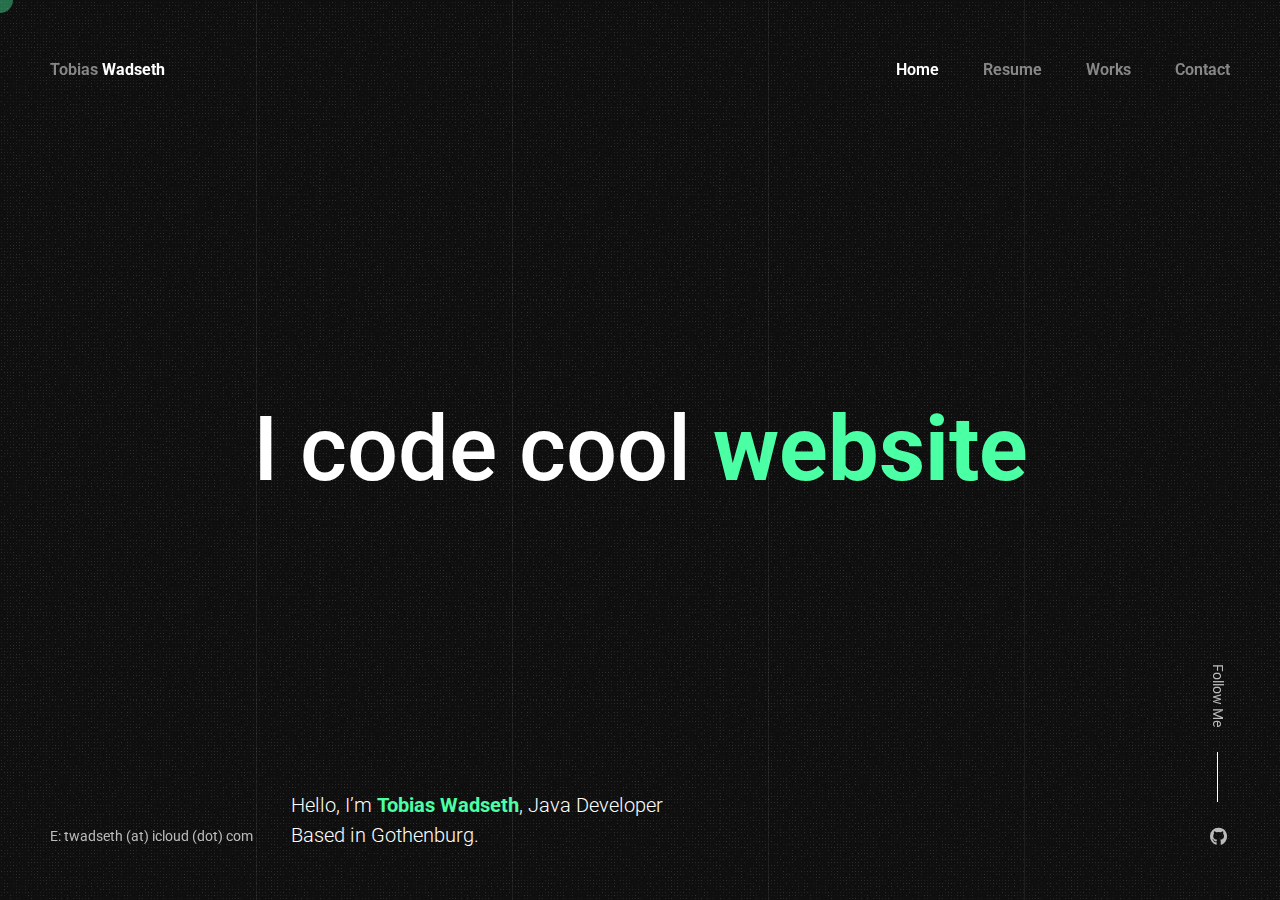
<file: index.html>
﻿<!doctype html>
<html lang="en-US">
<head>

	<!-- Meta -->
	<meta charset="UTF-8">
	<meta name="viewport" content="width=device-width, initial-scale=1, maximum-scale=1">
	<meta name="description" content="Tobias Wadseth - Java developer">
	<meta name="keywords" content="tobias, wadseth, tobias wadseth, portfolio, reproachful, development, web, reproachful development, ui, ux, ui/ux, design">
	<meta name="author" content="Tobias Wadseth">

	<!-- Title -->
	<title>Tobias Wadseth</title>

	<!-- Fonts -->
	<link href="https://fonts.googleapis.com/css?family=Roboto:100,100i,300,300i,400,400i,500,500i,700,700i,900,900i&display=swap&subset=cyrillic" rel="stylesheet">

	<link rel="stylesheet" href="css\min-styles.css">
	<link rel="stylesheet" href="css\all.css">
		
	<!--[if lt IE 9]>
		<script src="http://css3-mediaqueries-js.googlecode.com/svn/trunk/css3-mediaqueries.js"></script>
		<script src="http://html5shim.googlecode.com/svn/trunk/html5.js"></script>
	<![endif]-->

</head>

<body class="home">

	<!-- Preloader -->
	<div class="preloader">
		<div class="centrize full-width">
			<div class="vertical-center">
				<div class="spinner">
					<div class="double-bounce1"></div>
					<div class="double-bounce2"></div>
				</div>
			</div>
		</div>
	</div>
	
	<!-- Container -->
	<div class="container">

		<!-- Cursor -->
		<div class="cursor-follower"></div>
	
		<!-- Header -->
		<header class="header">
			<div class="head-top">

				<!-- menu button -->
				<a href="#" class="menu-btn"><span></span></a>

				<!-- logo -->
				<div class="logo hover-masks-logo">
					<a href="./CV.docx">
						<span class="mask-lnk">Tobias <strong>Wadseth</strong></span>
						<span class="mask-lnk mask-lnk-hover">Download <strong>CV</strong></span>
					</a>
				</div>
				
				<!-- top menu -->						
				<div class="top-menu hover-masks">
					<div class="top-menu-nav">	
						<div class="menu-topmenu-container">
							<ul class="menu">
								<li class="menu-item current-menu-item">
									<a href="index.html">Home</a>
								</li>
								<li class="menu-item">
									<a href="resume.html">Resume</a>
								</li>
								<li class="menu-item">
									<a href="works.html">Works</a>
								</li>
								<li class="menu-item">
									<a href="contact.html">Contact</a>
								</li>
							</ul>
						</div>
					</div>
				</div>

			</div>
		</header>
		
		<!-- Wrapper -->
		<div class="wrapper">	

			<!-- Section Started -->
			<div class="section started" id="section-started">

				<!-- background -->
				<div class="video-bg">
					<div class="video-bg-mask"></div>
					<div class="video-bg-texture" id="grained_container"></div>
				</div>

				<!-- started content -->
				<div class="centrize full-width">
					<div class="vertical-center">
						<div class="started-content">
							<h1 class="h-title">
								Hello, I’m <strong>Tobias Wadseth</strong>, Java Developer <br>
								Based in Gothenburg.
							</h1>
							<div class="h-subtitle typing-subtitle">
								<p>I code cool <strong>websites</strong></p>
								<p>I develop <strong>bungeecord plugins</strong></p>
								<p>I develop <strong>spigot plugins</strong></p>
							</div>
							<span class="typed-subtitle"></span>
						</div>
					</div>
				</div>

			</div>

		</div>
		
		<!-- Footer -->
		<footer class="footer">
			<div class="copy">
				<p>E: twadseth (at) icloud (dot) com</p>
			</div>
			<div class="soc-box">
				<div class="follow-label">Follow Me</div>
				<div class="soc">
					<a target="_blank" href="https://www.github.com/tobiaswadseth">
						<span class="icon fab fa-github"></span>
					</a>
				</div>
			</div>
			<div class="clear"></div>
		</footer>

		<!-- Lines -->
		<div class="lines">
			<div class="content">
				<div class="line-col"></div>
				<div class="line-col"></div>
				<div class="line-col"></div>
				<div class="line-col"></div>
				<div class="line-col"></div>
			</div>
		</div>
		
	</div>

	<script src="js\vendor.min.js"></script>
	<script src="js\scripts.min.js"></script>

</body>
</html>
</file>
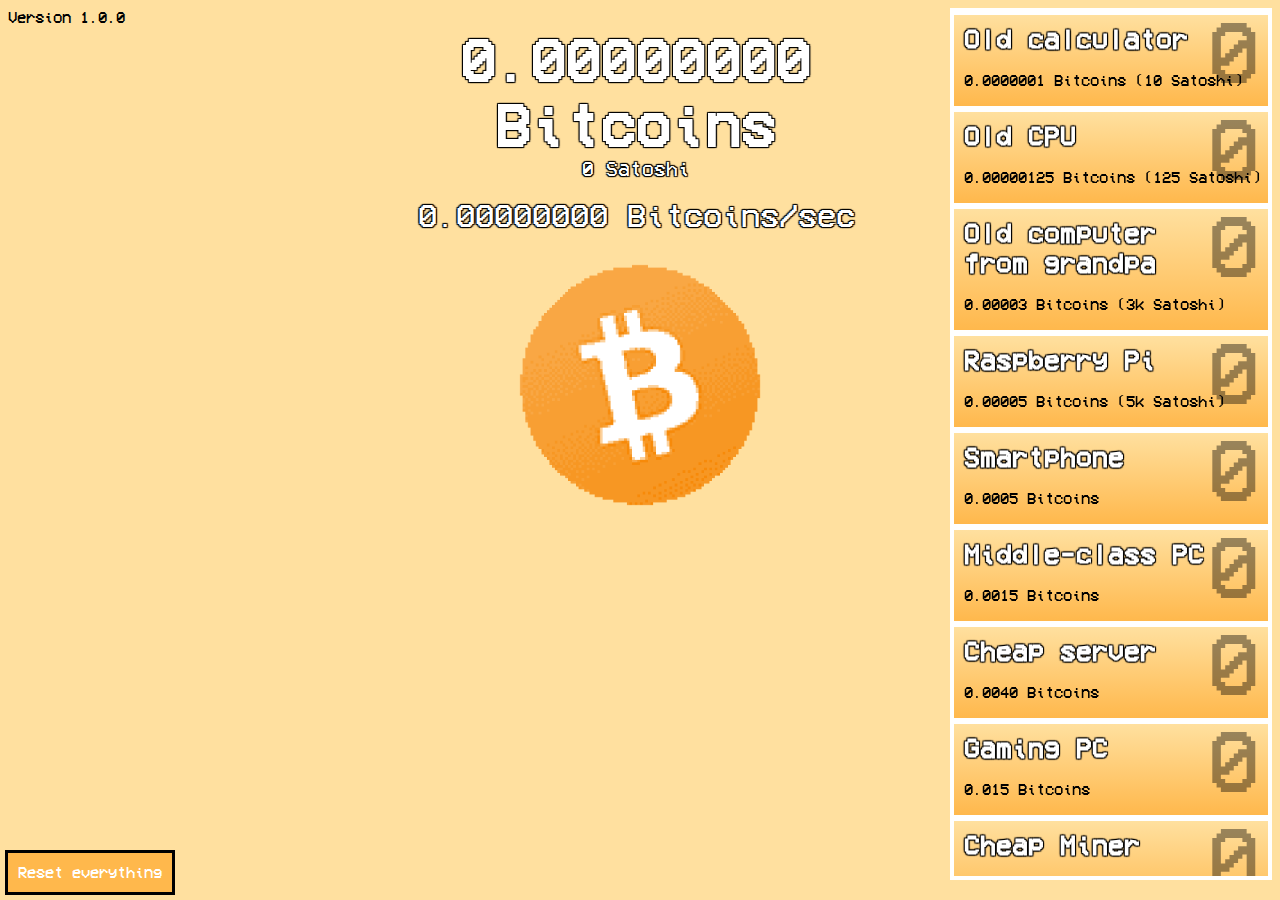
<file: bitcoin/index.html>
<!DOCTYPE html>
<html lang="en">

<head>
    <!-- COMMON TAGS -->
    <meta charset="utf-8">
    <title>Bitcoin Clicker</title>
    <!-- Search Engine -->
    <meta name="description" content="A clicker game where you can get virtual Bitcoins by clicking!">
    <!-- Schema.org for Google -->
    <meta itemprop="name" content="Bitcoin Clicker">
    <meta itemprop="description" content="A clicker game where you can get virtual Bitcoins by clicking!">
    <!-- Twitter -->
    <meta name="twitter:card" content="summary">
    <meta name="twitter:title" content="Bitcoin Clicker">
    <meta name="twitter:description" content="A clicker game where you can get virtual Bitcoins by clicking!">
    <meta name="twitter:site" content="@reproachful_dev">
    <!-- Open Graph general (Facebook, Pinterest & Google+) -->
    <meta name="og:title" content="Bitcoin Clicker">
    <meta name="og:description" content="A clicker game where you can get virtual Bitcoins by clicking!">
    <meta name="og:url" content="">
    <meta name="og:site_name" content="Bitcoin Clicker">
    <meta name="og:type" content="website">

    <!-- Favicon -->
    <link rel="icon" href="images/favicon-32x32.png">

    <!-- Stylesheets -->
    <link rel="stylesheet" type="text/css" href="stylesheets/style.css">
</head>

<body>
    <div class="gameFullContent">
        <div class="leftContainer">
            <span class="version"></span>
            <button class="resetButton">Reset everything</button>
        </div>
        <div class="mainGameContent">
            <h1 class="bitcoinAmountDisplay"><span class="bitcoinAmount">0</span> Bitcoins</h1>
            <p class="satoshiAmountDisplay"><span class="satoshiAmount">0</span> Satoshi</p>
            <p class="bSecRate"><span class="bSecRateNumber">0</span> Bitcoins/sec</p>
            <img class="bitcoin" src="images/bitcoin-8bit.png">
        </div>
        <div class="rightContainer buyItemContainer">
            <ul class="purchaseList">
                <li class="purchaseItem" id="item_oldCalculator" data-price="0.0000001" data-bits-per-sec="0.00000001">
                    <span class="amountOfItem">0</span>
                    <p class="itemHeadline">Old calculator</p>
                    <p class="itemPrice">0.0000001 Bitcoins (10 Satoshi)</p>
                </li>
                <li class="purchaseItem" id="item_oldCpu" data-price="0.00000125" data-bits-per-sec="0.0000001">
                    <span class="amountOfItem">0</span>
                    <p class="itemHeadline">Old CPU</p>
                    <p class="itemPrice">0.00000125 Bitcoins (125 Satoshi)</p>
                </li>
                <li class="purchaseItem" id="item_oldComputerFromGrandpa" data-price="0.00003"
                    data-bits-per-sec="0.000005">
                    <span class="amountOfItem">0</span>
                    <p class="itemHeadline">Old computer from grandpa</p>
                    <p class="itemPrice">0.00003 Bitcoins (3k Satoshi)</p>
                </li>
                <li class="purchaseItem" id="item_raspberrypi" data-price="0.00005" data-bits-per-sec="0.0000075">
                    <span class="amountOfItem">0</span>
                    <p class="itemHeadline">Raspberry Pi</p>
                    <p class="itemPrice">0.00005 Bitcoins (5k Satoshi)</p>
                </li>
                <li class="purchaseItem" id="item_smartphone" data-price="0.0005" data-bits-per-sec="0.000075">
                    <span class="amountOfItem">0</span>
                    <p class="itemHeadline">Smartphone</p>
                    <p class="itemPrice">0.0005 Bitcoins</p>
                </li>
                <li class="purchaseItem" id="item_middleClassPC" data-price="0.0015" data-bits-per-sec="0.000175">
                    <span class="amountOfItem">0</span>
                    <p class="itemHeadline">Middle-class PC</p>
                    <p class="itemPrice">0.0015 Bitcoins</p>
                </li>
                <li class="purchaseItem" id="item_cheapServer" data-price="0.0040" data-bits-per-sec="0.000375">
                    <span class="amountOfItem">0</span>
                    <p class="itemHeadline">Cheap server</p>
                    <p class="itemPrice">0.0040 Bitcoins</p>
                </li>
                <li class="purchaseItem" id="item_gamingPC" data-price="0.015" data-bits-per-sec="0.00175">
                    <span class="amountOfItem">0</span>
                    <p class="itemHeadline">Gaming PC</p>
                    <p class="itemPrice">0.015 Bitcoins</p>
                </li>
                <li class="purchaseItem" id="item_cheapMiner" data-price="0.05" data-bits-per-sec="0.007">
                    <span class="amountOfItem">0</span>
                    <p class="itemHeadline">Cheap Miner</p>
                    <p class="itemPrice">0.05 Bitcoins</p>
                </li>
                <li class="purchaseItem" id="item_highEndPC" data-price="0.15" data-bits-per-sec="0.021">
                    <span class="amountOfItem">0</span>
                    <p class="itemHeadline">High-End PC</p>
                    <p class="itemPrice">0.15 Bitcoins</p>
                </li>
                <li class="purchaseItem" id="item_bigMiner" data-price="1.5" data-bits-per-sec="0.2">
                    <span class="amountOfItem">0</span>
                    <p class="itemHeadline">Big Miner</p>
                    <p class="itemPrice">1.5 Bitcoins</p>
                </li>
                <li class="purchaseItem" id="item_miningFarm" data-price="250" data-bits-per-sec="25">
                    <span class="amountOfItem">0</span>
                    <p class="itemHeadline">Mining Farm</p>
                    <p class="itemPrice">250 Bitcoins</p>
                </li>
                <li class="purchaseItem" id="item_nasaPC" data-price="5000" data-bits-per-sec="500">
                    <span class="amountOfItem">0</span>
                    <p class="itemHeadline">NASA PC</p>
                    <p class="itemPrice">5.000 Bitcoins</p>
                </li>
                <li class="purchaseItem" id="item_quantumRig" data-price="245000" data-bits-per-sec="24500">
                    <span class="amountOfItem">0</span>
                    <p class="itemHeadline">Quantum CPU Mining Rig</p>
                    <p class="itemPrice">245.000 Bitcoins</p>
                </li>
                <li class="purchaseItem" id="item_miningFarmSpace" data-price="2000000" data-bits-per-sec="200000">
                    <span class="amountOfItem">0</span>
                    <p class="itemHeadline">Mining Farm IN SPACE</p>
                    <p class="itemPrice">2.000.000 Bitcoins</p>
                </li>
                <li class="purchaseItem" id="item_miningFarmMoon" data-price="75500000" data-bits-per-sec="7550000">
                    <span class="amountOfItem">0</span>
                    <p class="itemHeadline">Mining Farm ON THE MOON</p>
                    <p class="itemPrice">75.500.000 Bitcoins</p>
                </li>
                <li class="purchaseItem" id="item_bitcoinTimeMachine" data-price="975000000"
                    data-bits-per-sec="97500000">
                    <span class="amountOfItem">0</span>
                    <p class="itemHeadline">Bitcoin Time Machine</p>
                    <p class="itemPrice">975.000.000 Bitcoins</p>
                </li>
                <li class="purchaseItem" id="item_blackHolePoweredMiner" data-price="750000000000"
                    data-bits-per-sec="75000000000">
                    <span class="amountOfItem">0</span>
                    <p class="itemHeadline">Black Hole-powered Miner</p>
                    <p class="itemPrice">750.000.000.000 Bitcoins</p>
                </li>
            </ul>
        </div>
    </div>
    <script src="lib/jquery-3.3.1.min.js"></script>
    <script async src="scripts/app.js" type="text/javascript"></script>
</body>

</html>
</file>
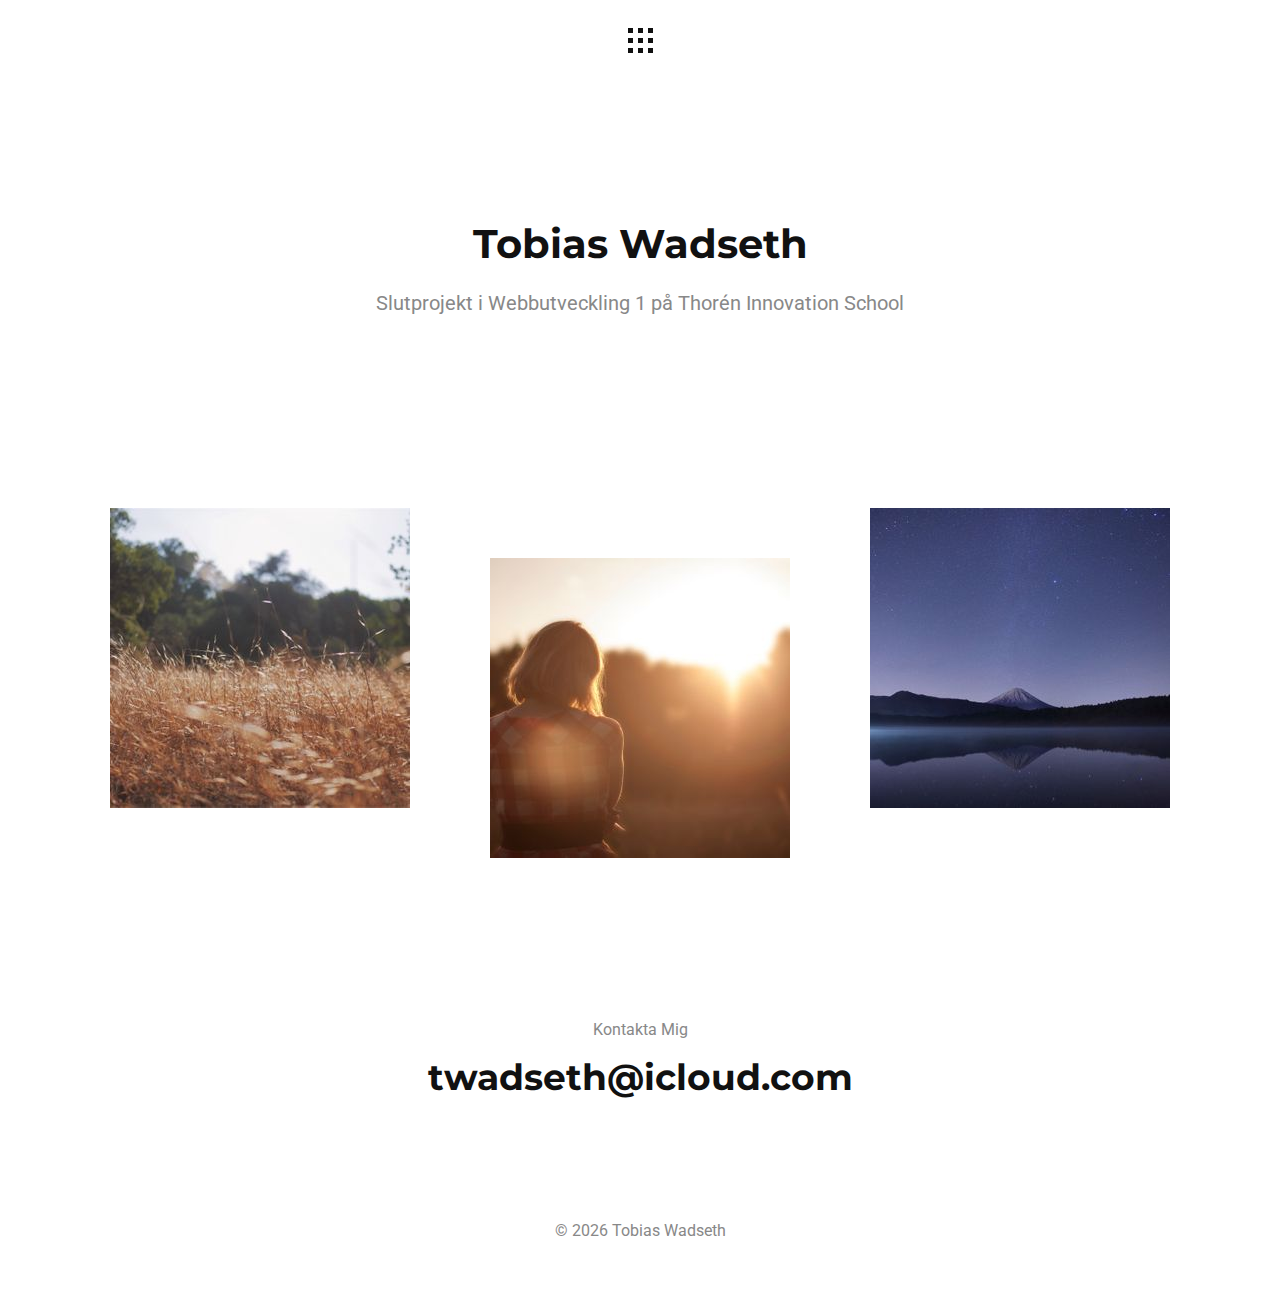
<file: wu1-final/index.html>
<!DOCTYPE html>
<html lang="sv">

<head>
    <meta name="robots" content="nofollow">
    <meta name="description" content="Slutprojekt i Webbutvecling 1 på Thorén Innovation School">
    <meta http-equiv="Content-Type" content="text/html" charset="UTF-8">
    <meta name="viewport" content="width=device-width, initial-scale=1.0, maximum-scale=1">
    <meta http-equiv="X-UA-Compatible" content="ie=edge">
    <title>Tobias Wadseth</title>

    <!-- Stylesheets -->
    <link rel="stylesheet" href="assets/css/bootstrap.min.css" type="text/css" media="all">
    <!-- Font Awesome -->
    <link rel="stylesheet" href="assets/css/all.min.css" type="text/css" media="all">
    <!-- IonIcons -->
    <link rel="stylesheet" href="assets/css/ionicons.min.css" type="text/css" media="all">
    <!-- Egen -->
    <link rel="stylesheet" href="assets/css/style.min.css" type="text/css" media="all">

    <!--[if lt IE 9]>
      <script src="https://oss.maxcdn.com/html5shiv/3.7.2/html5shiv.min.js"></script>
      <script src="https://oss.maxcdn.com/respond/1.4.2/respond.min.js"></script>
    <![endif]-->

</head>

<body>

    <!-- Custom Cursor -->
    <div id="cursor"></div>

    <!-- Preloader -->
    <div id="preloader">
        <div class="loading-area">
            <h3>tobias.</h3>
            <span>laddar...</span>
        </div>
        <div class="left-side"></div>
        <div class="right-side"></div>
    </div>

    <!-- Overlay mörk meny -->
    <div class="overlay-menu d-flex align-items-start flex-column">

        <!-- Stäng ikon -->
        <nav class="navbar navbar-light">
            <div class="container">
                <!-- Stäng ikon -->
                <div class="close-icon">
                    <i class="ion-md-close"></i>
                </div>
            </div>
        </nav>

        <!-- Navigation meny -->
        <ul class="vertical-menu mt-auto">
            <li><a href="./">Portfolio</a>
                <ul class="submenu">
                    <li><a href="portfolio/exempel1.html">Exempel 1</a></li>
                    <li><a href="portfolio/exempel2.html">Exempel 2</a></li>
                    <li><a href="portfolio/exempel3.html">Exempel 3</a></li>
                </ul>
            </li>
            <li><a href="om.html">Om</a></li>
            <li><a href="blogg.html">Blogg</a></li>
            <li><a href="kontakt.html">Kontakt</a></li>
        </ul>

        <!-- Copyright -->
        <footer class="text-center mt-auto">
            <div class="container">
                <span class="copyright">&copy; <span id="overlay-year"></span> Tobias Wadseth</span>
            </div>
        </footer>
    </div>

    <!-- Sid wrapper -->
    <div class="site-wrapper">

        <!-- Sid header -->
        <header>
            <nav class="navbar navbar-light">
                <div class="container d-flex">
                    <!-- Menu icon -->
                    <div class="menu-icon justify-content-end">
                        <span></span>
                        <span></span>
                        <span></span>
                    </div>
                </div>
            </nav>
        </header>

        <!-- Hem rubrik -->
        <section class="home-text text-center">
            <div class="container">
                <h2>Tobias Wadseth</h2>
                <span>Slutprojekt i Webbutveckling 1 på Thorén Innovation School</span>
            </div>
        </section>

        <!-- Portfolio section -->
        <section class="home-portfolio">
            <div class="container">

                <div class="row masonry clearfix">

                    <!-- Kolumn -->
                    <div class="col-md-4 col-sm-6 grid-item">
                        <!-- Portfolio artikel -->
                        <div class="portfolio-item">
                            <!-- Hover -->
                            <div class="hover">

                                <div class="info">
                                    <!-- Titel -->
                                    <h3><a href="portfolio/exempel1.html">Exempel 1</a></h3>
                                    <span>Webbutveckling</span>
                                    <!-- Ikoner -->
                                    <div class="icons">
                                        <a href="portfolio/exempel1.html" class="more-link">
                                            <i class="ion-md-arrow-forward"></i>
                                        </a>
                                    </div>
                                </div>

                                <!-- Bakgrund overlay -->
                                <div class="overlay">
                                    <span></span>
                                    <span></span>
                                    <span></span>
                                    <span></span>
                                </div>
                            </div>
                            <!-- Bild -->
                            <img src="resources/images/portfolio/example1/cover.jpg" alt="Portfolio Bild">
                        </div>
                    </div>

                    <!-- Kolumn -->
                    <div class="col-md-4 col-sm-6 grid-item">
                        <!-- Portfolio artikel -->
                        <div class="portfolio-item">
                            <!-- Hover -->
                            <div class="hover">

                                <div class="info">
                                    <!-- Titel -->
                                    <h3><a href="portfolio/exempel2.html">Exempel 2</a></h3>
                                    <span>Webbutveckling</span>
                                    <!-- Ikoner -->
                                    <div class="icons">
                                        <a href="portfolio/exempel2.html" class="more-link">
                                            <i class="ion-md-arrow-forward"></i>
                                        </a>
                                    </div>
                                </div>

                                <!-- Bakgrund overlay -->
                                <div class="overlay">
                                    <span></span>
                                    <span></span>
                                    <span></span>
                                    <span></span>
                                </div>
                            </div>
                            <!-- Bild -->
                            <img src="resources/images/portfolio/example2/cover.jpg" alt="Portfolio Bild">
                        </div>
                    </div>

                    <!-- Kolumn -->
                    <div class="col-md-4 col-sm-6 grid-item">
                        <!-- Portfolio artikel -->
                        <div class="portfolio-item">
                            <!-- Hover -->
                            <div class="hover">

                                <div class="info">
                                    <!-- Titel -->
                                    <h3><a href="portfolio/exempel3.html">Exempel 3</a></h3>
                                    <span>Webbutveckling</span>
                                    <!-- Ikoner -->
                                    <div class="icons">
                                        <a href="portfolio/exempel3.html" class="more-link">
                                            <i class="ion-md-arrow-forward"></i>
                                        </a>
                                    </div>
                                </div>

                                <!-- Bakgrund overlay -->
                                <div class="overlay">
                                    <span></span>
                                    <span></span>
                                    <span></span>
                                    <span></span>
                                </div>
                            </div>
                            <!-- Image -->
                            <img src="resources/images/portfolio/example3/cover.jpg" alt="Portfolio Bild">
                        </div>
                    </div>

                </div>

                <!-- Pagination -->
                <div class="text-center load-more">
                    <!-- Ladda mer -->
                    <button>
                        <i class="icon ion-md-arrow-down"></i>
                    </button>
                    <!-- Numererad -->
                    <ul id="pagination-selector" class="portfolio-pagination list-inline d-none">
                        <li class="list-inline-item"><a href="#">1</a></li>
                    </ul>
                </div>
            </div>
        </section>

        <!-- Email -->
        <section class="cta text-center clearfix">
            <div class="container">
                <span>Kontakta Mig</span>
                <h2><a href="kontakt.html">twadseth@icloud.com</a></h2>
            </div>
        </section>

        <!-- Footer -->
        <footer class="text-center">
            <div class="container">
                <span class="copyright">&copy; <span id="year"></span> Tobias Wadseth</span>
            </div>
        </footer>
    </div>

    <!-- Go to top -->
    <a href="javascript:" id="return-to-top"><i class="ion-md-arrow-up"></i></a>

    <!-- Scripts -->
    <script src="assets/js/jquery-1.12.3.min.js"></script>
    <script src="assets/js/popper.min.js"></script>
    <script src="assets/js/bootstrap.min.js"></script>
    <script src="assets/js/masonry.pkgd.min.js"></script>
    <script src="assets/js/imagesloaded.pkgd.min.js"></script>
    <script src="assets/js/jquery.stellar.js"></script>
    <script src="assets/js/infinite-scroll.min.js"></script>
    <script src="assets/js/custom.js"></script>

</body>

</html>
</file>
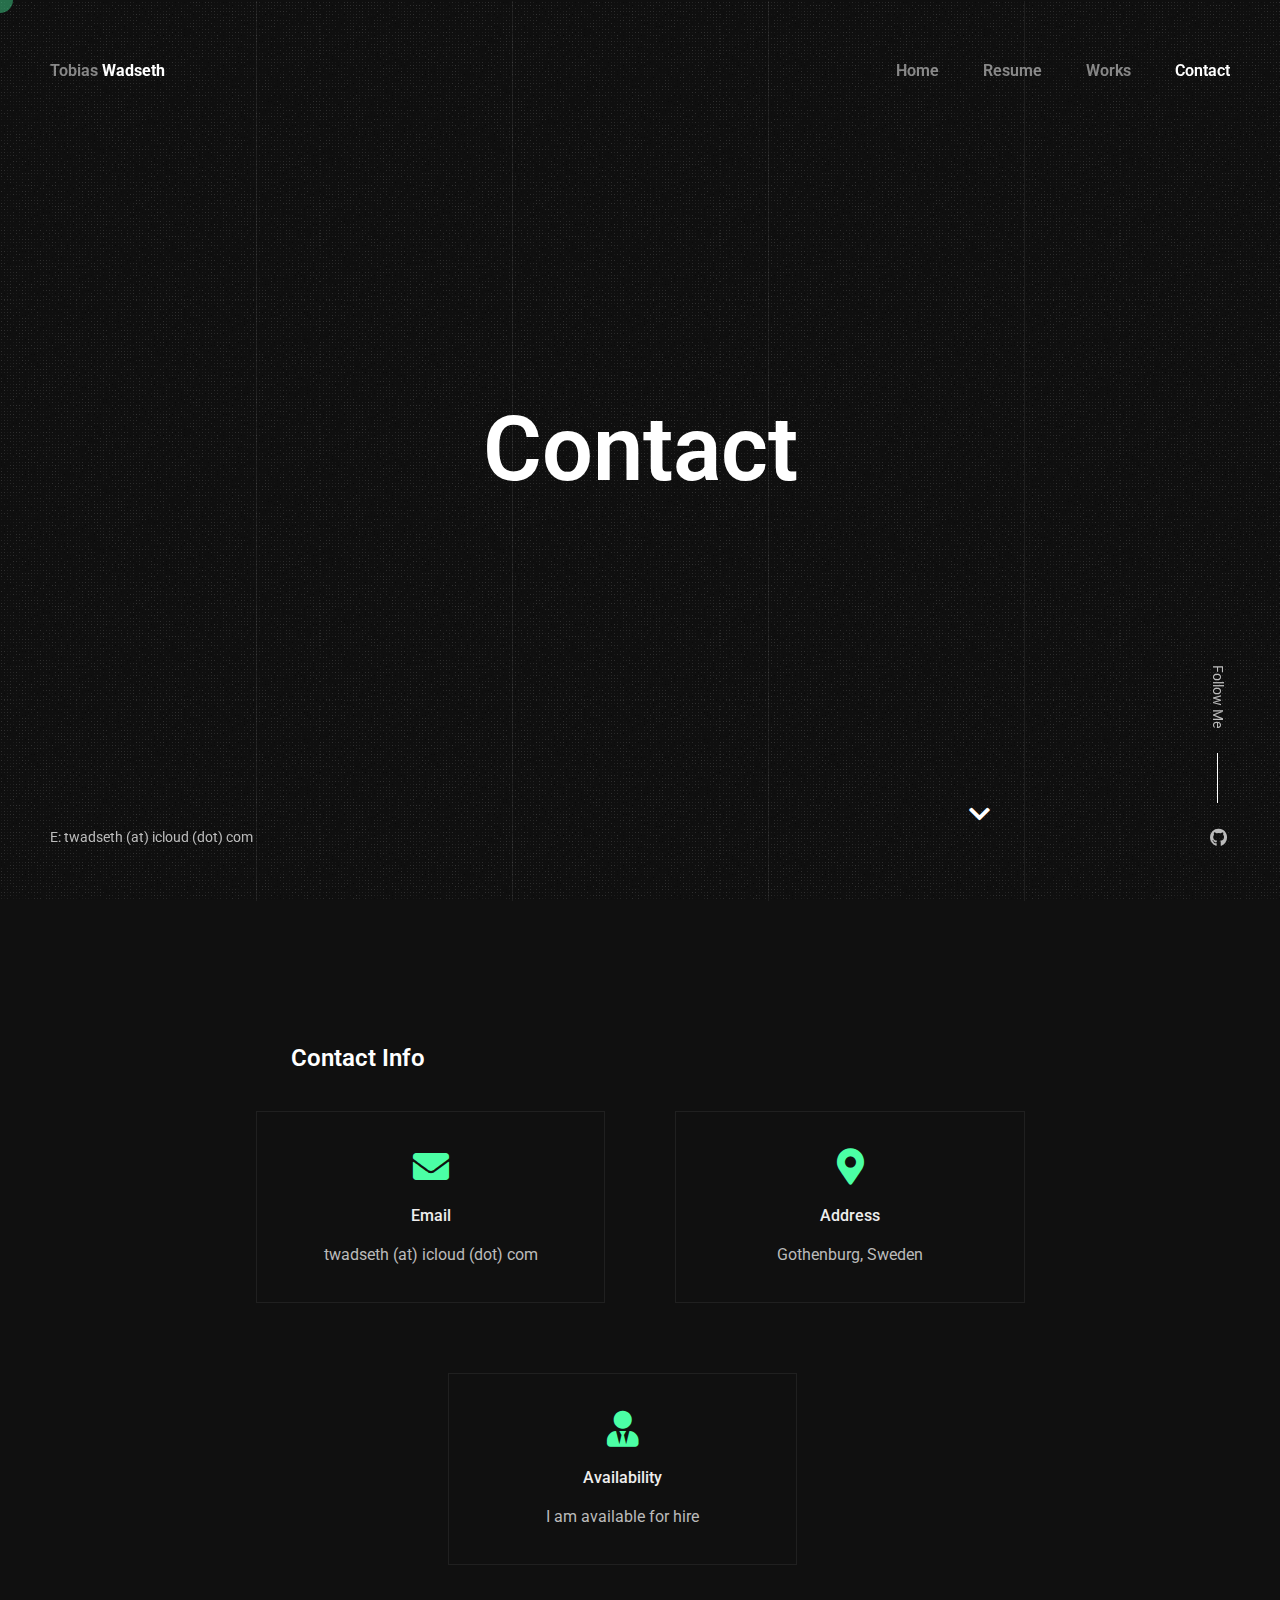
<file: contact.html>
﻿<!doctype html>
<html lang="en-US">
<head>

	<!-- Meta -->
	<meta charset="UTF-8">
	<meta name="viewport" content="width=device-width, initial-scale=1, maximum-scale=1">
	<meta name="description" content="Tobias Wadseth - Java developer">
	<meta name="keywords" content="tobias, wadseth, tobias wadseth, portfolio, reproachful, development, web, reproachful development, ui, ux, ui/ux, design">
	<meta name="author" content="Tobias Wadseth">

	<!-- Title -->
	<title>Tobias Wadseth</title>

	<!-- Fonts -->
	<link href="https://fonts.googleapis.com/css?family=Roboto:100,100i,300,300i,400,400i,500,500i,700,700i,900,900i&display=swap&subset=cyrillic" rel="stylesheet">

	<link rel="stylesheet" href="css\min-styles.css">
	<link rel="stylesheet" href="css\all.css">
		
	<!--[if lt IE 9]>
		<script src="http://css3-mediaqueries-js.googlecode.com/svn/trunk/css3-mediaqueries.js"></script>
		<script src="http://html5shim.googlecode.com/svn/trunk/html5.js"></script>
	<![endif]-->

</head>

<body>

	<!-- Preloader -->
	<div class="preloader">
		<div class="centrize full-width">
			<div class="vertical-center">
				<div class="spinner">
					<div class="double-bounce1"></div>
					<div class="double-bounce2"></div>
				</div>
			</div>
		</div>
	</div>
	
	<!-- Container -->
	<div class="container">

		<!-- Cursor -->
		<div class="cursor-follower"></div>
	
		<!-- Header -->
		<header class="header">
			<div class="head-top">

				<!-- menu button -->
				<a href="#" class="menu-btn"><span></span></a>

				<!-- logo -->
				<div class="logo hover-masks-logo">
					<a href="./CV.docx">
						<span class="mask-lnk">Tobias <strong>Wadseth</strong></span>
						<span class="mask-lnk mask-lnk-hover">Download <strong>CV</strong></span>
					</a>
				</div>
				
				<!-- top menu -->						
				<div class="top-menu hover-masks">
					<div class="top-menu-nav">	
						<div class="menu-topmenu-container">
							<ul class="menu">
								<li class="menu-item">
									<a href="index.html">Home</a>
								</li>
								<li class="menu-item">
									<a href="resume.html">Resume</a>
								</li>
								<li class="menu-item">
									<a href="works.html">Works</a>
								</li>
								<li class="menu-item current-menu-item">
									<a href="contact.html">Contact</a>
								</li>
							</ul>
						</div>
					</div>
				</div>

			</div>
		</header>
		
		<!-- Wrapper -->
		<div class="wrapper">

			<!-- Section Started -->
			<div class="section started section-title" id="section-started">

				<!-- background -->
				<div class="video-bg">
					<div class="video-bg-mask"></div>
					<div class="video-bg-texture" id="grained_container"></div>
				</div>

				<!-- started content -->
				<div class="centrize full-width">
					<div class="vertical-center">
						<div class="started-content">
							<h1 class="h-title">Contact</h1>
							<div class="h-subtitles">
								<div class="h-subtitle typing-bread">
									<p class="breadcrumbs">
										<a href="index.html">Home</a> / Contact
									</p>
								</div>
								<span class="typed-bread"></span>
							</div>
						</div>
					</div>
				</div>

				<!-- mosue button -->
				<a href="#" class="mouse_btn" style="display: none;"><span class="icon fas fa-chevron-down"></span></a>

			</div>

			<!-- Section Contacts Info -->
			<div class="section contacts" id="section-contacts-info">
				<div class="content">

					<!-- title -->
					<div class="title">
						<div class="title_inner">Contact Info</div>
					</div>

					<!-- contacts items -->
					<div class="service-items">
						
						<div class="service-col">
							<div class="service-item content-box">
								<div class="icon"><span class="fas fa-envelope"></span></div>
								<div class="name">Email</div>
								<div class="text">twadseth (at) icloud (dot) com</div>
							</div>
						</div>

						<div class="service-col">
							<div class="service-item content-box">
								<div class="icon"><span class="fas fa-map-marker-alt"></span></div>
								<div class="name">Address</div>
								<div class="text">Gothenburg, Sweden</div>
							</div>
						</div>

						<div class="service-col">
							<div class="service-item content-box">
								<div class="icon"><span class="fas fa-user-tie"></span></div>
								<div class="name">Availability</div>
								<div class="text">I am available for hire</div>
							</div>
						</div>

					</div>

					<div class="clear"></div>
				</div>
			</div>

		</div>
		
		<!-- Footer -->
		<footer class="footer">
			<div class="copy">
				<p>E: twadseth (at) icloud (dot) com</p>
			</div>
			<div class="soc-box">
				<div class="follow-label">Follow Me</div>
				<div class="soc">
					<a target="_blank" href="https://www.github.com/tobiaswadseth">
						<span class="icon fab fa-github"></span>
					</a>
				</div>
			</div>
			<div class="clear"></div>
		</footer>

		<!-- Lines -->
		<div class="lines">
			<div class="line-col"></div>
			<div class="line-col"></div>
			<div class="line-col"></div>
			<div class="line-col"></div>
			<div class="line-col"></div>
		</div>
		
	</div>

	<script src="js\vendor.min.js"></script>
	<script src="js\scripts.min.js"></script>

</body>
</html>
</file>
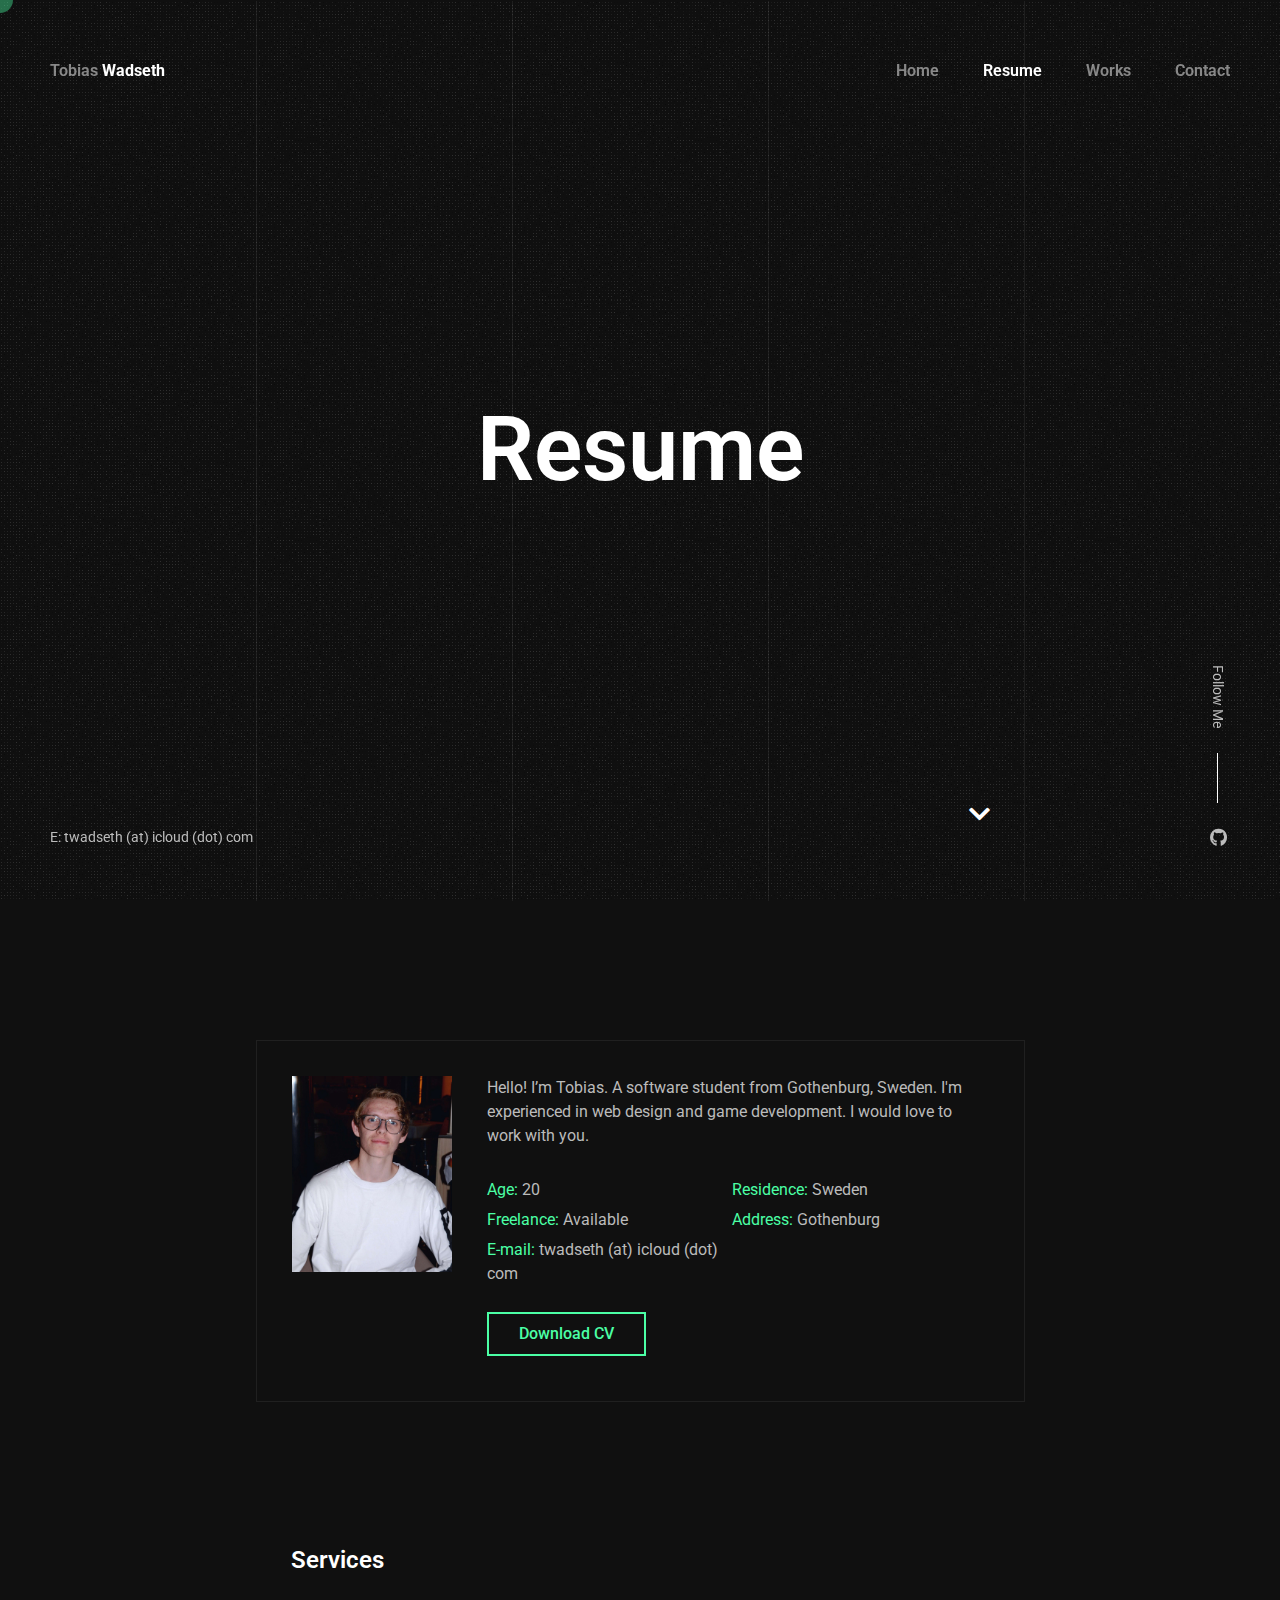
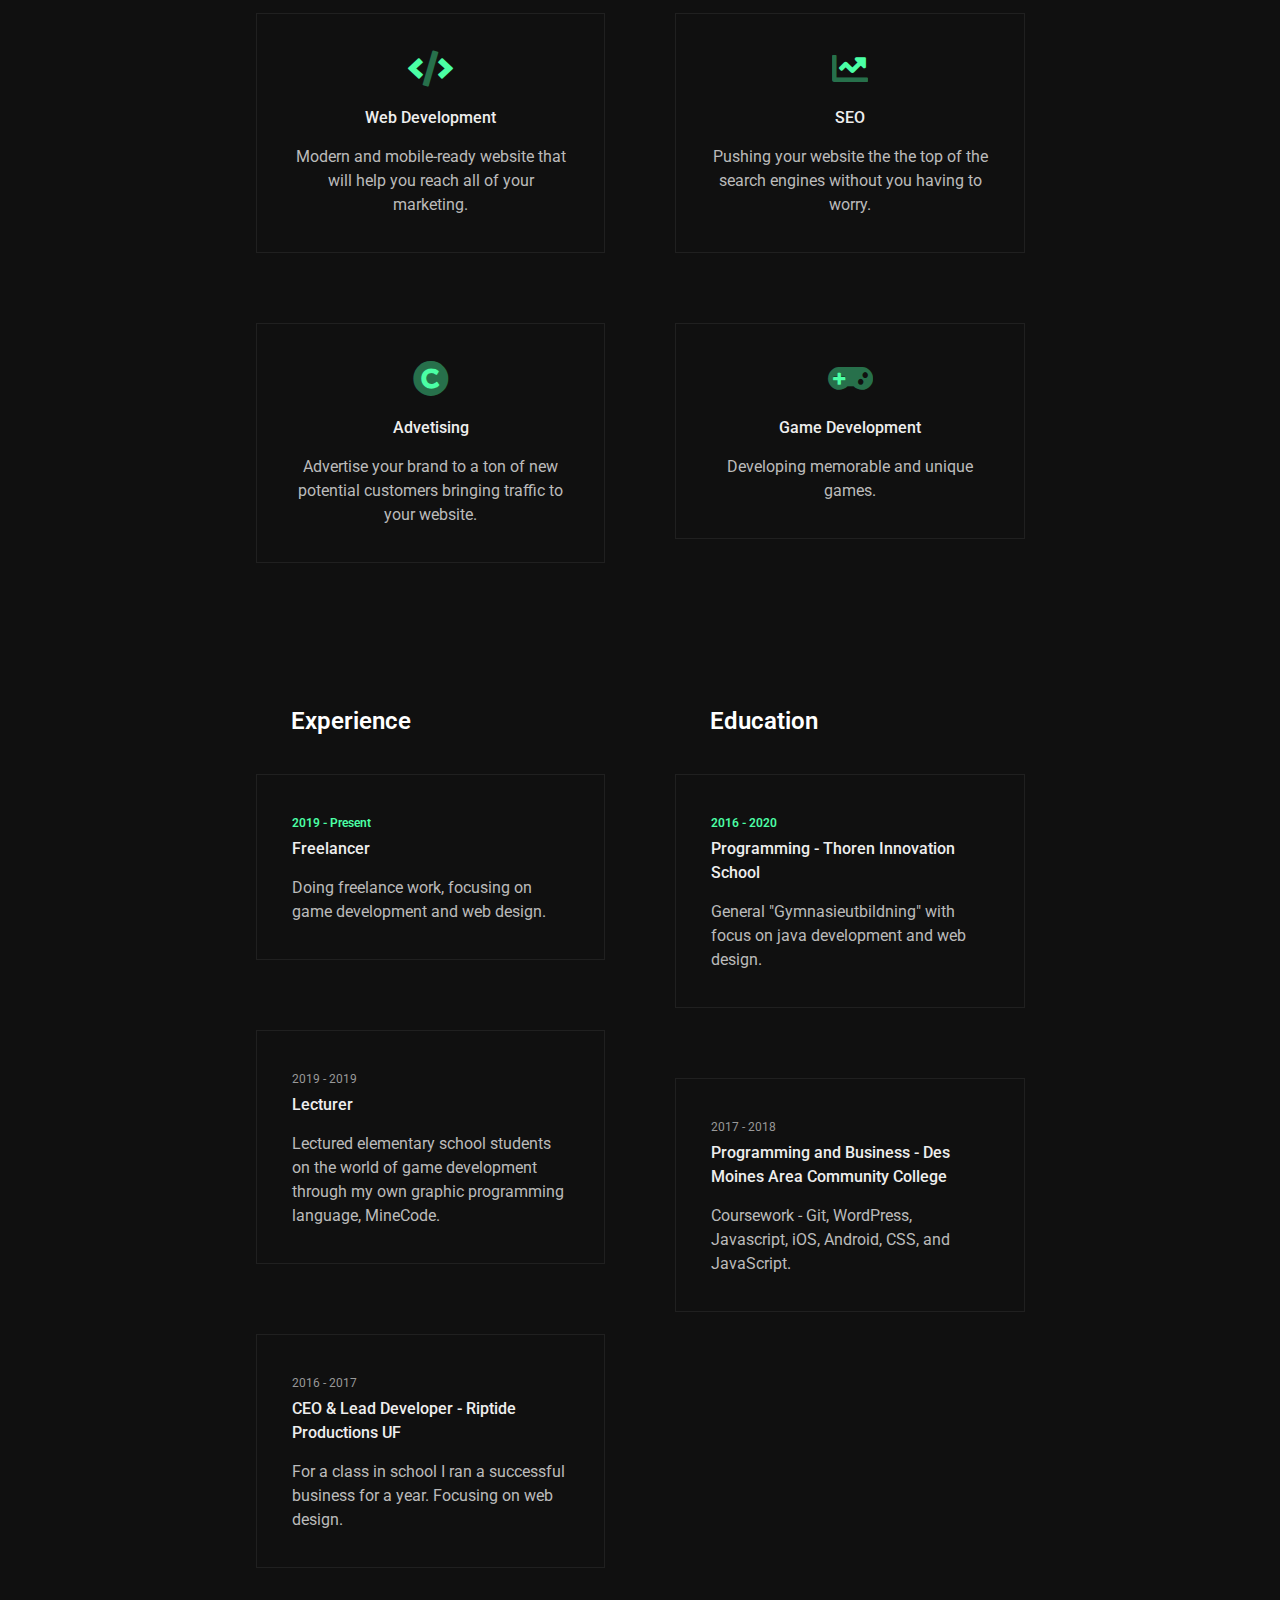
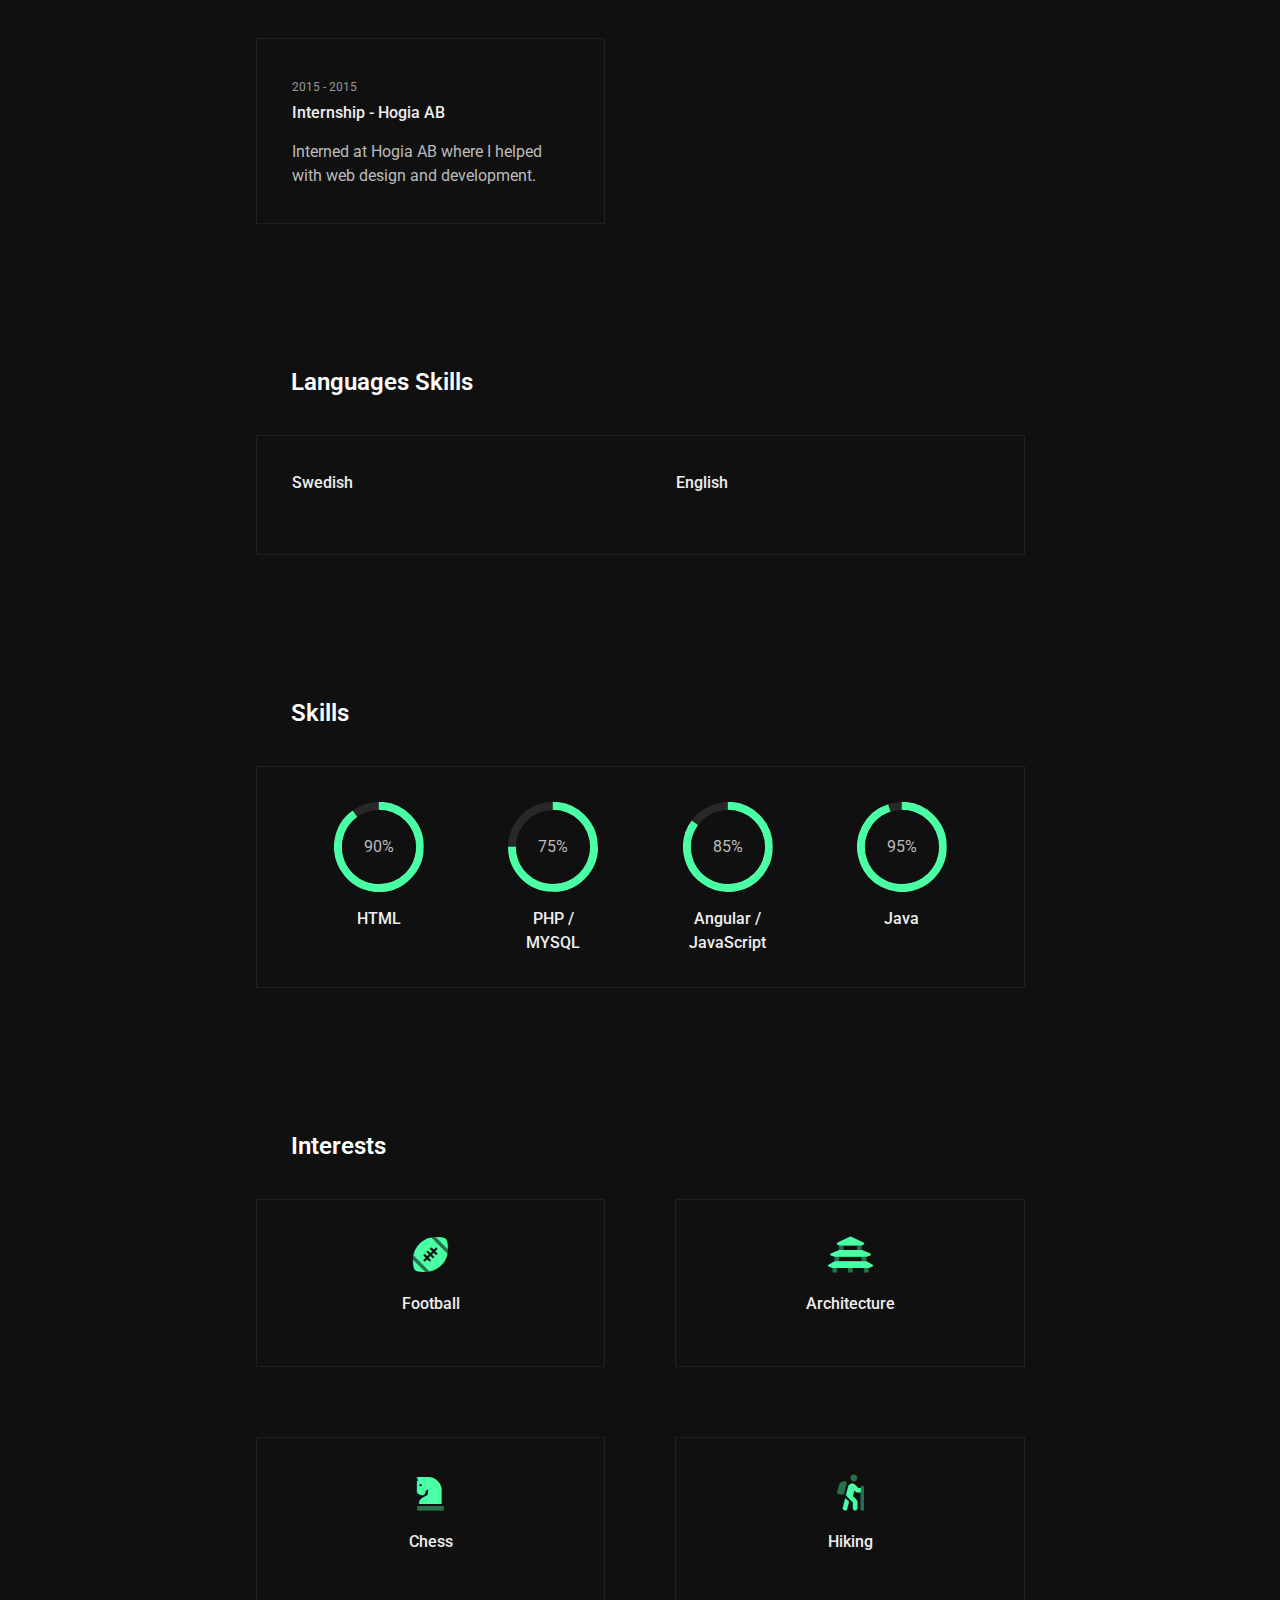
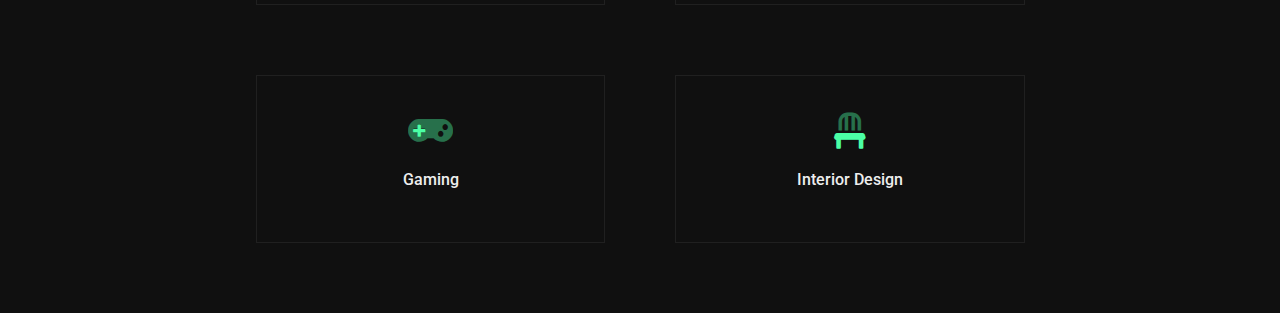
<file: resume.html>
﻿<!doctype html>
<html lang="en-US">
<head>

	<!-- Meta -->
	<meta charset="UTF-8">
	<meta name="viewport" content="width=device-width, initial-scale=1, maximum-scale=1">
	<meta name="description" content="Tobias Wadseth - Java developer">
	<meta name="keywords" content="tobias, wadseth, tobias wadseth, portfolio, reproachful, development, web, reproachful development, ui, ux, ui/ux, design">
	<meta name="author" content="Tobias Wadseth">

	<!-- Title -->
	<title>Tobias Wadseth</title>

	<!-- Fonts -->
	<link href="https://fonts.googleapis.com/css?family=Roboto:100,100i,300,300i,400,400i,500,500i,700,700i,900,900i&display=swap&subset=cyrillic" rel="stylesheet">

	<link rel="stylesheet" href="css\min-styles.css">
	<link rel="stylesheet" href="css\all.css">
		
	<!--[if lt IE 9]>
		<script src="http://css3-mediaqueries-js.googlecode.com/svn/trunk/css3-mediaqueries.js"></script>
		<script src="http://html5shim.googlecode.com/svn/trunk/html5.js"></script>
	<![endif]-->

</head>

<body>

	<!-- Preloader -->
	<div class="preloader">
		<div class="centrize full-width">
			<div class="vertical-center">
				<div class="spinner">
					<div class="double-bounce1"></div>
					<div class="double-bounce2"></div>
				</div>
			</div>
		</div>
	</div>
	
	<!-- Container -->
	<div class="container">

		<!-- Cursor -->
		<div class="cursor-follower"></div>
	
		<!-- Header -->
		<header class="header">
			<div class="head-top">

				<!-- menu button -->
				<a href="#" class="menu-btn"><span></span></a>

				<!-- logo -->
				<div class="logo hover-masks-logo">
					<a href="./CV.docx">
						<span class="mask-lnk">Tobias <strong>Wadseth</strong></span>
						<span class="mask-lnk mask-lnk-hover">Download <strong>CV</strong></span>
					</a>
				</div>
				
				<!-- top menu -->						
				<div class="top-menu hover-masks">
					<div class="top-menu-nav">	
						<div class="menu-topmenu-container">
							<ul class="menu">
								<li class="menu-item">
									<a href="index.html">Home</a>
								</li>
								<li class="menu-item current-menu-item">
									<a href="resume.html">Resume</a>
								</li>
								<li class="menu-item">
									<a href="works.html">Works</a>
								</li>
								<li class="menu-item">
									<a href="contact.html">Contact</a>
								</li>
							</ul>
						</div>
					</div>
				</div>

			</div>
		</header>
		
		<!-- Wrapper -->
		<div class="wrapper">

			<!-- Section Started -->
			<div class="section started section-title" id="section-started">

				<!-- background -->
				<div class="video-bg">
					<div class="video-bg-mask"></div>
					<div class="video-bg-texture" id="grained_container"></div>
				</div>

				<!-- started content -->
				<div class="centrize full-width">
					<div class="vertical-center">
						<div class="started-content">
							<h1 class="h-title">Resume</h1>
							<div class="h-subtitles">
								<div class="h-subtitle typing-bread">
									<p class="breadcrumbs">
										<a href="index.html">Home</a> / Resume
									</p>
								</div>
								<span class="typed-bread"></span>
							</div>
						</div>
					</div>
				</div>

				<!-- mosue button -->
				<a href="#" class="mouse_btn" style="display: none;"><span class="icon fas fa-chevron-down"></span></a>

			</div>

			<!-- Section About -->
			<div class="section about" id="section-about">
				<div class="content content-box">

					<!-- image -->
					<div class="image">
						<img src="images\me.jpg" alt="Profile picture of me">
					</div>

					<!-- desc -->
					<div class="desc">
						<p>Hello! I’m Tobias. A software student from Gothenburg, Sweden. I'm experienced in web design and game development. I would love to work with you.</p>
						<div class="info-list">
							<ul>
								<li><strong>Age:</strong> 20</li>
								<li><strong>Residence:</strong> Sweden</li>
								<li><strong>Freelance:</strong> Available</li>
								<li><strong>Address:</strong> Gothenburg</li>
								<li><strong>E-mail:</strong> twadseth (at) icloud (dot) com</li>
							</ul>
						</div>
						<div class="bts">
							<a href="#" class="btn hover-animated">
								<span class="circle"></span>
								<span class="lnk">Download CV</span>
							</a>
						</div>
					</div>

					<div class="clear"></div>
				</div>
			</div>

			<!-- Section Service -->
			<div class="section service" id="section-services">
				<div class="content">

					<!-- title -->
					<div class="title">
						<div class="title_inner">Services</div>
					</div>

					<!-- service items -->
					<div class="service-items">

						<div class="service-col">
							<div class="service-item content-box">
								<div class="icon"><span class="fad fa-code"></span></div>
								<div class="name">Web Development</div>
								<div class="text">Modern and mobile-ready website that will help you reach all of your marketing.</div>
							</div>
						</div>
						
						<div class="service-col">
							<div class="service-item content-box">
								<div class="icon"><span class="fad fa-chart-line"></span></div>
								<div class="name">SEO</div>
								<div class="text">Pushing your website the the top of the search engines without you having to worry.</div>
							</div>
						</div>

						<div class="service-col">
							<div class="service-item content-box">
								<div class="icon"><span class="fad fa-copyright"></span></div>
								<div class="name">Advetising</div>
								<div class="text">Advertise your brand to a ton of new potential customers bringing traffic to your website.</div>
							</div>
						</div>

						<div class="service-col">
							<div class="service-item content-box">
								<div class="icon"><span class="fad fa-gamepad"></span></div>
								<div class="name">Game Development</div>
								<div class="text">Developing memorable and unique games.</div>
							</div>
						</div>

					</div>

					<div class="clear"></div>
				</div>
			</div>

			<!-- Section Resume -->
			<div class="section resume" id="section-history">
				<div class="content">
					<div class="cols">

						<div class="col col-md">

							<!-- title -->
							<div class="title">
								<div class="title_inner">Experience</div>
							</div>
							
							<!-- resume items -->
							<div class="resume-items">
								
								<div class="resume-item content-box active">
									<div class="date">2019 - Present</div>
									<div class="name">Freelancer</div>
									<div class="text">Doing freelance work, focusing on game development and web design.</div>
								</div>

								<div class="resume-item content-box">
									<div class="date">2019 - 2019</div>
									<div class="name">Lecturer</div>
									<div class="text">Lectured elementary school students on the world of game development through my own graphic programming language, MineCode.</div>
								</div>

								<div class="resume-item content-box">
									<div class="date">2016 - 2017</div>
									<div class="name">CEO & Lead Developer - Riptide Productions UF</div>
									<div class="text">For a class in school I ran a successful business for a year. Focusing on web design.</div>
								</div>

								<div class="resume-item content-box">
									<div class="date">2015 - 2015</div>
									<div class="name">Internship - Hogia AB</div>
									<div class="text">Interned at Hogia AB where I helped with web design and development.</div>
								</div>

							</div>

						</div>
						
						<div class="col col-md">

							<!-- title -->
							<div class="title">
								<div class="title_inner">Education</div>
							</div>
							
							<!-- resume items -->
							<div class="resume-items">

								<div class="resume-item content-box active">
									<div class="date">2016 - 2020</div>
									<div class="name">Programming - Thoren Innovation School</div>
									<div class="text">General "Gymnasieutbildning" with focus on java development and web design.</div>
								</div>

								<div class="resume-item content-box">
									<div class="date">2017 - 2018</div>
									<div class="name">Programming and Business - Des Moines Area Community College</div>
									<div class="text">Coursework - Git, WordPress, Javascript, iOS, Android, CSS, and JavaScript.</div>
								</div>

							</div>
						</div>

					</div>
				</div>
			</div>

			<!-- Section Languages Skills -->
			<div class="section skills" id="section-skills-lang">
				<div class="content">

					<!-- title -->
					<div class="title">
						<div class="title_inner">Languages Skills</div>
					</div>

					<!-- skills items -->
					<div class="skills dotted content-box">
						<ul>
							<li> 
								<div class="name">Swedish</div>
								<div class="progress">
									<div class="percentage" style="width: 100%;">
										<span class="percent">100%</span>
									</div>
								</div>
							</li>
							<li> 
								<div class="name">English</div>
								<div class="progress">
									<div class="percentage" style="width: 90%;">
										<span class="percent">90%</span>
									</div>
								</div>
							</li>
						</ul>
					</div>
				</div>

			</div>

			<!-- Section Coding Skills -->
			<div class="section skills" id="section-skills-code">
				<div class="content">
					
					<!-- title -->
					<div class="title">
						<div class="title_inner">Skills</div>
					</div>

					<!-- skills items -->
					<div class="skills circles content-box">
						<ul>
							<li> 
								<div class="name">HTML</div>
								<div class="progress p90"> <!-- p90 = 90% circle fill color -->
									<div class="percentage">
										<span class="percent">90%</span>
									</div>
									<span>90%</span>
								</div>
							</li>
							<li> 
								<div class="name">PHP / MYSQL</div>
								<div class="progress p75"> <!-- p75 = 75% circle fill color -->
									<div class="percentage">
										<span class="percent">75%</span>
									</div>
									<span>75%</span>
								</div>
							</li>
							<li> 
								<div class="name">Angular / JavaScript</div>
								<div class="progress p85"> <!-- p85 = 85% circle fill color -->
									<div class="percentage">
										<span class="percent">85%</span>
									</div>
									<span>85%</span>
								</div>
							</li>
							<li> 
								<div class="name">Java</div>
								<div class="progress p95"> <!-- p95 = 95% circle fill color -->
									<div class="percentage">
										<span class="percent">95%</span>
									</div>
									<span>95%</span>
								</div>
							</li>
						</ul>
					</div>

				</div>
			</div>

			<!-- Section Interests -->
			<div class="section service" id="section-interests">
				<div class="content">

					<!-- title -->
					<div class="title">
						<div class="title_inner">Interests</div>
					</div>

					<!-- interests items -->
					<div class="service-items">

						<div class="service-col">
							<div class="service-item content-box">
								<div class="icon"><span class="fad fa-football-ball"></span></div>
								<div class="name">Football</div>
							</div>
						</div>

						<div class="service-col">
							<div class="service-item content-box">
								<div class="icon"><span class="fad fa-vihara"></span></div>
								<div class="name">Architecture</div>
							</div>
						</div>

						<div class="service-col">
							<div class="service-item content-box">
								<div class="icon"><span class="fad fa-chess-knight"></span></div>
								<div class="name">Chess</div>
							</div>
						</div>

						<div class="service-col">
							<div class="service-item content-box">
								<div class="icon"><span class="fad fa-hiking"></span></div>
								<div class="name">Hiking</div>
							</div>
						</div>

						<div class="service-col">
							<div class="service-item content-box">
								<div class="icon"><span class="fad fa-gamepad"></span></div>
								<div class="name">Gaming</div>
							</div>
						</div>

						<div class="service-col">
							<div class="service-item content-box">
								<div class="icon"><span class="fad fa-chair"></span></div>
								<div class="name">Interior Design</div>
							</div>
						</div>

					</div>

					<div class="clear"></div>
				</div>
			</div>
		
		<!-- Footer -->
		<footer class="footer">
			<div class="copy">
				<p>E: twadseth (at) icloud (dot) com</p>
			</div>
			<div class="soc-box">
				<div class="follow-label">Follow Me</div>
				<div class="soc">
					<a target="_blank" href="https://www.github.com/tobiaswadseth">
						<span class="icon fab fa-github"></span>
					</a>
				</div>
			</div>
			<div class="clear"></div>
		</footer>

		<!-- Lines -->
		<div class="lines">
			<div class="line-col"></div>
			<div class="line-col"></div>
			<div class="line-col"></div>
			<div class="line-col"></div>
			<div class="line-col"></div>
		</div>
		
	</div>

	<script src="js\vendor.min.js"></script>
	<script src="js\scripts.min.js"></script>

</body>
</html>
</file>
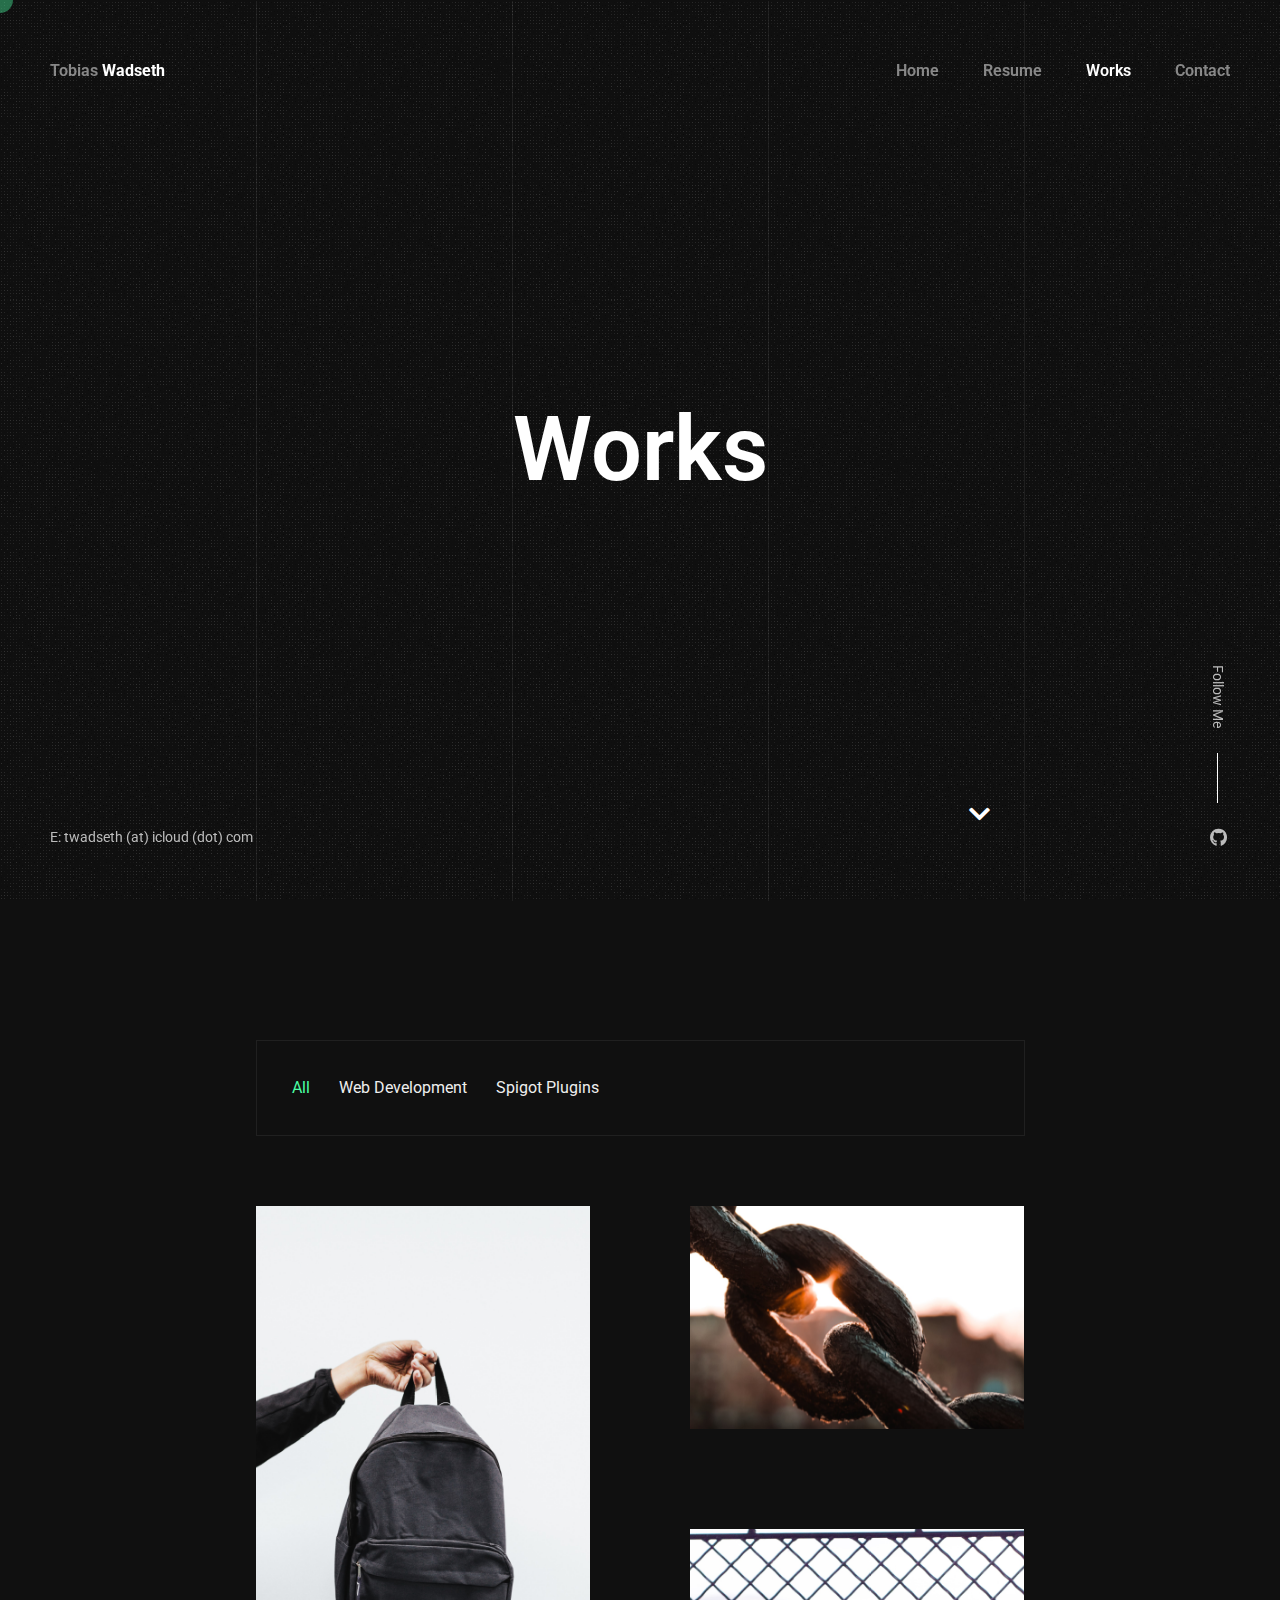
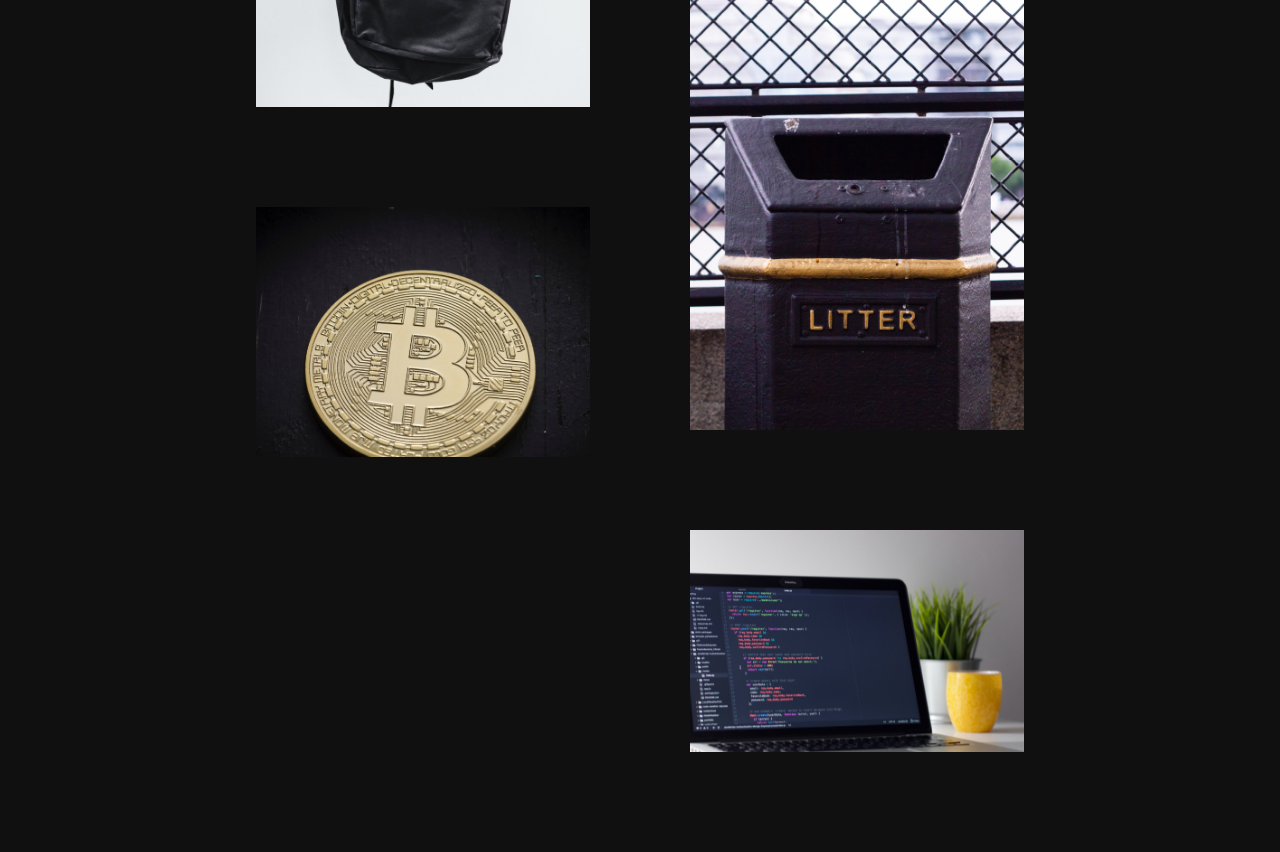
<file: works.html>
﻿<!doctype html>
<html lang="en-US">
<head>

	<!-- Meta -->
	<meta charset="UTF-8">
	<meta name="viewport" content="width=device-width, initial-scale=1, maximum-scale=1">
	<meta name="description" content="Tobias Wadseth - Java developer">
	<meta name="keywords" content="tobias, wadseth, tobias wadseth, portfolio, reproachful, development, web, reproachful development, ui, ux, ui/ux, design">
	<meta name="author" content="Tobias Wadseth">

	<!-- Title -->
	<title>Tobias Wadseth</title>

	<!-- Fonts -->
	<link href="https://fonts.googleapis.com/css?family=Roboto:100,100i,300,300i,400,400i,500,500i,700,700i,900,900i&display=swap&subset=cyrillic" rel="stylesheet">

	<link rel="stylesheet" href="css\min-styles.css">
	<link rel="stylesheet" href="css\all.css">
		
	<!--[if lt IE 9]>
		<script src="http://css3-mediaqueries-js.googlecode.com/svn/trunk/css3-mediaqueries.js"></script>
		<script src="http://html5shim.googlecode.com/svn/trunk/html5.js"></script>
	<![endif]-->

</head>

<body>

	<!-- Preloader -->
	<div class="preloader">
		<div class="centrize full-width">
			<div class="vertical-center">
				<div class="spinner">
					<div class="double-bounce1"></div>
					<div class="double-bounce2"></div>
				</div>
			</div>
		</div>
	</div>
	
	<!-- Container -->
	<div class="container">

		<!-- Cursor -->
		<div class="cursor-follower"></div>
	
		<!-- Header -->
		<header class="header">
			<div class="head-top">

				<!-- menu button -->
				<a href="#" class="menu-btn"><span></span></a>

				<!-- logo -->
				<div class="logo hover-masks-logo">
					<a href="./CV.docx">
						<span class="mask-lnk">Tobias <strong>Wadseth</strong></span>
						<span class="mask-lnk mask-lnk-hover">Download <strong>CV</strong></span>
					</a>
				</div>
				
				<!-- top menu -->						
				<div class="top-menu hover-masks">
					<div class="top-menu-nav">	
						<div class="menu-topmenu-container">
							<ul class="menu">
								<li class="menu-item">
									<a href="index.html">Home</a>
								</li>
								<li class="menu-item">
									<a href="resume.html">Resume</a>
								</li>
								<li class="menu-item current-menu-item">
									<a href="works.html">Works</a>
								</li>
								<li class="menu-item">
									<a href="contact.html">Contact</a>
								</li>
							</ul>
						</div>
					</div>
				</div>

			</div>
		</header>
		
		<!-- Wrapper -->
		<div class="wrapper">	

			<!-- Section Started -->
			<div class="section started section-title" id="section-started">

				<!-- background -->
				<div class="video-bg">
					<div class="video-bg-mask"></div>
					<div class="video-bg-texture" id="grained_container"></div>
				</div>

				<!-- started content -->
				<div class="centrize full-width">
					<div class="vertical-center">
						<div class="started-content">
							<h1 class="h-title">Works</h1>
							<div class="h-subtitles">
								<div class="h-subtitle typing-bread">
									<p class="breadcrumbs">
										<a href="index.html">Home</a> / Works
									</p>
								</div>
								<span class="typed-bread"></span>
							</div>
						</div>
					</div>
				</div>

				<!-- mosue button -->
				<a href="#" class="mouse_btn" style="display: none;"><span class="icon fas fa-chevron-down"></span></a>

			</div>

			<!-- Works -->
			<div class="section works" id="section-portfolio">
				<div class="content">
				
					<!-- portfolio filter -->
					<div class="filter-menu content-box">
						<div class="filters">
							<div class="btn-group">
								<label data-text="All" class="glitch-effect"><input type="radio" name="fl_radio" value=".box-item">All</label>
							</div>
							<div class="btn-group">
								<label data-text="Web Development"><input type="radio" name="fl_radio" value=".f-web">Web Development</label>
							</div>
							<div class="btn-group">
								<label data-text="Spigot Plugins"><input type="radio" name="fl_radio" value=".f-spigot">Spigot Plugins</label>
							</div>
						</div>
					</div>
					
					<!-- portfolio items -->
					<div class="box-items portfolio-items">

						<div class="box-item f-spigot">
							<div class="image">
								<a href="#backpacks" class="has-popup-media hover-animated">
									<img src="images\backpack.jpg" class="wp-post-image" alt="">
									<span class="info circle">
										<span class="centrize full-width">
											<span class="vertical-center">
												<span class="icon fas fa-plus"></span>
												<span class="desc">
													<span class="category">Spigot Plugin</span>
													<span class="name">Backpacks</span>
												</span>
											</span>
										</span>
									</span>
								</a>
							</div>
							<div id="backpacks" class="popup-box mfp-fade mfp-hide">
								<div class="content">
									<div class="image" style="background-image: url(images/backpack.jpg);"></div>
									<div class="desc single-post-text">
										<div class="category">Spigot Plugin</div>
										<h4>Backpacks</h4>
										<a href="https://www.spigotmc.org/resources/backpacks.80583/" class="btn hover-animated">
											<span class="circle"></span>
											<span class="lnk">View Project</span>
										</a>
									</div>
								</div>
							</div>
						</div>

						<div class="box-item f-spigot">
							<div class="image">
								<a href="#chatlink" class="has-popup-media hover-animated">
									<img src="images\link.jpg" class="wp-post-image" alt="">
									<span class="info circle">
										<span class="centrize full-width">
											<span class="vertical-center">
												<span class="icon fas fa-plus"></span>
												<span class="desc">
													<span class="category">Spigot Plugin</span>
													<span class="name">ChatLink</span>
												</span>
											</span>
										</span>
									</span>
								</a>
							</div>
							<div id="chatlink" class="popup-box mfp-fade mfp-hide">
								<div class="content">
									<div class="image" style="background-image: url(images/link.jpg);"></div>
									<div class="desc single-post-text">
										<div class="category">Spigot Plugin</div>
										<h4>ChatLink</h4>
										<a href="https://www.spigotmc.org/resources/chatlink.74046/" class="btn hover-animated">
											<span class="circle"></span>
											<span class="lnk">View Project</span>
										</a>
									</div>
								</div>
							</div>
						</div>

						<div class="box-item f-spigot">
							<div class="image">
								<a href="#clearentities" class="has-popup-media hover-animated">
									<img src="images\trash.jpg" class="wp-post-image" alt="">
									<span class="info circle">
										<span class="centrize full-width">
											<span class="vertical-center">
												<span class="icon fas fa-plus"></span>
												<span class="desc">
													<span class="category">Spigot Plugin</span>
													<span class="name">ClearEntities</span>
												</span>
											</span>
										</span>
									</span>
								</a>
							</div>
							<div id="clearentities" class="popup-box mfp-fade mfp-hide">
								<div class="content">
									<div class="image" style="background-image: url(images/trash.jpg);"></div>
									<div class="desc single-post-text">
										<div class="category">Spigot Plugin</div>
										<h4>ClearEntities</h4>
										<a href="https://www.spigotmc.org/resources/clearentities.80272/" class="btn hover-animated">
											<span class="circle"></span>
											<span class="lnk">View Project</span>
										</a>
									</div>
								</div>
							</div>
						</div>

						<div class="box-item f-web">
							<div class="image">
								<a href="#bitcoin" class="has-popup-media hover-animated">
									<img src="images\bitcoin.jpg" class="wp-post-image" alt="">
									<span class="info circle">
										<span class="centrize full-width">
											<span class="vertical-center">
												<span class="icon fas fa-plus"></span>
												<span class="desc">
													<span class="category">Web Development</span>
													<span class="name">Bitcoin Clicker</span>
												</span>
											</span>
										</span>
									</span>
								</a>
							</div>
							<div id="bitcoin" class="popup-box mfp-fade mfp-hide">
								<div class="content">
									<div class="image" style="background-image: url(images/bitcoin.jpg);"></div>
									<div class="desc single-post-text">
										<div class="category">Web Development</div>
										<h4>Bitcoin Clicker</h4>
										<a href="https://tobiaswadseth.github.io/bitcoin" class="btn hover-animated">
											<span class="circle"></span>
											<span class="lnk">View Project</span>
										</a>
										<a href="https://github.com/tobiaswadseth/tobiaswadseth.github.io/tree/master/bitcoin" class="btn hover-animated">
											<span class="circle"></span>
											<span class="lnk">View Code</span>
										</a>
									</div>
								</div>
							</div>
						</div>

						<div class="box-item f-web">
							<div class="image">
								<a href="#wu1-final" class="has-popup-media hover-animated">
									<img src="images\wu1-final.jpg" class="wp-post-image" alt="">
									<span class="info circle">
										<span class="centrize full-width">
											<span class="vertical-center">
												<span class="icon fas fa-plus"></span>
												<span class="desc">
													<span class="category">Web Development</span>
													<span class="name">Webbutveckling 1 Final Project</span>
												</span>
											</span>
										</span>
									</span>
								</a>
							</div>
							<div id="wu1-final" class="popup-box mfp-fade mfp-hide">
								<div class="content">
									<div class="image" style="background-image: url(images/wu1-final.jpg);"></div>
									<div class="desc single-post-text">
										<div class="category">Web Development</div>
										<h4>Webbutveckling 1 Final Project</h4>
										<a href="https://tobiaswadseth.github.io/wu1-final" class="btn hover-animated">
											<span class="circle"></span>
											<span class="lnk">View Project</span>
										</a>
										<a href="https://github.com/tobiaswadseth/wu1_towa/tree/master" class="btn hover-animated">
											<span class="circle"></span>
											<span class="lnk">View Code</span>
										</a>
									</div>
								</div>
							</div>
						</div>

					</div>

					<div class="clear"></div>
				</div>
			</div>	

		</div>
		
		<!-- Footer -->
		<footer class="footer">
			<div class="copy">
				<p>E: twadseth (at) icloud (dot) com</p>
			</div>
			<div class="soc-box">
				<div class="follow-label">Follow Me</div>
				<div class="soc">
					<a target="_blank" href="https://www.github.com/tobiaswadseth">
						<span class="icon fab fa-github"></span>
					</a>
				</div>
			</div>
			<div class="clear"></div>
		</footer>

		<!-- Lines -->
		<div class="lines">
			<div class="line-col"></div>
			<div class="line-col"></div>
			<div class="line-col"></div>
			<div class="line-col"></div>
			<div class="line-col"></div>
		</div>
		
	</div>

	<script src="js\vendor.min.js"></script>
	<script src="js\scripts.min.js"></script>

</body>
</html>
</file>
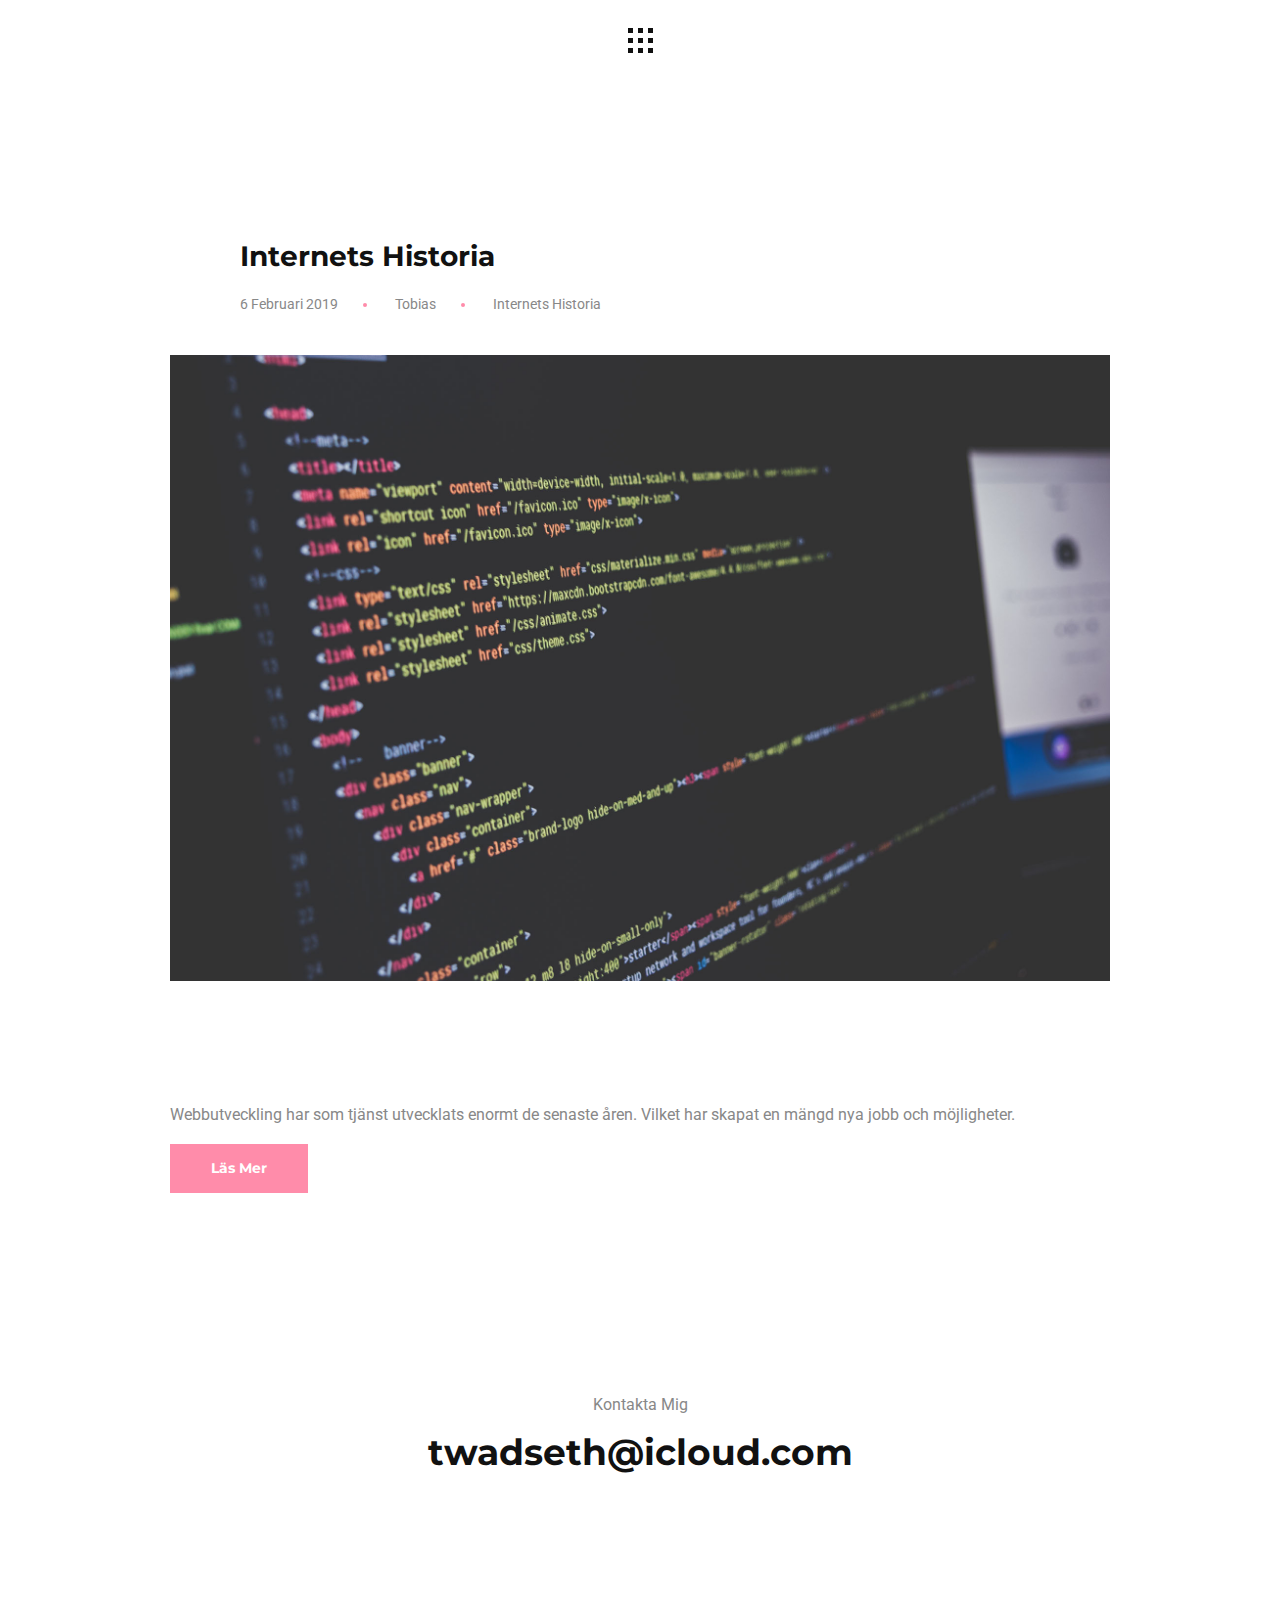
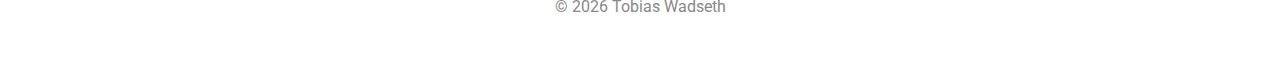
<file: wu1-final/blogg.html>
<!DOCTYPE html>
<html lang="sv">

<head>
    <meta name="robots" content="noindex, nofollow">
    <meta http-equiv="Content-Type" content="text/html" charset="UTF-8">
    <meta name="viewport" content="width=device-width, initial-scale=1.0, maximum-scale=1">
    <meta http-equiv="X-UA-Compatible" content="ie=edge">
    <title>Tobias Wadseth</title>

    <!-- Stylesheets -->
    <link rel="stylesheet" href="assets/css/bootstrap.min.css" type="text/css" media="all">
    <!-- Font Awesome -->
    <link rel="stylesheet" href="assets/css/all.min.css" type="text/css" media="all">
    <!-- IonIcons -->
    <link rel="stylesheet" href="assets/css/ionicons.min.css" type="text/css" media="all">
    <!-- Egen -->
    <link rel="stylesheet" href="assets/css/style.min.css" type="text/css" media="all">

    <!--[if lt IE 9]>
      <script src="https://oss.maxcdn.com/html5shiv/3.7.2/html5shiv.min.js"></script>
      <script src="https://oss.maxcdn.com/respond/1.4.2/respond.min.js"></script>
    <![endif]-->

</head>

<body>
    <!-- Custom Cursor -->
    <div id="cursor"></div>

    <!-- Preloader -->
    <div id="preloader">
        <div class="loading-area">
            <h3>tobias.</h3>
            <span>laddar...</span>
        </div>
        <div class="left-side"></div>
        <div class="right-side"></div>
    </div>

    <!-- Overlay mörk meny -->
    <div class="overlay-menu d-flex align-items-start flex-column">

        <!-- Stäng ikon -->
        <nav class="navbar navbar-light">
            <div class="container">
                <!-- Stäng ikon -->
                <div class="close-icon">
                    <i class="ion-md-close"></i>
                </div>
            </div>
        </nav>

        <!-- Navigation meny -->
        <ul class="vertical-menu mt-auto">
            <li><a href="./">Portfolio</a>
                <ul class="submenu">
                    <li><a href="portfolio/exempel1.html">Exempel 1</a></li>
                    <li><a href="portfolio/exempel2.html">Exempel 2</a></li>
                    <li><a href="portfolio/exempel3.html">Exempel 3</a></li>
                </ul>
            </li>
            <li><a href="om.html">Om</a></li>
            <li><a href="blogg.html">Blogg</a></li>
            <li><a href="kontakt.html">Kontakt</a></li>
        </ul>

        <!-- Copyright -->
        <footer class="text-center mt-auto">
            <div class="container">
                <span class="copyright">&copy; <span id="overlay-year"></span> Tobias Wadseth</span>
            </div>
        </footer>

    </div>

    <!-- Sid wrapper -->
    <div class="site-wrapper">

    <!-- Sid header -->
    <header>
        <nav class="navbar navbar-light">
            <div class="container d-flex">

                <!-- Meny ikon -->
                <div class="menu-icon justify-content-end">
                    <span></span>
                    <span></span>
                    <span></span>
                </div>

            </div>
        </nav>
    </header>

    <!-- Blogg -->
    <section class="blog-content">

        <div class="container container-padding">

			<!-- Blogg artikel -->
            <article class="blog-item">
                <!-- Header -->
                <header>
                    <!-- Titel -->
                    <h2 class="title"><a href="blogg/internetshistoria.html">Internets Historia</a></h2>
                    <!-- Meta -->
                    <ul class="meta list-inline">
                        <li class="list-inline-item">6 Februari 2019</li>
                        <li class="list-inline-item">Tobias</li>
                        <li class="list-inline-item">Internets Historia</li>
                    </ul>
                </header>
                <!-- Bild -->
                <img src="resources/images/blogg/internetshistoria/cover.jpg" alt="Blogg">
                <!-- Footer -->
                <footer>
                    <!-- Utdrag -->
                    <p class="excerpt">Webbutveckling har som tjänst utvecklats enormt de senaste åren. Vilket har skapat en mängd nya jobb och möjligheter.</p>
                    <!-- Läs Mer knapp -->
                    <a href="blogg/internetshistoria.html" class="btn btn-default">Läs Mer</a>
                </footer>

        </div>

    </section>

    <!-- Email -->
    <section class="cta text-center">
        <div class="container">
            <span>Kontakta Mig</span>
            <h2><a href="kontakt.html">twadseth@icloud.com</a></h2>
        </div>
    </section>

    <!-- Sid footer -->
    <footer class="text-center">
        <div class="container">
            <!-- Copyright -->
            <span class="copyright">&copy; <span id="year"></span> Tobias Wadseth</span>
        </div>
    </footer>

    </div>

    <!-- Go to top -->
    <a href="javascript:" id="return-to-top"><i class="ion-md-arrow-up"></i></a>

    <!-- Scripts -->
    <script src="assets/js/jquery-1.12.3.min.js"></script>
    <script src="assets/js/popper.min.js"></script>
    <script src="assets/js/bootstrap.min.js"></script>
    <script src="assets/js/masonry.pkgd.min.js"></script>
    <script src="assets/js/imagesloaded.pkgd.min.js"></script>
    <script src="assets/js/jquery.stellar.js"></script>
    <script src="assets/js/infinite-scroll.min.js"></script>
    <script src="assets/js/custom.js"></script>

</body>
</html>
</file>
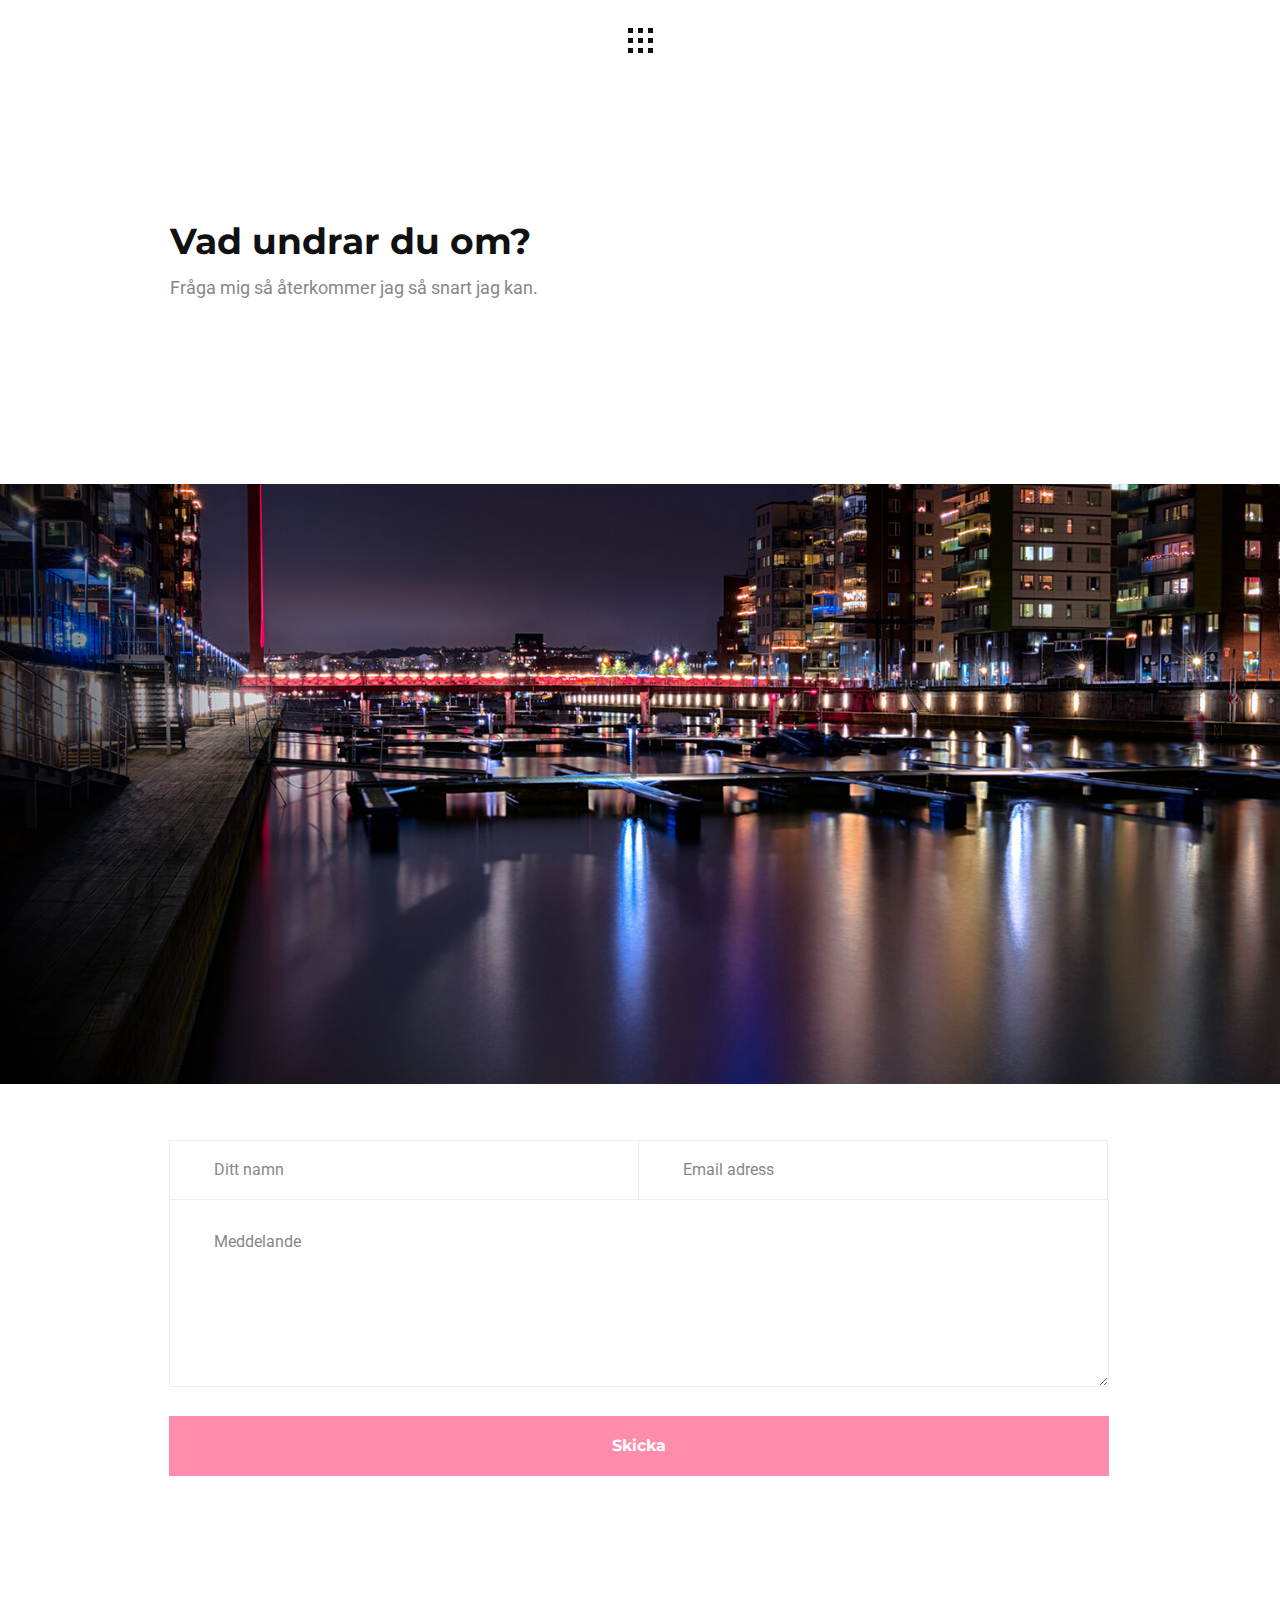
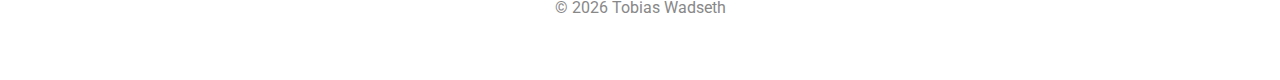
<file: wu1-final/kontakt.html>
<!DOCTYPE html>
<html lang="sv">

<head>
    <meta name="robots" content="noindex, nofollow">
    <meta http-equiv="Content-Type" content="text/html" charset="UTF-8">
    <meta name="viewport" content="width=device-width, initial-scale=1.0, maximum-scale=1">
    <meta http-equiv="X-UA-Compatible" content="ie=edge">
    <title>Tobias Wadseth</title>

    <!-- Stylesheets -->
    <link rel="stylesheet" href="assets/css/bootstrap.min.css" type="text/css" media="all">
    <!-- Font Awesome -->
    <link rel="stylesheet" href="assets/css/all.min.css" type="text/css" media="all">
    <!-- Ikoner -->
    <link rel="stylesheet" href="assets/css/ionicons.min.css" type="text/css" media="all">
    <!-- Egen -->
    <link rel="stylesheet" href="assets/css/style.min.css" type="text/css" media="all">

    <!--[if lt IE 9]>
          <script src="https://oss.maxcdn.com/html5shiv/3.7.2/html5shiv.min.js"></script>
          <script src="https://oss.maxcdn.com/respond/1.4.2/respond.min.js"></script>
        <![endif]-->

</head>

<body>

    <!-- Custom cursor -->
    <div id="cursor"></div>

    <!-- Preloader -->
    <div id="preloader">
        <div class="loading-area">
            <h3>tobias.</h3>
            <span>laddar...</span>
        </div>
        <div class="left-side"></div>
        <div class="right-side"></div>
    </div>

    <!-- Overlay mörk meny -->
    <div class="overlay-menu d-flex align-items-start flex-column">

        <!-- Stäng ikon -->
        <nav class="navbar navbar-light">
            <div class="container">
                <!-- Stäng ikon -->
                <div class="close-icon">
                    <i class="ion-md-close"></i>
                </div>
            </div>
        </nav>

        <!-- Navigation meny -->
        <ul class="vertical-menu mt-auto">
            <li><a href="./">Portfolio</a>
                <ul class="submenu">
                    <li><a href="portfolio/exempel1.html">Exempel 1</a></li>
                    <li><a href="portfolio/exempel2.html">Exempel 2</a></li>
                    <li><a href="portfolio/exempel3.html">Exempel 3</a></li>
                </ul>
            </li>
            <li><a href="om.html">Om</a></li>
            <li><a href="blogg.html">Blogg</a></li>
            <li><a href="kontakt.html">Kontakt</a></li>
        </ul>

        <!-- Copyright -->
        <footer class="text-center mt-auto">
            <div class="container">
                <span class="copyright">© <span id="overlay-year"></span> Tobias Wadseth</span>
            </div>
        </footer>

    </div>

    <!-- Sid wrapper -->
    <div class="site-wrapper">

        <!-- Sid header -->
        <header>
            <nav class="navbar navbar-light">
                <div class="container d-flex">
                    <!-- Meny ikon -->
                    <div class="menu-icon justify-content-end">
                        <span></span>
                        <span></span>
                        <span></span>
                    </div>

                </div>
            </nav>
        </header>

        <!-- Innehåll -->
        <section class="content">
            <div class="container container-padding">

                <div class="page-header">
                    <h1>Vad undrar du om?</h1>
                    <p>Fråga mig så återkommer jag så snart jag kan.</p>
                </div>

            </div>

            <div class="parallax-bg" data-image-src="resources/images/eriksberg.png" data-stellar-background-ratio="0.5"></div>

            <div class="container container-padding">

                <!-- Kontakt formulär -->
                <form autocomplete="off" id="contact-form" class="contact-form mt-6" method="post" action="assets/form/contact.php">

                    <div class="messages"></div>

                    <div class="row">
                        <div class="column col-md-6">
                            <!-- Namn -->
                            <div class="form-group">
                                <input type="text" class="form-control" name="InputName" id="InputName" placeholder="Ditt namn" required="required" data-error="Namn krävs.">
                                <div class="help-block with-errors"></div>
                            </div>
                        </div>

                        <div class="column col-md-6">
                            <!-- Email -->
                            <div class="form-group">
                                <input type="email" class="form-control" id="InputEmail" name="InputEmail" placeholder="Email adress" required="required" data-error="Email krävs.">
                                <div class="help-block with-errors"></div>
                            </div>
                        </div>

                        <div class="column col-md-12">
                            <!-- Meddelande -->
                            <div class="form-group">
                                <textarea name="InputMessage" id="InputMessage" class="form-control" rows="5" placeholder="Meddelande" required="required" data-error="Meddelande krävs."></textarea>
                                <div class="help-block with-errors"></div>
                            </div>
                        </div>
                    </div>

                    <!-- Skicka knapp -->
                    <button type="submit" name="submit" id="submit" value="Submit" class="btn btn-default btn-lg btn-full">Skicka</button>

                </form>
            </div>

        </section>

        <!-- Sid footer -->
        <footer class="text-center">
            <div class="container">
                <!-- Copyright -->
                <span class="copyright">© <span id="year"></span> Tobias Wadseth</span>
            </div>
        </footer>

    </div>

    <!-- Go to top -->
    <a href="javascript:" id="return-to-top"><i class="ion-md-arrow-up"></i></a>

    <!-- Scripts -->
    <script src="assets/js/jquery-1.12.3.min.js"></script>
    <script src="assets/js/popper.min.js"></script>
    <script src="assets/js/bootstrap.min.js"></script>
    <script src="assets/js/masonry.pkgd.min.js"></script>
    <script src="assets/js/imagesloaded.pkgd.min.js"></script>
    <script src="assets/js/jquery.stellar.js"></script>
    <script src="assets/js/infinite-scroll.min.js"></script>
    <script src="assets/js/contact.js"></script>
    <script src="assets/js/validator.js"></script>
    <script src="assets/js/custom.js"></script>

</body>

</html>
</file>
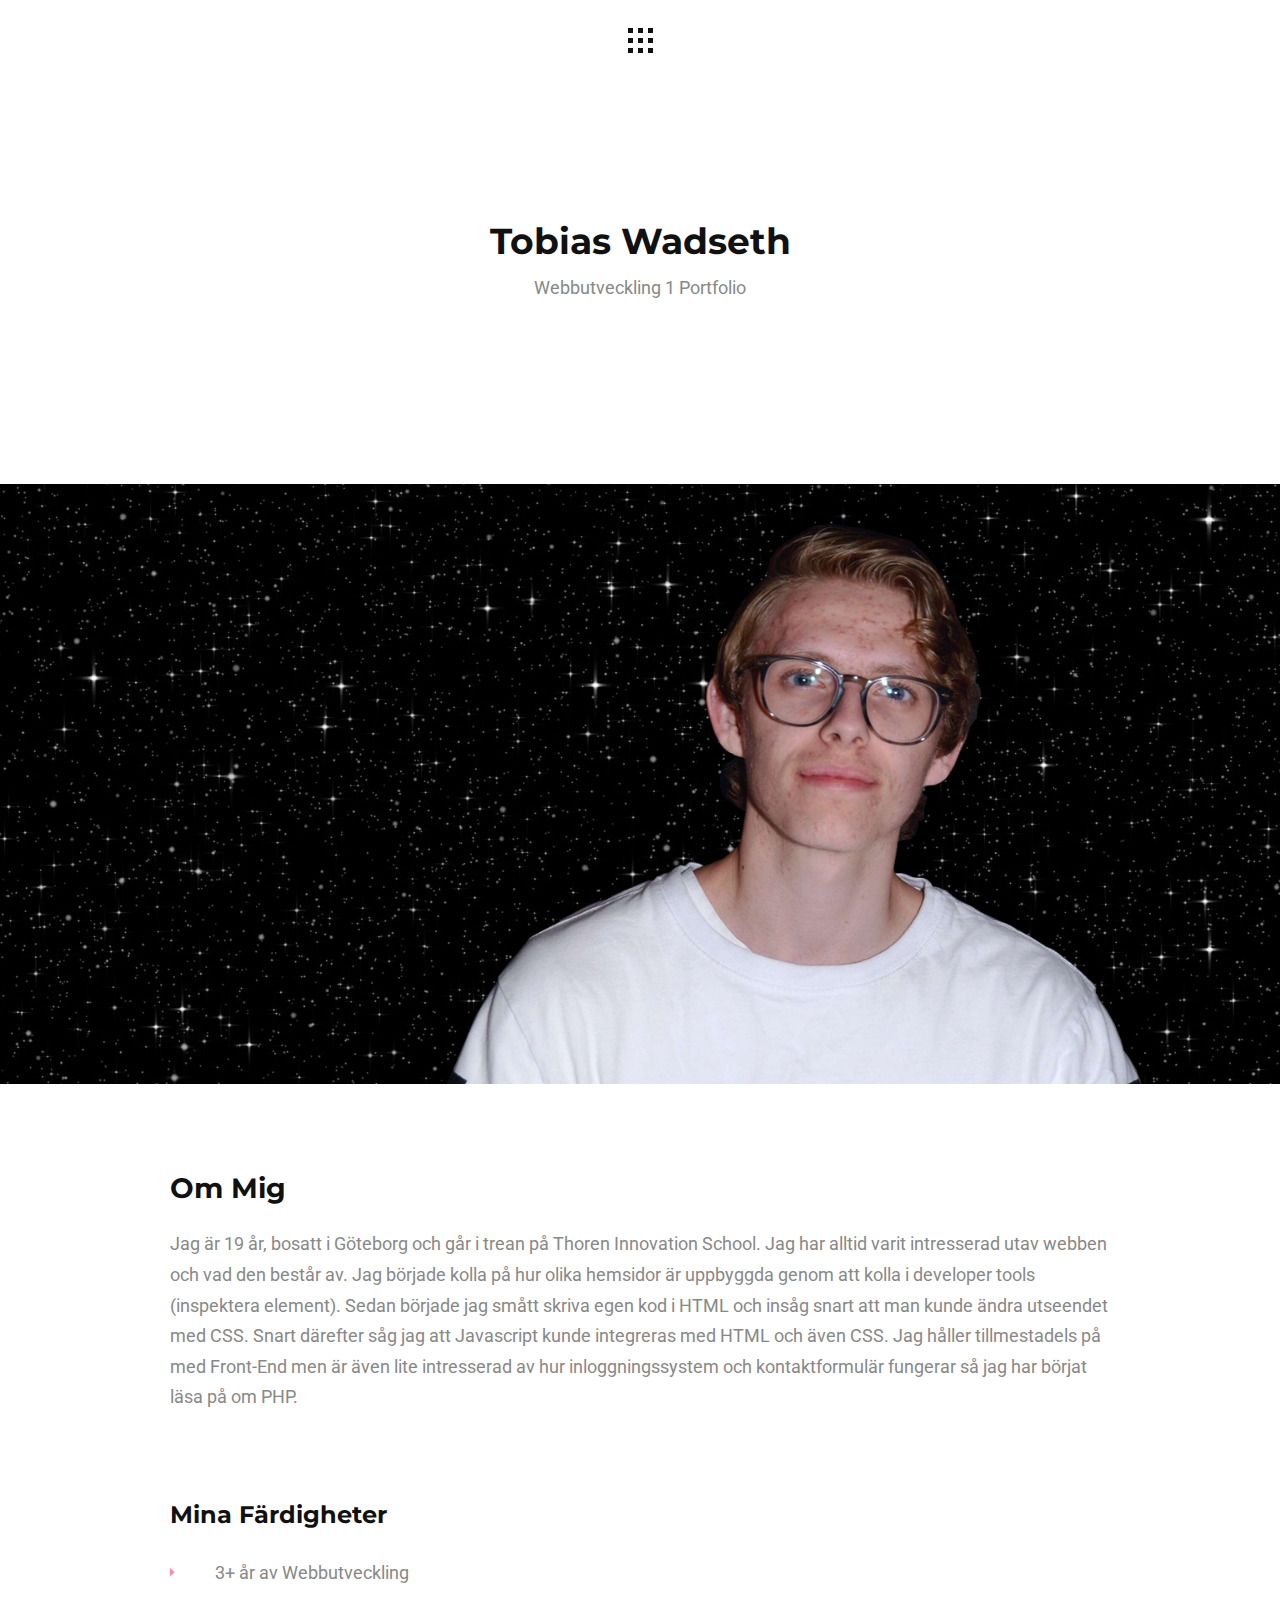
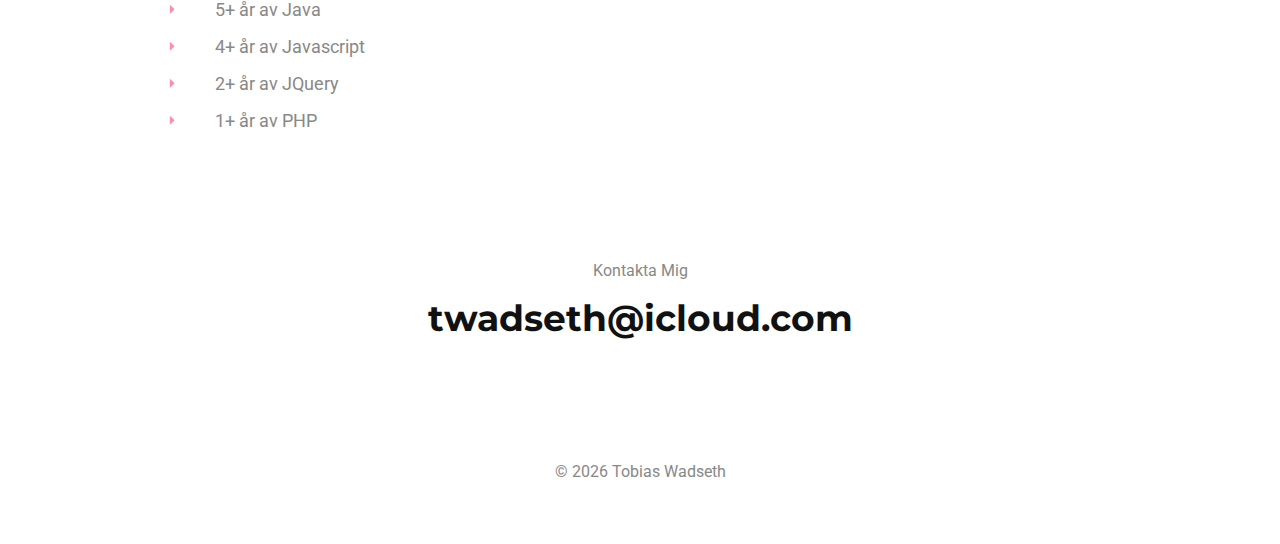
<file: wu1-final/om.html>
<!DOCTYPE html>
<html lang="sv">

<head>
    <meta name="robots" content="noindex, nofollow">
    <meta http-equiv="Content-Type" content="text/html" charset="UTF-8">
    <meta name="viewport" content="width=device-width, initial-scale=1.0, maximum-scale=1">
    <meta http-equiv="X-UA-Compatible" content="ie=edge">
    <title>Tobias Wadseth</title>

    <!-- Stylesheets -->
    <link rel="stylesheet" href="assets/css/bootstrap.min.css" type="text/css" media="all">
    <!-- Font Awesome -->
    <link rel="stylesheet" href="assets/css/all.min.css" type="text/css" media="all">
    <!-- IonIcons -->
    <link rel="stylesheet" href="assets/css/ionicons.min.css" type="text/css" media="all">
    <!-- Egen -->
    <link rel="stylesheet" href="assets/css/style.min.css" type="text/css" media="all">

    <!--[if lt IE 9]>
          <script src="https://oss.maxcdn.com/html5shiv/3.7.2/html5shiv.min.js"></script>
          <script src="https://oss.maxcdn.com/respond/1.4.2/respond.min.js"></script>
        <![endif]-->

</head>

<body>

    <!-- Custom cursor -->
    <div id="cursor"></div>

    <!-- Preloader -->
    <div id="preloader">
        <div class="loading-area">
            <h3>tobias.</h3>
            <span>laddar...</span>
        </div>
        <div class="left-side"></div>
        <div class="right-side"></div>
    </div>

    <!-- Overlay mörk meny -->
    <div class="overlay-menu d-flex align-items-start flex-column">

        <!-- Stäng ikon -->
        <nav class="navbar navbar-light">
            <div class="container">
                <!-- Stäng ikon -->
                <div class="close-icon">
                    <i class="ion-md-close"></i>
                </div>
            </div>
        </nav>

        <!-- Navigation meny -->
        <ul class="vertical-menu mt-auto">
            <li><a href="./">Portfolio</a>
                <ul class="submenu">
                    <li><a href="portfolio/exempel1.html">Exempel 1</a></li>
                    <li><a href="portfolio/exempel2.html">Exempel 2</a></li>
                    <li><a href="portfolio/exempel3.html">Exempel 3</a></li>
                </ul>
            </li>
            <li><a href="om.html">Om</a></li>
            <li><a href="blogg.html">Blogg</a></li>
            <li><a href="kontakt.html">Kontakt</a></li>
        </ul>

        <!-- Copyright -->
        <footer class="text-center mt-auto">
            <div class="container">
                <span class="copyright">© <span id="overlay-year"></span> Tobias Wadseth</span>
            </div>
        </footer>

    </div>

    <!-- Sid wrapper -->
    <div class="site-wrapper">

        <!-- Sid header -->
        <header>
            <nav class="navbar navbar-light">
                <div class="container d-flex">
                    <!-- Meny ikon -->
                    <div class="menu-icon justify-content-end">
                        <span></span>
                        <span></span>
                        <span></span>
                    </div>

                </div>
            </nav>
        </header>

        <!-- Innehåll -->
        <section class="content">
            <div class="container container-padding">

                <div class="page-header text-center">
                    <h1>Tobias Wadseth</h1>
                    <p>Webbutveckling 1 Portfolio</p>
                </div>

            </div>

            <div class="parallax-bg" data-image-src="resources/images/headshot.png" data-stellar-background-ratio="0.5"></div>

            <div class="container container-padding">
                <h2 class="mt-10 mb-4">Om Mig</h2>
                <p>Jag är 19 år, bosatt i Göteborg och går i trean på Thoren Innovation School. Jag har alltid varit intresserad utav webben och vad den består av. Jag började kolla på hur olika hemsidor är uppbyggda genom att kolla i developer tools (inspektera element). Sedan började jag smått skriva egen kod i HTML och insåg snart att man kunde ändra utseendet med CSS. Snart därefter såg jag att Javascript kunde integreras med HTML och även CSS. Jag håller tillmestadels på med Front-End men är även lite intresserad av hur inloggningssystem och kontaktformulär fungerar så jag har börjat läsa på om PHP.</p>

                <h3 class="mt-10 mb-4">Mina Färdigheter</h3>
                <ul>
                    <li>3+ år av Webbutveckling</li>
                    <li>5+ år av Java</li>
                    <li>4+ år av Javascript</li>
                    <li>2+ år av JQuery</li>
                    <li>1+ år av PHP</li>
                </ul>
            </div>

        </section>

        <!-- Email -->
        <section class="cta text-center">
            <div class="container">
                <span>Kontakta Mig</span>
                <h2><a href="contact">twadseth@icloud.com</a></h2>
            </div>
        </section>

        <!-- Sid footer -->
        <footer class="text-center">
            <div class="container">
                <!-- Copyright -->
                <span class="copyright">© <span id="year"></span> Tobias Wadseth</span>
            </div>
        </footer>


    <!-- Go to top -->
    <a href="javascript:" id="return-to-top"><i class="ion-md-arrow-up"></i></a>

    <!-- Scripts -->
    <script src="assets/js/jquery-1.12.3.min.js"></script>
    <script src="assets/js/popper.min.js"></script>
    <script src="assets/js/bootstrap.min.js"></script>
    <script src="assets/js/masonry.pkgd.min.js"></script>
    <script src="assets/js/imagesloaded.pkgd.min.js"></script>
    <script src="assets/js/jquery.stellar.js"></script>
    <script src="assets/js/infinite-scroll.min.js"></script>
    <script src="assets/js/custom.js"></script>

</body>

</html>
</file>
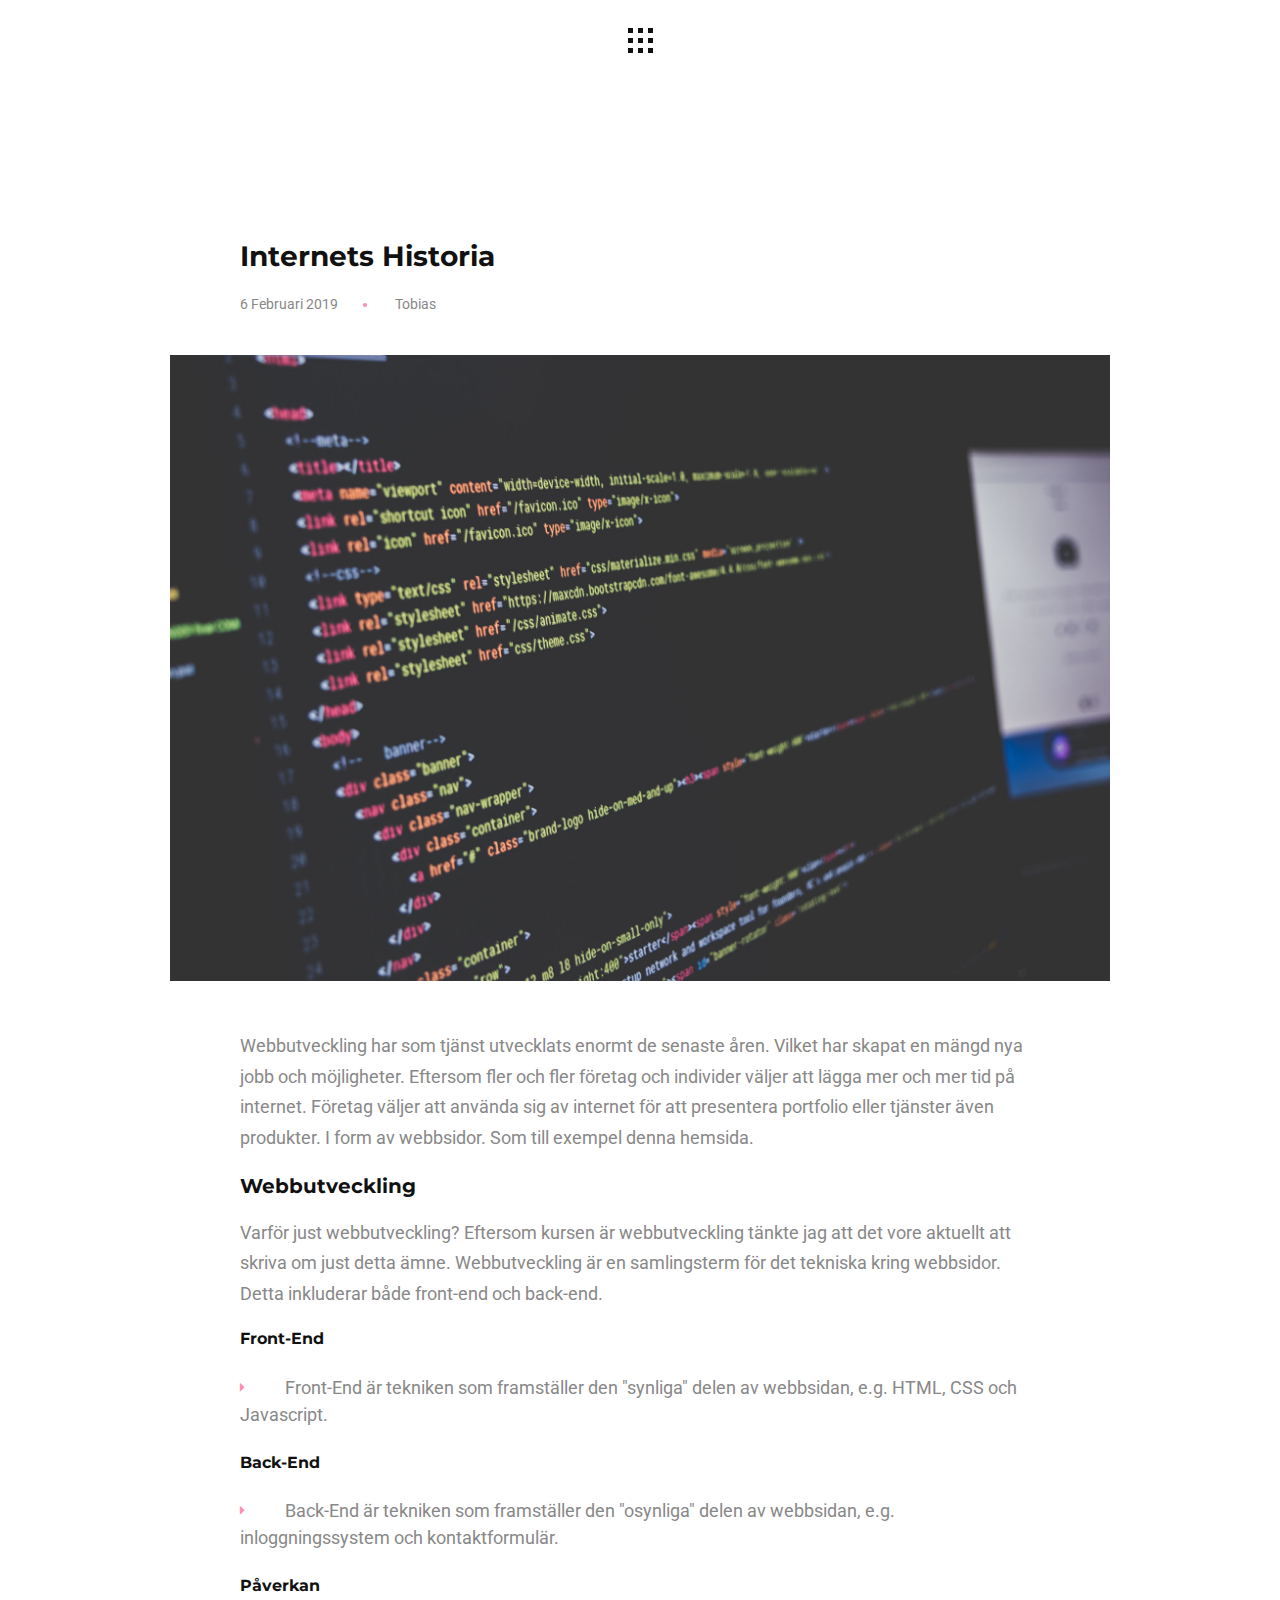
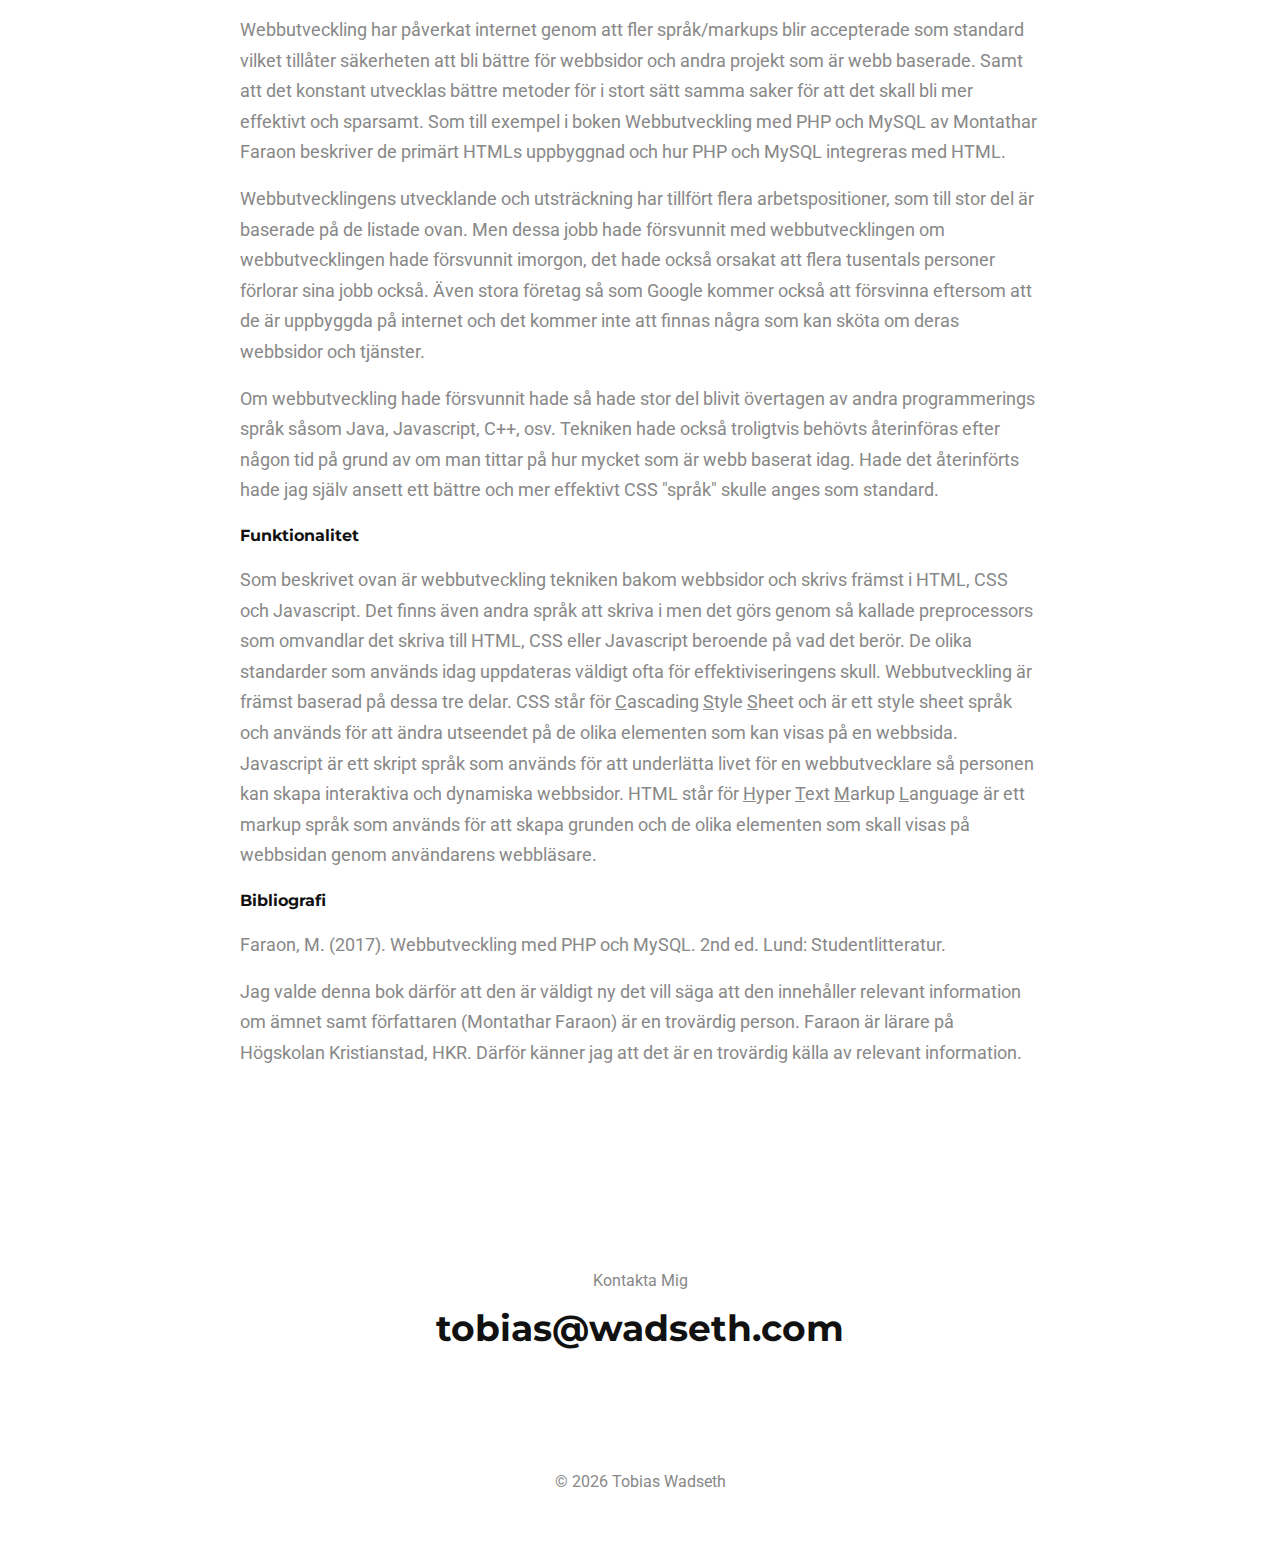
<file: wu1-final/blogg/internetshistoria.html>
<!DOCTYPE html>
<html lang="sv">

<head>
    <meta name="robots" content="noindex, nofollow">
    <meta http-equiv="Content-Type" content="text/html" charset="UTF-8">
    <meta name="viewport" content="width=device-width, initial-scale=1.0, maximum-scale=1">
    <meta http-equiv="X-UA-Compatible" content="ie=edge">
    <title>Tobias Wadseth</title>

    <!-- Stylesheets -->
    <link rel="stylesheet" href="../assets/css/bootstrap.min.css" type="text/css" media="all">
    <!-- Font Awesome -->
    <link rel="stylesheet" href="../assets/css/all.min.css" type="text/css" media="all">
    <!-- IonIcons -->
    <link rel="stylesheet" href="../assets/css/ionicons.min.css" type="text/css" media="all">
    <!-- Egen -->
    <link rel="stylesheet" href="../assets/css/style.min.css" type="text/css" media="all">

    <!--[if lt IE 9]>
      <script src="https://oss.maxcdn.com/html5shiv/3.7.2/html5shiv.min.js"></script>
      <script src="https://oss.maxcdn.com/respond/1.4.2/respond.min.js"></script>
    <![endif]-->

</head>

<body>
    <!-- Custom cursor -->
    <div id="cursor"></div>

    <!-- Preloader -->
    <div id="preloader">
        <div class="loading-area">
            <h3>tobias.</h3>
            <span>laddar...</span>
        </div>
        <div class="left-side"></div>
        <div class="right-side"></div>
    </div>

    <!-- Overlay mörk meny -->
    <div class="overlay-menu d-flex align-items-start flex-column">

        <!-- Stäng ikon -->
        <nav class="navbar navbar-light">
            <div class="container">
                <!-- Stäng ikon -->
                <div class="close-icon">
                    <i class="ion-md-close"></i>
                </div>
            </div>
        </nav>

        <!-- Navigation meny -->
        <ul class="vertical-menu mt-auto">
            <li><a href="../">Portfolio</a>
                <ul class="submenu">
                    <li><a href="../portfolio/exempel1.html">Exempel 1</a></li>
                    <li><a href="../portfolio/exempel2.html">Exempel 2</a></li>
                    <li><a href="../portfolio/exempel3.html">Exempel 3</a></li>
                </ul>
            </li>
            <li><a href="../om.html">Om</a></li>
            <li><a href="../blogg.html">Blogg</a>
                <ul class="submenu">
                    <li><a href="../blogg/internetshistoria.html">Internets Historia</a></li>
                </ul>
            </li>
            <li><a href="../kontakt.html">Kontakt</a></li>
        </ul>

        <!-- Copyright -->
        <footer class="text-center mt-auto">
            <div class="container">
                <span class="copyright">© <span id="overlay-year"></span> Tobias Wadseth</span>
            </div>
        </footer>

    </div>

    <!-- Sid wrapper -->
    <div class="site-wrapper">

        <!-- Sid header -->
        <header>
            <nav class="navbar navbar-light">
                <div class="container d-flex">
                    <!-- Meny ikon -->
                    <div class="menu-icon justify-content-end">
                        <span></span>
                        <span></span>
                        <span></span>
                    </div>

                </div>
            </nav>
        </header>

        <!-- Innehåll -->
        <section class="blog-content">

            <div class="container container-padding">

                <!-- Blogg artikel -->
                <article class="blog-item is-single">
                    <!-- Header -->
                    <header>
                        <!-- Titel -->
                        <h2 class="title">Internets Historia</h2>
                        <!-- Meta -->
                        <ul class="meta list-inline">
                            <!-- Datum -->
                            <li class="list-inline-item">6 Februari 2019</li>
                            <!-- Användare -->
                            <li class="list-inline-item">Tobias</li>
                        </ul>
                    </header>
                    <!-- Bild -->
                    <img src="../resources/images/blogg/internetshistoria/blog-1.jpg" alt="Blogg">
                    <div class="content">
                        <p>Webbutveckling har som tjänst utvecklats enormt de senaste åren. Vilket har skapat en mängd nya jobb och möjligheter. Eftersom fler och fler företag och individer väljer att lägga mer och mer tid på internet. Företag väljer att använda sig av internet för att presentera portfolio eller tjänster även produkter. I form av webbsidor. Som till exempel denna hemsida.</p>
                        <h5>Webbutveckling</h5>
                        <p>Varför just webbutveckling? Eftersom kursen är webbutveckling tänkte jag att det vore aktuellt att skriva om just detta ämne. Webbutveckling är en samlingsterm för det tekniska kring webbsidor. Detta inkluderar både front-end och back-end.</p>
                        <h6>Front-End</h6>
                        <ul><li>Front-End är tekniken som framställer den "synliga" delen av webbsidan, e.g. HTML, CSS och Javascript.</li></ul>
                        <h6>Back-End</h6>
                        <ul><li>Back-End är tekniken som framställer den "osynliga" delen av webbsidan, e.g. inloggningssystem och kontaktformulär.</li></ul>
                        <h6>Påverkan</h6>
                        <p>Webbutveckling har påverkat internet genom att fler språk/markups blir accepterade som standard vilket tillåter säkerheten att bli bättre för webbsidor och andra projekt som är webb baserade. Samt att det konstant utvecklas bättre metoder för i stort sätt samma saker för att det skall bli mer effektivt och sparsamt. Som till exempel i boken Webbutveckling med PHP och MySQL av Montathar Faraon beskriver de primärt HTMLs uppbyggnad och hur PHP och MySQL integreras med HTML.</p>
                        <p>Webbutvecklingens utvecklande och utsträckning har tillfört flera arbetspositioner, som till stor del är baserade på de listade ovan. Men dessa jobb hade försvunnit med webbutvecklingen om webbutvecklingen hade försvunnit imorgon, det hade också orsakat att flera tusentals personer förlorar sina jobb också. Även stora företag så som Google kommer också att försvinna eftersom att de är uppbyggda på internet och det kommer inte att finnas några som kan sköta om deras webbsidor och tjänster.</p>
                        <p>Om webbutveckling hade försvunnit hade så hade stor del blivit övertagen av andra programmerings språk såsom Java, Javascript, C++, osv. Tekniken hade också troligtvis behövts återinföras efter någon tid på grund av om man tittar på hur mycket som är webb baserat idag. Hade det återinförts hade jag själv ansett ett bättre och mer effektivt CSS "språk" skulle anges som standard.</p>
                        <h6>Funktionalitet</h6>
                        <p>Som beskrivet ovan är webbutveckling tekniken bakom webbsidor och skrivs främst i HTML, CSS och Javascript. Det finns även andra språk att skriva i men det görs genom så kallade preprocessors som omvandlar det skriva till HTML, CSS eller Javascript beroende på vad det berör. De olika standarder som används idag uppdateras väldigt ofta för effektiviseringens skull. Webbutveckling är främst baserad på dessa tre delar. CSS står för <u>C</u>ascading <u>S</u>tyle <u>S</u>heet och är ett style sheet språk och används för att ändra utseendet på de olika elementen som kan visas på en webbsida. Javascript är ett skript språk som används för att underlätta livet för en webbutvecklare så personen kan skapa interaktiva och dynamiska webbsidor. HTML står för <u>H</u>yper <u>T</u>ext <u>M</u>arkup <u>L</u>anguage är ett markup språk som används för att skapa grunden och de olika elementen som skall visas på webbsidan genom användarens webbläsare.</p>
                        <h6>Bibliografi</h6>
                        <p>Faraon, M. (2017). Webbutveckling med PHP och MySQL. 2nd ed. Lund: Studentlitteratur.</p>
                        <p>Jag valde denna bok därför att den är väldigt ny det vill säga att den innehåller relevant information om ämnet samt författaren (Montathar Faraon) är en trovärdig person. Faraon är lärare på Högskolan Kristianstad, HKR. Därför känner jag att det är en trovärdig källa av relevant information.</p>
                    </div>
                </article>

            </div>

        </section>

        <!-- Email -->
        <section class="cta text-center">
            <div class="container">
                <span>Kontakta Mig</span>
                <h2><a href="../kontakt.html">tobias@wadseth.com</a></h2>
            </div>
        </section>

        <!-- Sid footer -->
        <footer class="text-center">
            <div class="container">
                <!-- copyright -->
                <span class="copyright">&copy; <span id="year"></span> Tobias Wadseth</span>
            </div>
        </footer>
	</div>

    <!-- Go to top -->
    <a href="javascript:" id="return-to-top"><i class="ion-md-arrow-up"></i></a>

    <!-- Scripts -->
    <script src="../assets/js/jquery-1.12.3.min.js"></script>
    <script src="../assets/js/popper.min.js"></script>
    <script src="../assets/js/bootstrap.min.js"></script>
    <script src="../assets/js/masonry.pkgd.min.js"></script>
    <script src="../assets/js/imagesloaded.pkgd.min.js"></script>
    <script src="../assets/js/jquery.stellar.js"></script>
    <script src="../assets/js/infinite-scroll.min.js"></script>
    <script src="../assets/js/custom.js"></script>

</body>
</html>
</file>
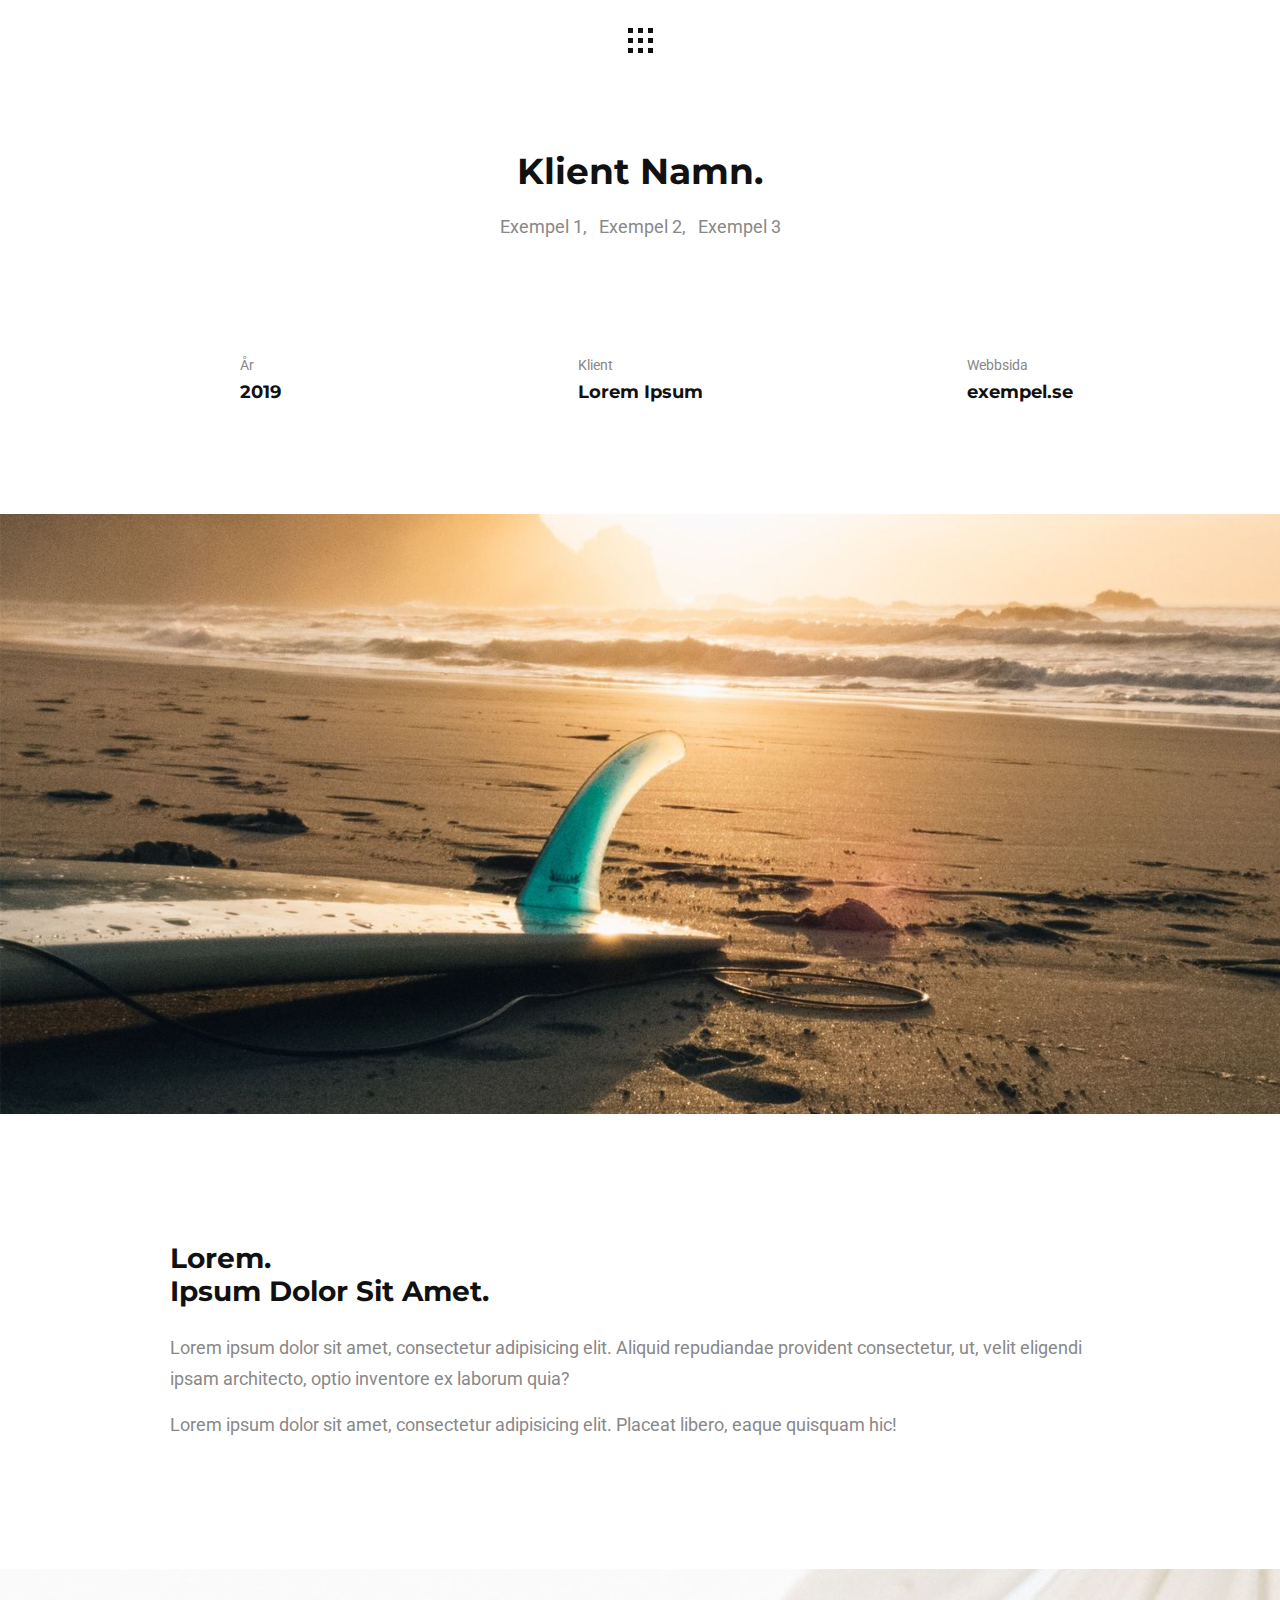
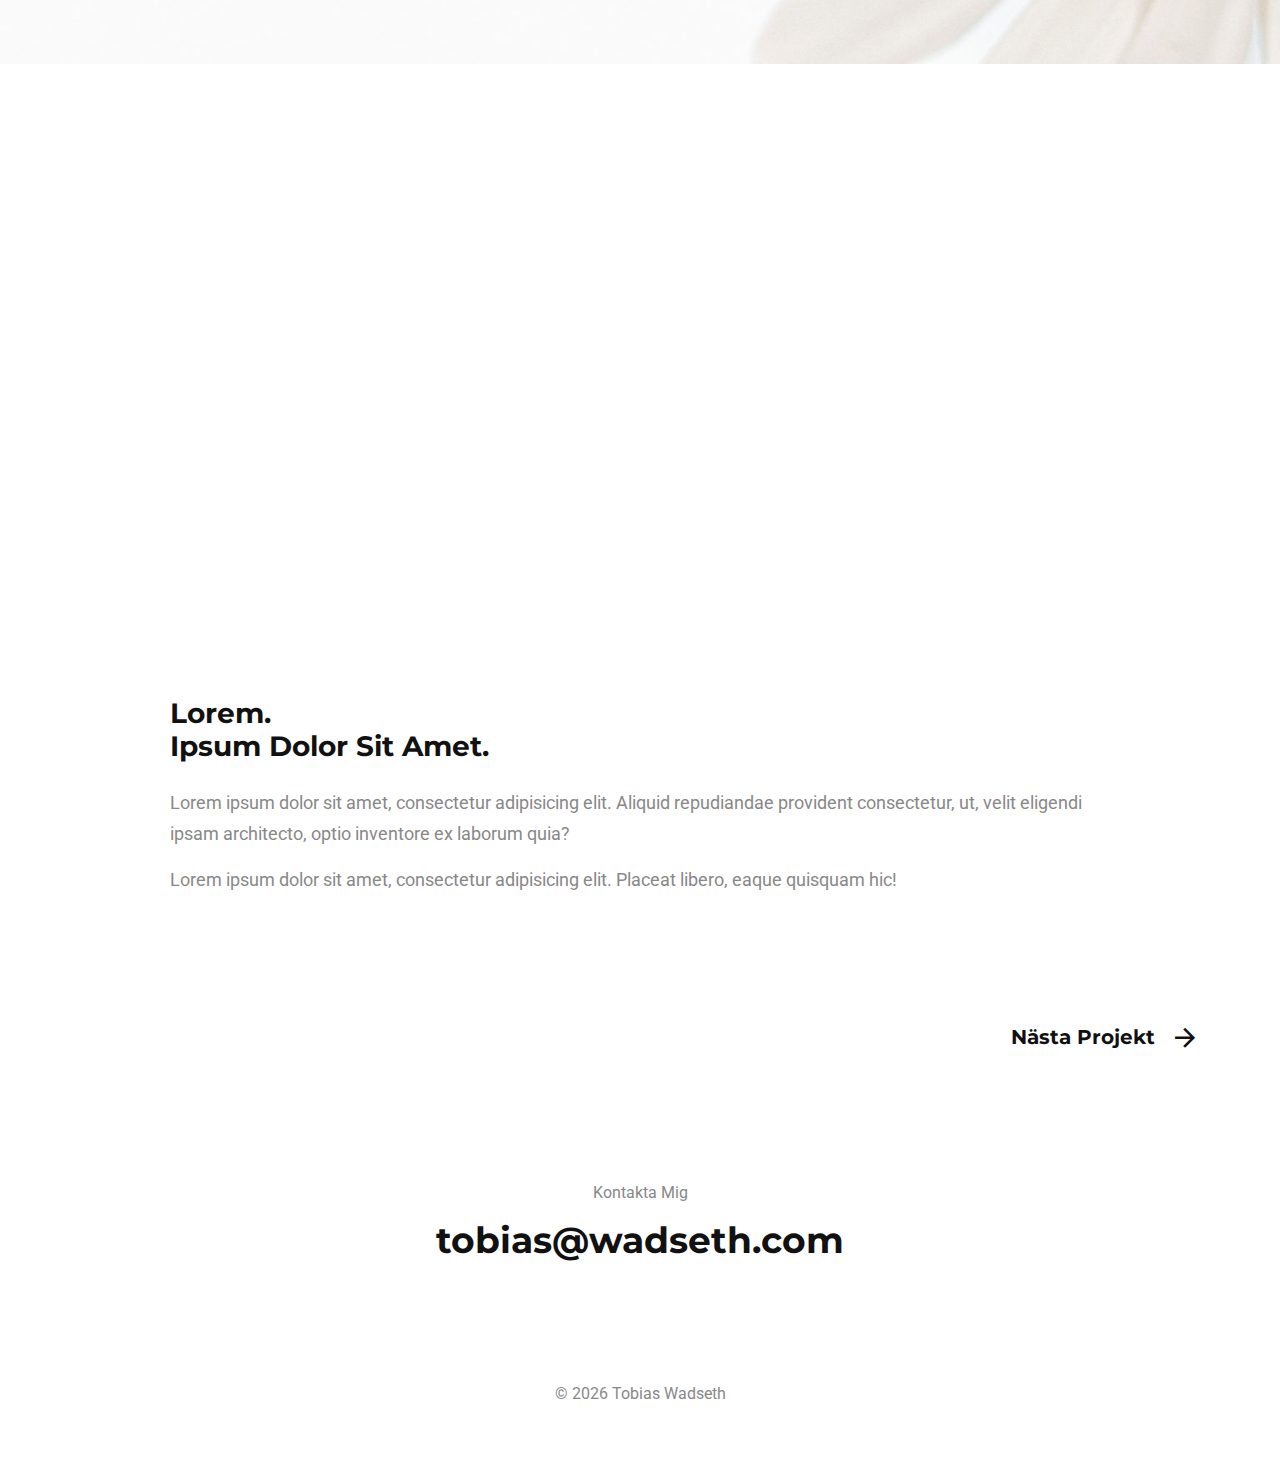
<file: wu1-final/portfolio/exempel1.html>
<!DOCTYPE html>
<html lang="sv">

<head>
    <meta name="robots" content="noindex, nofollow">
    <meta http-equiv="Content-Type" content="text/html" charset="UTF-8">
    <meta name="viewport" content="width=device-width, initial-scale=1.0, maximum-scale=1">
    <meta http-equiv="X-UA-Compatible" content="ie=edge">
    <title>Tobias Wadseth</title>

    <!-- Stylesheets -->
    <link rel="stylesheet" href="../assets/css/bootstrap.min.css" type="text/css" media="all">
    <!-- Font Awesome -->
    <link rel="stylesheet" href="../assets/css/all.min.css" type="text/css" media="all">
    <!-- IonIcons -->
    <link rel="stylesheet" href="../assets/css/ionicons.min.css" type="text/css" media="all">
    <!-- Egen -->
    <link rel="stylesheet" href="../assets/css/style.min.css" type="text/css" media="all">

    <!--[if lt IE 9]>
      <script src="https://oss.maxcdn.com/html5shiv/3.7.2/html5shiv.min.js"></script>
      <script src="https://oss.maxcdn.com/respond/1.4.2/respond.min.js"></script>
    <![endif]-->

</head>

<body>

    <!-- Custom Cursor -->
    <div id="cursor"></div>

    <!-- Preloader -->
    <div id="preloader">
        <div class="loading-area">
            <h3>tobias.</h3>
            <span>laddar...</span>
        </div>
        <div class="left-side"></div>
        <div class="right-side"></div>
    </div>

    <!-- Overlay mörk meny -->
    <div class="overlay-menu d-flex align-items-start flex-column">

        <!-- Stäng ikon -->
        <nav class="navbar navbar-light">
            <div class="container">
                <!-- Stäng ikon -->
                <div class="close-icon">
                    <i class="ion-md-close"></i>
                </div>
            </div>
        </nav>

        <!-- Navigation meny -->
        <ul class="vertical-menu mt-auto">
            <li><a href="../">Portfolio</a>
                <ul class="submenu">
                    <li><a href="../portfolio/exempel1.html">Exempel 1</a></li>
                    <li><a href="../portfolio/exempel2.html">Exempel 2</a></li>
                    <li><a href="../portfolio/exempel3.html">Exempel 3</a></li>
                </ul>
            </li>
            <li><a href="../om.html">Om</a></li>
            <li><a href="../blogg.html">Blogg</a></li>
            <li><a href="../kontakt.html">Kontakt</a></li>
        </ul>

        <!-- Copyright -->
        <footer class="text-center mt-auto">
            <div class="container">
                <span class="copyright">© <span id="overlay-year"></span> Tobias Wadseth</span>
            </div>
        </footer>

    </div>

    <!-- Sid wrapper -->
    <div class="site-wrapper">

        <!-- Sid header -->
        <header>
            <nav class="navbar navbar-light">
                <div class="container d-flex">
                    <!-- Meny ikon -->
                    <div class="menu-icon justify-content-end">
                        <span></span>
                        <span></span>
                        <span></span>
                    </div>

                </div>
            </nav>
        </header>

        <!-- Innehåll -->
        <section class="content portfolio-single">
            <div class="container container-padding">

                <div class="title text-center">
                    <h1>Klient Namn.</h1>
                    <ul class="list-inline">
                        <li class="list-inline-item">Exempel 1,</li>
                        <li class="list-inline-item">Exempel 2,</li>
                        <li class="list-inline-item">Exempel 3</li>
                    </ul>
                </div>

            </div>

            <div class="portfolio-info">
                <div class="container">
                    <div class="row">
                        <div class="col-md-4">
                            <div class="item">
                                <div class="parent">
                                    <span>År</span>
                                    <h4>2019</h4>
                                </div>
                            </div>
                        </div>

                        <div class="col-md-4">
                            <div class="item">
                                <div class="parent">
                                    <span>Klient</span>
                                    <h4>Lorem Ipsum</h4>
                                </div>
                            </div>
                        </div>

                        <div class="col-md-4">
                            <div class="item">
                                <div class="parent">
                                    <span>Webbsida</span>
                                    <h4><a href="http://wadseth.com" target="_blank">exempel.se</a></h4>
                                </div>
                            </div>
                        </div>
                    </div>
                </div>
            </div>

            <div class="parallax-bg" data-image-src="../resources/images/portfolio/example1/portfolio-1.jpg" data-stellar-background-ratio="0.5"></div>

            <div class="container container-padding mt-15 mb-15">
                <h2 class="mt0 mb-4">Lorem.<br />Ipsum Dolor Sit Amet.</h2>
                <p>Lorem ipsum dolor sit amet, consectetur adipisicing elit. Aliquid repudiandae provident consectetur, ut, velit eligendi ipsam architecto, optio inventore ex laborum quia?</p>
                <p>Lorem ipsum dolor sit amet, consectetur adipisicing elit. Placeat libero, eaque quisquam hic!</p>
            </div>

            <div class="parallax-bg" data-image-src="../resources/images/portfolio/example1/portfolio-2.jpg" data-stellar-background-ratio="0.5"></div>

            <div class="container container-padding mt-15">
                <h2 class="mt-0 mb-4">Lorem.<br />Ipsum Dolor Sit Amet.</h2>
                <p>Lorem ipsum dolor sit amet, consectetur adipisicing elit. Aliquid repudiandae provident consectetur, ut, velit eligendi ipsam architecto, optio inventore ex laborum quia?</p>
                <p>Lorem ipsum dolor sit amet, consectetur adipisicing elit. Placeat libero, eaque quisquam hic!</p>
            </div>

            <div class="container clearfix">
                <div class="navigation">
                    <a href="exempel2.html" class="next float-right">Nästa Projekt<i class="ion-md-arrow-forward"></i></a>
                </div>
            </div>

        </section>

        <!-- Email -->
        <section class="cta text-center">
            <div class="container">
                <span>Kontakta Mig</span>
                <h2><a href="../kontakt.html">tobias@wadseth.com</a></h2>
            </div>
        </section>

        <!-- Sid footer -->
        <footer class="text-center">
            <div class="container">
                <!-- Copyright -->
                <span class="copyright">© <span id="year"></span> Tobias Wadseth</span>
            </div>
        </footer>
	</div>

    <!-- Go to top -->
    <a href="javascript:" id="return-to-top"><i class="ion-md-arrow-up"></i></a>

    <!-- Scripts -->
    <script src="../assets/js/jquery-1.12.3.min.js"></script>
    <script src="../assets/js/popper.min.js"></script>
    <script src="../assets/js/bootstrap.min.js"></script>
    <script src="../assets/js/masonry.pkgd.min.js"></script>
    <script src="../assets/js/imagesloaded.pkgd.min.js"></script>
    <script src="../assets/js/jquery.stellar.js"></script>
    <script src="../assets/js/infinite-scroll.min.js"></script>
    <script src="../assets/js/custom.js"></script>

</body>

</html>
</file>
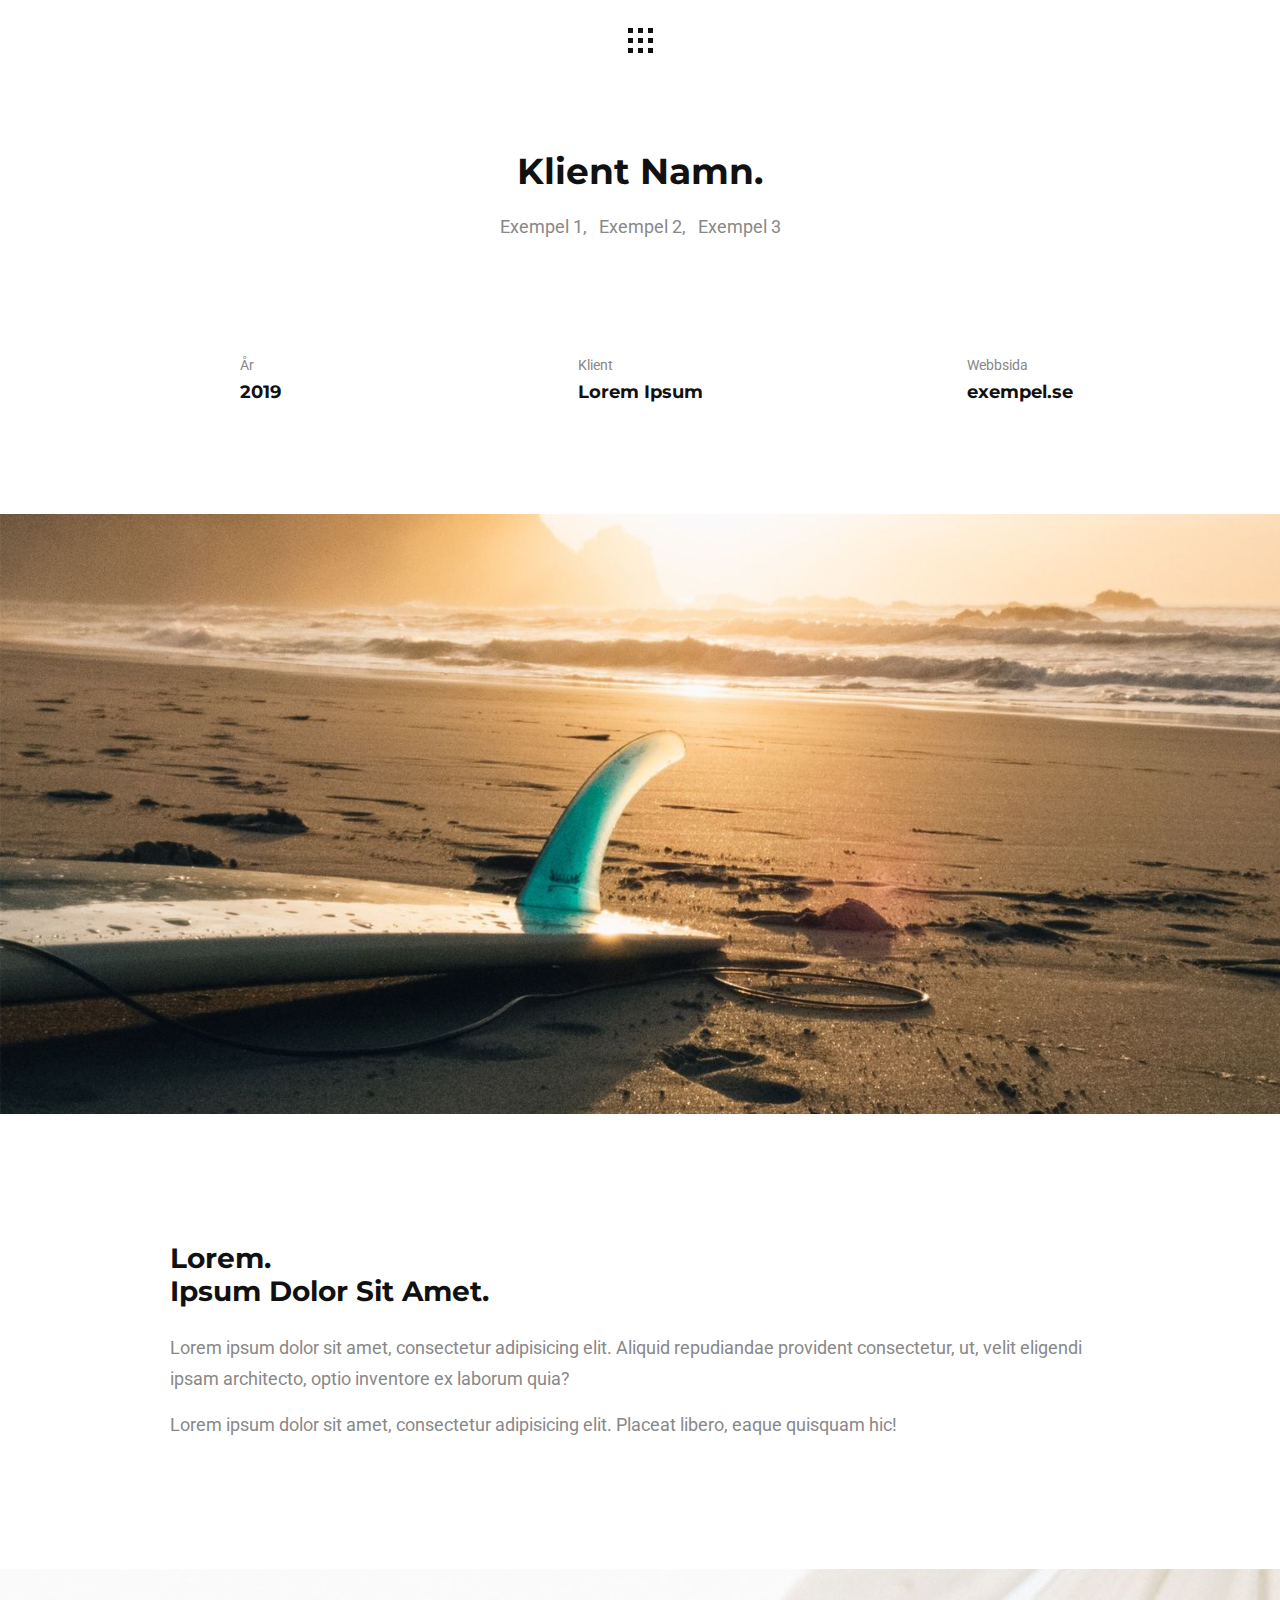
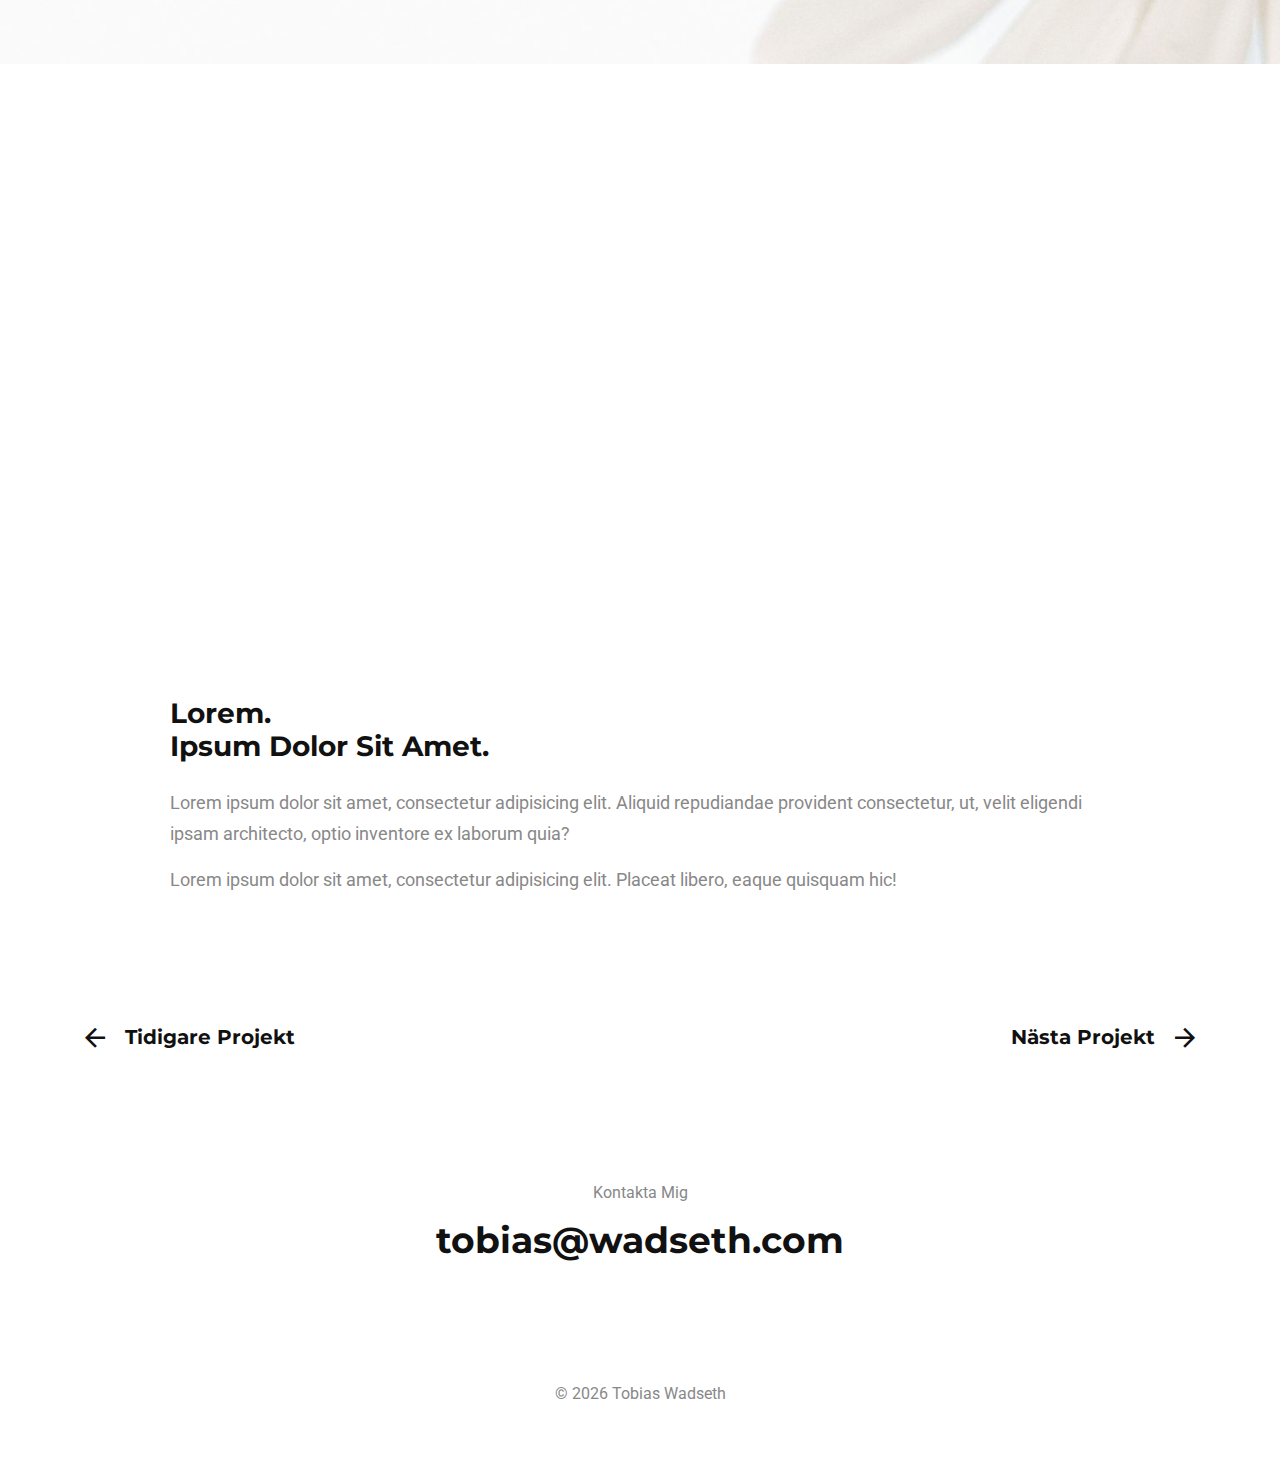
<file: wu1-final/portfolio/exempel2.html>
<!DOCTYPE html>
<html lang="sv">

<head>
    <meta name="robots" content="noindex, nofollow">
    <meta http-equiv="Content-Type" content="text/html" charset="UTF-8">
    <meta name="viewport" content="width=device-width, initial-scale=1.0, maximum-scale=1">
    <meta http-equiv="X-UA-Compatible" content="ie=edge">
    <title>Tobias Wadseth</title>

    <!-- Stylesheets -->
    <link rel="stylesheet" href="../assets/css/bootstrap.min.css" type="text/css" media="all">
    <!-- Font Awesome -->
    <link rel="stylesheet" href="../assets/css/all.min.css" type="text/css" media="all">
    <!-- IonIcons -->
    <link rel="stylesheet" href="../assets/css/ionicons.min.css" type="text/css" media="all">
    <!-- Egen -->
    <link rel="stylesheet" href="../assets/css/style.min.css" type="text/css" media="all">

    <!--[if lt IE 9]>
      <script src="https://oss.maxcdn.com/html5shiv/3.7.2/html5shiv.min.js"></script>
      <script src="https://oss.maxcdn.com/respond/1.4.2/respond.min.js"></script>
    <![endif]-->

</head>

<body>

    <!-- Custom cursor -->
    <div id="cursor"></div>

    <!-- Preloader -->
    <div id="preloader">
        <div class="loading-area">
            <h3>tobias.</h3>
            <span>laddar...</span>
        </div>
        <div class="left-side"></div>
        <div class="right-side"></div>
    </div>

    <!-- Overlay mörk meny -->
    <div class="overlay-menu d-flex align-items-start flex-column">

        <!-- Stäng ikon -->
        <nav class="navbar navbar-light">
            <div class="container">
                <!-- Stäng ikon -->
                <div class="close-icon">
                    <i class="ion-md-close"></i>
                </div>
            </div>
        </nav>

        <!-- Navigation meny -->
        <ul class="vertical-menu mt-auto">
            <li><a href="../">Portfolio</a>
                <ul class="submenu">
                    <li><a href="../portfolio/exempel1.html">Exempel 1</a></li>
                    <li><a href="../portfolio/exempel2.html">Exempel 2</a></li>
                    <li><a href="../portfolio/exempel3.html">Exempel 3</a></li>
                </ul>
            </li>
            <li><a href="../om.html">Om</a></li>
            <li><a href="../blogg.html">Blogg</a></li>
            <li><a href="../kontakt.html">Kontakt</a></li>
        </ul>

        <!-- Copyright -->
        <footer class="text-center mt-auto">
            <div class="container">
                <span class="copyright">© <span id="overlay-year"></span> Tobias Wadseth</span>
            </div>
        </footer>

    </div>

    <!-- Sid wrapper -->
    <div class="site-wrapper">

        <!-- Sid header -->
        <header>
            <nav class="navbar navbar-light">
                <div class="container d-flex">
                    <!-- Meny ikon -->
                    <div class="menu-icon justify-content-end">
                        <span></span>
                        <span></span>
                        <span></span>
                    </div>

                </div>
            </nav>
        </header>

        <!-- Innehåll -->
        <section class="content portfolio-single">
            <div class="container container-padding">

                <div class="title text-center">
                    <h1>Klient Namn.</h1>
                    <ul class="list-inline">
                        <li class="list-inline-item">Exempel 1,</li>
                        <li class="list-inline-item">Exempel 2,</li>
                        <li class="list-inline-item">Exempel 3</li>
                    </ul>
                </div>

            </div>

            <div class="portfolio-info">
                <div class="container">
                    <div class="row">
                        <div class="col-md-4">
                            <div class="item">
                                <div class="parent">
                                    <span>År</span>
                                    <h4>2019</h4>
                                </div>
                            </div>
                        </div>

                        <div class="col-md-4">
                            <div class="item">
                                <div class="parent">
                                    <span>Klient</span>
                                    <h4>Lorem Ipsum</h4>
                                </div>
                            </div>
                        </div>

                        <div class="col-md-4">
                            <div class="item">
                                <div class="parent">
                                    <span>Webbsida</span>
                                    <h4><a href="http://wadseth.com" target="_blank">exempel.se</a></h4>
                                </div>
                            </div>
                        </div>
                    </div>
                </div>
            </div>

            <div class="parallax-bg" data-image-src="../resources/images/portfolio/example2/portfolio-1.jpg" data-stellar-background-ratio="0.5"></div>

            <div class="container container-padding mt-15 mb-15">
                <h2 class="mt0 mb-4">Lorem.<br />Ipsum Dolor Sit Amet.</h2>
                <p>Lorem ipsum dolor sit amet, consectetur adipisicing elit. Aliquid repudiandae provident consectetur, ut, velit eligendi ipsam architecto, optio inventore ex laborum quia?</p>
                <p>Lorem ipsum dolor sit amet, consectetur adipisicing elit. Placeat libero, eaque quisquam hic!</p>
            </div>

            <div class="parallax-bg" data-image-src="../resources/images/portfolio/example2/portfolio-2.jpg" data-stellar-background-ratio="0.5"></div>

            <div class="container container-padding mt-15">
                <h2 class="mt-0 mb-4">Lorem.<br />Ipsum Dolor Sit Amet.</h2>
                <p>Lorem ipsum dolor sit amet, consectetur adipisicing elit. Aliquid repudiandae provident consectetur, ut, velit eligendi ipsam architecto, optio inventore ex laborum quia?</p>
                <p>Lorem ipsum dolor sit amet, consectetur adipisicing elit. Placeat libero, eaque quisquam hic!</p>
            </div>

            <div class="container clearfix">
                <div class="navigation">
                    <a href="exempel1.html" class="prev float-left"><i class="ion-md-arrow-back"></i>Tidigare Projekt</a>
                    <a href="exempel3.html" class="next float-right">Nästa Projekt<i class="ion-md-arrow-forward"></i></a>
                </div>
            </div>

        </section>

        <!-- Email -->
        <section class="cta text-center">
            <div class="container">
                <span>Kontakta Mig</span>
                <h2><a href="../kontakt.html">tobias@wadseth.com</a></h2>
            </div>
        </section>

        <!-- Sid footer -->
        <footer class="text-center">
            <div class="container">
                <!-- Copyright -->
                <span class="copyright">© <span id="year"></span> Tobias Wadseth</span>
            </div>
        </footer>
	</div>

    <!-- Go to top -->
    <a href="javascript:" id="return-to-top"><i class="ion-md-arrow-up"></i></a>

    <!-- Scripts -->
    <script src="../assets/js/jquery-1.12.3.min.js"></script>
    <script src="../assets/js/popper.min.js"></script>
    <script src="../assets/js/bootstrap.min.js"></script>
    <script src="../assets/js/masonry.pkgd.min.js"></script>
    <script src="../assets/js/imagesloaded.pkgd.min.js"></script>
    <script src="../assets/js/jquery.stellar.js"></script>
    <script src="../assets/js/infinite-scroll.min.js"></script>
    <script src="../assets/js/custom.js"></script>

</body>

</html>
</file>
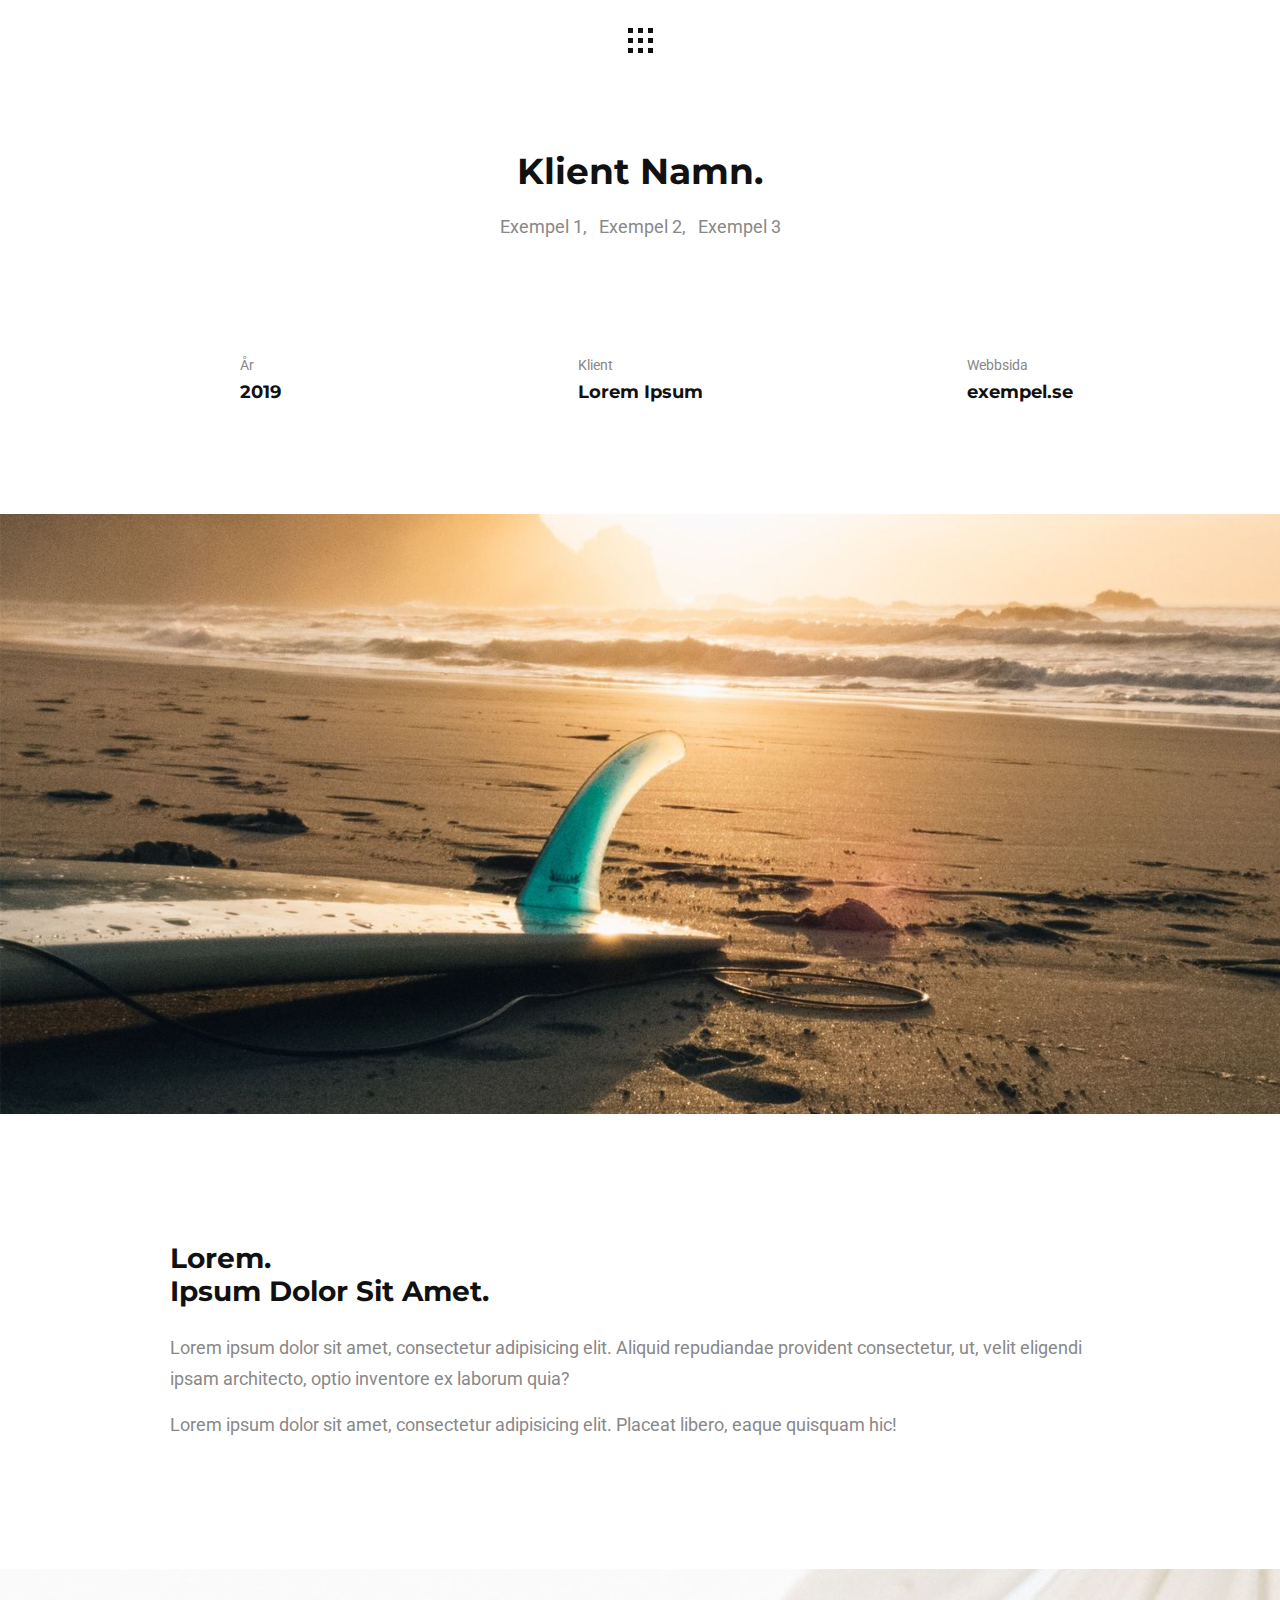
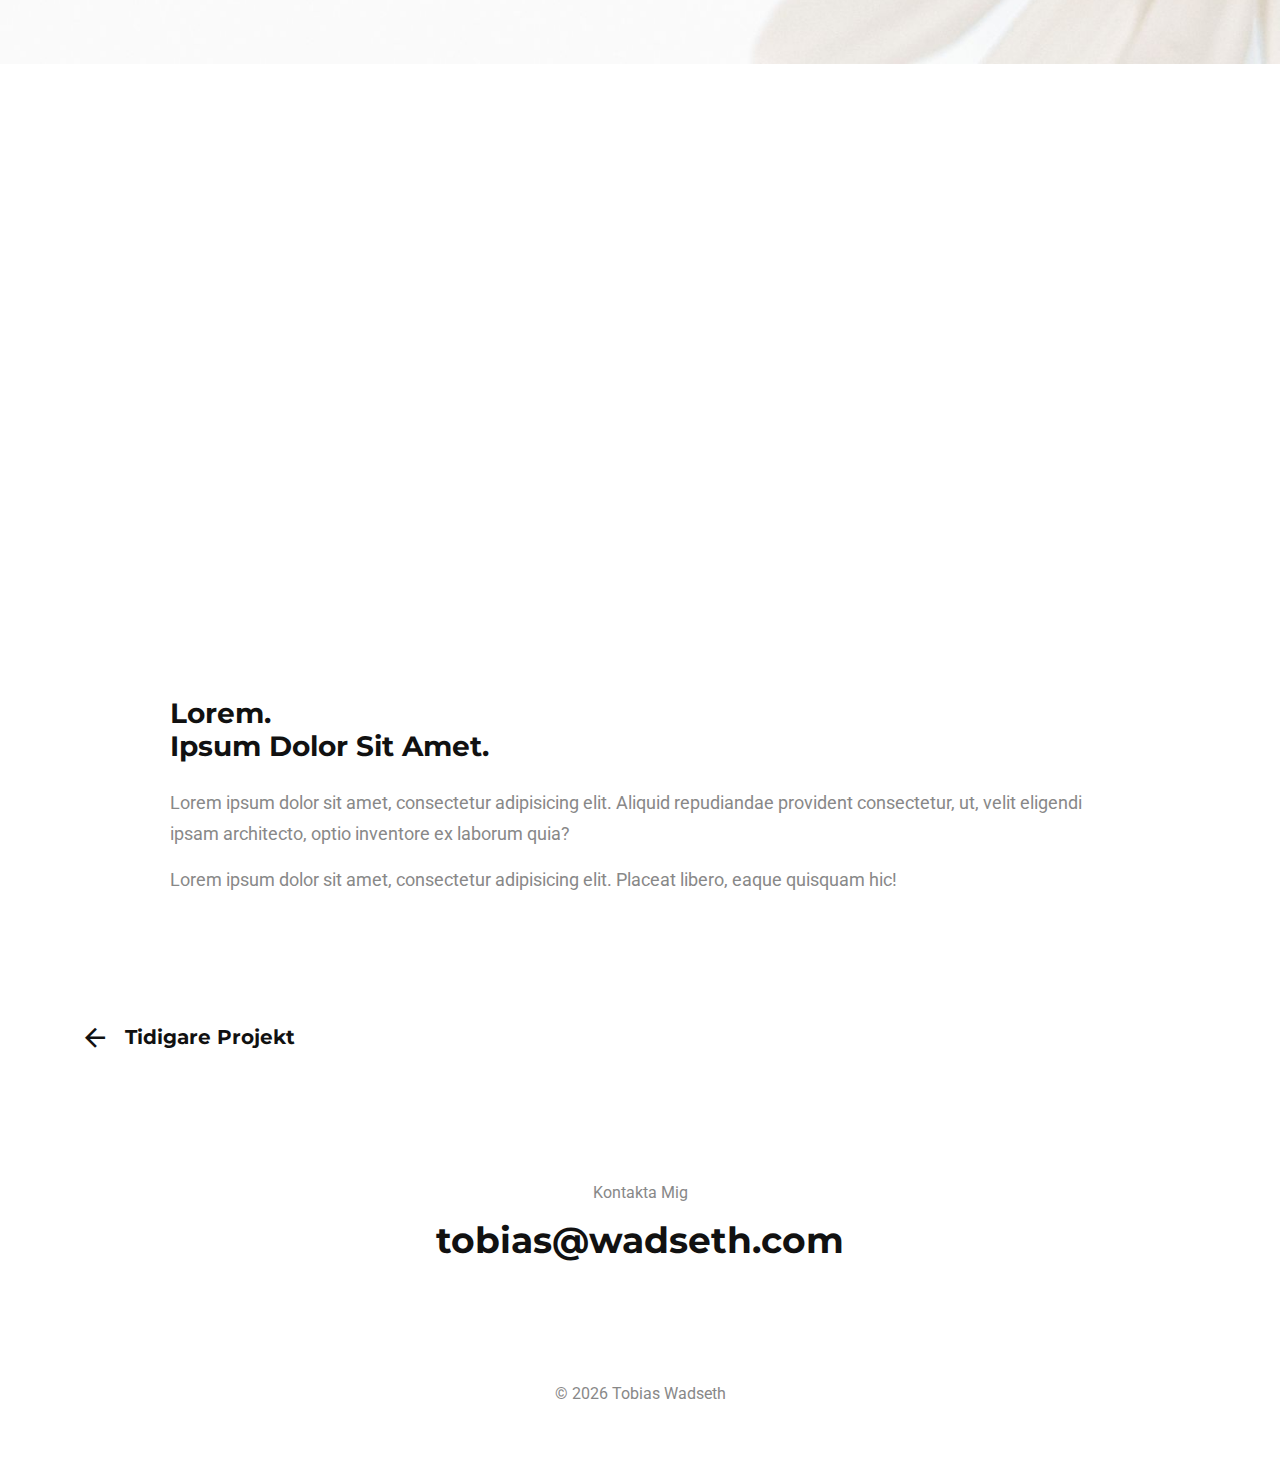
<file: wu1-final/portfolio/exempel3.html>
<!DOCTYPE html>
<html lang="sv">

<head>
    <meta name="robots" content="noindex, nofollow">
    <meta http-equiv="Content-Type" content="text/html" charset="UTF-8">
    <meta name="viewport" content="width=device-width, initial-scale=1.0, maximum-scale=1">
    <meta http-equiv="X-UA-Compatible" content="ie=edge">
    <title>Tobias Wadseth</title>

    <!-- Stylesheets -->
    <link rel="stylesheet" href="../assets/css/bootstrap.min.css" type="text/css" media="all">
    <!-- Font Awesome -->
    <link rel="stylesheet" href="../assets/css/all.min.css" type="text/css" media="all">
    <!-- IonIcons -->
    <link rel="stylesheet" href="../assets/css/ionicons.min.css" type="text/css" media="all">
    <!-- Egen -->
    <link rel="stylesheet" href="../assets/css/style.min.css" type="text/css" media="all">

    <!--[if lt IE 9]>
      <script src="https://oss.maxcdn.com/html5shiv/3.7.2/html5shiv.min.js"></script>
      <script src="https://oss.maxcdn.com/respond/1.4.2/respond.min.js"></script>
    <![endif]-->

</head>

<body>

    <!-- Custom cursor -->
    <div id="cursor"></div>

    <!-- Preloader -->
    <div id="preloader">
        <div class="loading-area">
            <h3>tobias.</h3>
            <span>laddar...</span>
        </div>
        <div class="left-side"></div>
        <div class="right-side"></div>
    </div>

    <!-- Overlay mörk meny -->
    <div class="overlay-menu d-flex align-items-start flex-column">

        <!-- Stäng ikon -->
        <nav class="navbar navbar-light">
            <div class="container">
                <!-- Stäng ikon -->
                <div class="close-icon">
                    <i class="ion-md-close"></i>
                </div>
            </div>
        </nav>

        <!-- Navigation meny -->
        <ul class="vertical-menu mt-auto">
            <li><a href="../">Portfolio</a>
                <ul class="submenu">
                    <li><a href="../portfolio/exempel1.html">Exempel 1</a></li>
                    <li><a href="../portfolio/exempel2.html">Exempel 2</a></li>
                    <li><a href="../portfolio/exempel3.html">Exempel 3</a></li>
                </ul>
            </li>
            <li><a href="../om.html">Om</a></li>
            <li><a href="../blogg.html">Blogg</a></li>
            <li><a href="../kontakt.html">Kontakt</a></li>
        </ul>

        <!-- Copyright -->
        <footer class="text-center mt-auto">
            <div class="container">
                <span class="copyright">© <span id="overlay-year"></span> Tobias Wadseth</span>
            </div>
        </footer>

    </div>

    <!-- Sid wrapper -->
    <div class="site-wrapper">

        <!-- Sid header -->
        <header>
            <nav class="navbar navbar-light">
                <div class="container d-flex">
                    <!-- Meny ikon -->
                    <div class="menu-icon justify-content-end">
                        <span></span>
                        <span></span>
                        <span></span>
                    </div>

                </div>
            </nav>
        </header>

        <!-- Innehåll -->
        <section class="content portfolio-single">
            <div class="container container-padding">

                <div class="title text-center">
                    <h1>Klient Namn.</h1>
                    <ul class="list-inline">
                        <li class="list-inline-item">Exempel 1,</li>
                        <li class="list-inline-item">Exempel 2,</li>
                        <li class="list-inline-item">Exempel 3</li>
                    </ul>
                </div>

            </div>

            <div class="portfolio-info">
                <div class="container">
                    <div class="row">
                        <div class="col-md-4">
                            <div class="item">
                                <div class="parent">
                                    <span>År</span>
                                    <h4>2019</h4>
                                </div>
                            </div>
                        </div>

                        <div class="col-md-4">
                            <div class="item">
                                <div class="parent">
                                    <span>Klient</span>
                                    <h4>Lorem Ipsum</h4>
                                </div>
                            </div>
                        </div>

                        <div class="col-md-4">
                            <div class="item">
                                <div class="parent">
                                    <span>Webbsida</span>
                                    <h4><a href="http://wadseth.com" target="_blank">exempel.se</a></h4>
                                </div>
                            </div>
                        </div>
                    </div>
                </div>
            </div>

            <div class="parallax-bg" data-image-src="../resources/images/portfolio/example3/portfolio-1.jpg" data-stellar-background-ratio="0.5"></div>

            <div class="container container-padding mt-15 mb-15">
                <h2 class="mt0 mb-4">Lorem.<br />Ipsum Dolor Sit Amet.</h2>
                <p>Lorem ipsum dolor sit amet, consectetur adipisicing elit. Aliquid repudiandae provident consectetur, ut, velit eligendi ipsam architecto, optio inventore ex laborum quia?</p>
                <p>Lorem ipsum dolor sit amet, consectetur adipisicing elit. Placeat libero, eaque quisquam hic!</p>
            </div>

            <div class="parallax-bg" data-image-src="../resources/images/portfolio/example3/portfolio-2.jpg" data-stellar-background-ratio="0.5"></div>

            <div class="container container-padding mt-15">
                <h2 class="mt-0 mb-4">Lorem.<br />Ipsum Dolor Sit Amet.</h2>
                <p>Lorem ipsum dolor sit amet, consectetur adipisicing elit. Aliquid repudiandae provident consectetur, ut, velit eligendi ipsam architecto, optio inventore ex laborum quia?</p>
                <p>Lorem ipsum dolor sit amet, consectetur adipisicing elit. Placeat libero, eaque quisquam hic!</p>
            </div>

            <div class="container clearfix">
                <div class="navigation">
                    <a href="exempel2.html" class="prev float-left"><i class="ion-md-arrow-back"></i>Tidigare Projekt</a>
                </div>
            </div>

        </section>

        <!-- Email -->
        <section class="cta text-center">
            <div class="container">
                <span>Kontakta Mig</span>
                <h2><a href="../kontakt.html">tobias@wadseth.com</a></h2>
            </div>
        </section>

        <!-- Sid footer -->
        <footer class="text-center">
            <div class="container">
                <!-- Copyright -->
                <span class="copyright">© <span id="year"></span> Tobias Wadseth</span>
            </div>
        </footer>
	</div>

    <!-- Go to top -->
    <a href="javascript:" id="return-to-top"><i class="ion-md-arrow-up"></i></a>

    <!-- Scripts -->
    <script src="../assets/js/jquery-1.12.3.min.js"></script>
    <script src="../assets/js/popper.min.js"></script>
    <script src="../assets/js/bootstrap.min.js"></script>
    <script src="../assets/js/masonry.pkgd.min.js"></script>
    <script src="../assets/js/imagesloaded.pkgd.min.js"></script>
    <script src="../assets/js/jquery.stellar.js"></script>
    <script src="../assets/js/infinite-scroll.min.js"></script>
    <script src="../assets/js/custom.js"></script>

</body>

</html>
</file>
<file: bitcoin/stylesheets/style.css>
/* Rotation animation */
@keyframes rotation {
    100% {
        -webkit-transform: rotate(360deg);
        transform:rotate(360deg);
    }
}

@font-face {
    font-family: VCR OSD Mono;
    src: url("../fonts/VCR_OSD_MONO.ttf");
}

/* Body */
body{
    background: #ffe09f;
    -moz-user-select: none;
    -webkit-user-select: none;
    -ms-user-select:none;
    user-select:none;
    -o-user-select:none;
}

.gameFullContent{
    width: 100%;
    display: flex;
}

/* Left Container */
.leftContainer{
    width: calc(100% * 0.25);
}

.version{
    font-family: VCR OSD Mono, cursive;
}

.resetButton{
    position: absolute;
    bottom: 5px;
    left: 5px;
    padding: 10px;
    border: 3px solid black;
    font-size: 12pt;
    font-family: VCR OSD Mono, cursive;
    background: #ffb84c;
    color: white;
    cursor: pointer;
}

/* Main Container */
/* THE BITCOIN IMAGE */
.mainGameContent{
    width: calc(100% * 0.5);
}

/* Right Container */
/* All items which you can buy */
.rightContainer{
    width: calc(100% * 0.25);
    border: 4px solid white;
    max-height: 96vh;
    overflow-y: auto;
    overflow-x: hidden;
}

.bitcoinAmountDisplay{
    text-align: center;
    font-family: VCR OSD Mono, cursive;
    font-size: 45pt;
    color: white;
    text-shadow: 1px 1px 1px black, 1px -1px 1px black, -1px 1px 1px black, -1px -1px 1px black;
    margin: 20px 0 0 0px;
}
.satoshiAmountDisplay {
    text-align: center;
    font-family: VCR OSD Mono, cursive;
    font-size: 15pt;
    color: white;
    text-shadow: 1px 1px 1px black, 1px -1px 1px black, -1px 1px 1px black, -1px -1px 1px black;
    padding: 0 !important;
    margin: 0 0 -15px 0px;
}
.bSecRate{
    text-align: center;
    font-family: VCR OSD Mono, cursive;
    font-size: 25pt;
    color: white;
    text-shadow: 1px 1px 1px black, 1px -1px 1px black, -1px 1px 1px black, -1px -1px 1px black
}

/* BITCOIN */
.bitcoin{
    width: 25%;
    display: block;
    position: absolute;
    left: 30%;
    right: 30%;
    margin: 0 auto;
    top: 25%;
    transition: width 0.2s ease-in-out, top 0.2s ease-in-out;
    animation: rotation 20s linear infinite;
    border-radius: 500px;
}
.bitcoin:hover{
    width: 27%;
    top: 23%;
    transition: width 0.2s ease-in-out, top 0.2s ease-in-out;
    cursor:pointer;
}
.bitcoin:active{
    width: 23%;
    top: 27%;
    transition: width 0.2s ease-in-out, top 0.2s ease-in-out;
}

/* Item list */
.purchaseList{
    list-style-type: none;
    font-family: "VCR OSD Mono", cursive;
    margin: 0;
    padding: 0;
}

/* Optimization for smaller screens */

@media screen and (max-width: 767px) {
    /* BITCOIN */
    .bitcoin{
        width: 35%;
        display: block;
        position: absolute;
        left: 30%;
        right: 30%;
        margin: 0 auto;
        top: 35%;
        transition: width 0.2s ease-in-out, top 0.2s ease-in-out;
        animation: rotation 20s linear infinite;
        border-radius: 500px;
    }
    .bitcoin:hover{
        width: 37%;
        top: 33%;
        transition: width 0.2s ease-in-out, top 0.2s ease-in-out;
        cursor: pointer;
    }
    .bitcoin:active{
        width: 33%;
        top: 37%;
        transition: width 0.2s ease-in-out, top 0.2s ease-in-out;
    }
}

/* Item list item */
.purchaseItem{
    width: 99%;
    border-top: 3px solid white;
    border-bottom: 3px solid white;
    border-right: 3px solid white;
    padding-left: 10px;
    background: linear-gradient(#ffe09f, #ffb84c);
}
.purchaseItem:hover{
    background: linear-gradient(90deg, #ffe09f, #ffb84c);
    cursor: pointer;
}
.amountOfItem{
    float: right;
    font-size: 66pt;
    margin-right: 15px;
    color: rgba(0,0,0,.4);
    margin-top: -10px;
    margin-bottom: -50px;
}
.itemHeadline{
    font-size: 20pt;
    font-weight: bold;
    margin-bottom: 0px;
    margin-top: 10px;
    color: white;
    text-shadow: 1px 1px 1px black, 1px -1px 1px black, -1px 1px 1px black, -1px -1px 1px black;
}
</file>
<file: wu1-final/assets/css/style.min.css>
@import url("https://fonts.googleapis.com/css?family=Montserrat:400,400i,500,500i,600,600i,700,700i,800,800i|Roboto:400,400i,500,500i,700,700i,900,900i");

body {
    color: #888;
    background-color: #fff;
    font-family: "Roboto", sans-serif;
    font-size: 16px;
    overflow-x: hidden;
    -webkit-font-smoothing: antialiased;
    -moz-osx-font-smoothing: grayscale
}

img {
    max-width: 100%;
    height: auto
}

.text-center {
    text-align: center
}

.text-left {
    text-align: left
}

.text-right {
    text-align: right
}

.relative {
    position: relative
}

::selection {
    color: #FFF;
    background: #111
}

::-moz-selection {
    color: #FFF;
    background: #111
}

#cursor {
    display: none;
    position: absolute;
    width: 24px;
    height: 24px;
    border: 3px #111 solid;
    border-radius: 100%;
    transition: all 20ms cubic-bezier(0.77, 0, 0.175, 1);
    transition: transform 200ms cubic-bezier(0.77, 0, 0.175, 1);
    pointer-events: none
}

h1,
h2,
h3,
h4,
h5,
h6 {
    color: #111;
    font-family: "Montserrat", sans-serif;
    font-weight: 700;
    margin: 20px 0
}

h1 {
    font-size: 36px
}

h2 {
    font-size: 28px
}

h3 {
    font-size: 24px
}

h4 {
    font-size: 18px
}

a {
    color: #111;
    outline: 0;
    -webkit-transition: all .2s ease-in-out;
    -moz-transition: all .2s ease-in-out;
    transition: all .2s ease-in-out
}

a:hover {
    color: #FF8CAA;
    text-decoration: none
}

a:focus {
    outline: 0
}

p {
    line-height: 1.7
}

.container-padding {
    padding-left: 100px;
    padding-right: 100px
}

.mt-6 {
    margin-top: 3.5rem !important
}

.mt-7 {
    margin-top: 4rem !important
}

.mt-8 {
    margin-top: 4.5rem !important
}

.mt-9 {
    margin-top: 5rem !important
}

.mt-10 {
    margin-top: 5.5rem !important
}

.mt-11 {
    margin-top: 6rem !important
}

.mt-12 {
    margin-top: 6.5rem !important
}

.mt-13 {
    margin-top: 7rem !important
}

.mt-14 {
    margin-top: 7.5rem !important
}

.mt-15 {
    margin-top: 8rem !important
}

.mb-6 {
    margin-bottom: 3.5rem !important
}

.mb-7 {
    margin-bottom: 4rem !important
}

.mb-8 {
    margin-bottom: 4.5rem !important
}

.mb-9 {
    margin-bottom: 5rem !important
}

.mb-10 {
    margin-bottom: 5.5rem !important
}

.mb-11 {
    margin-bottom: 6rem !important
}

.mb-12 {
    margin-bottom: 6.5rem !important
}

.mb-13 {
    margin-bottom: 7rem !important
}

.mb-14 {
    margin-bottom: 7.5rem !important
}

.mb-15 {
    margin-bottom: 8rem !important
}

.content ul {
    list-style: none;
    padding-left: 0
}

.content ul li {
    padding-top: 5px;
    padding-bottom: 5px
}

.content ul li:before {
    content: '\f284';
    color: #FF8CAA;
    font-family: 'Ionicons';
    padding-right: 40px
}

.navbar {
    padding: 40px 0 0 0
}

.navbar-brand {
    padding-top: 0;
    padding-bottom: 0
}

.menu-icon {
    cursor: pointer;
    padding-left: 10px;
    position: absolute;
    left: 50%;
    margin-left: -12.5px;
    width: 25px
}

.menu-icon span {
    display: block;
    background: #111;
    height: 5px;
    width: 5px;
    -webkit-transition: all .1s ease-in-out;
    -moz-transition: all .1s ease-in-out;
    transition: all .1s ease-in-out
}

.menu-icon span:before {
    content: '';
    display: block;
    background: #111;
    height: 5px;
    position: relative;
    right: -10px;
    width: 5px;
    -webkit-transition: all .1s ease-in-out;
    -moz-transition: all .1s ease-in-out;
    transition: all .1s ease-in-out
}

.menu-icon span:after {
    content: '';
    display: block;
    background: #111;
    height: 5px;
    position: relative;
    left: -10px;
    top: -5px;
    width: 5px;
    -webkit-transition: all .1s ease-in-out;
    -moz-transition: all .1s ease-in-out;
    transition: all .1s ease-in-out
}

.menu-icon span:nth-child(2) {
    margin: 5px 0
}

.menu-icon:hover span:nth-child(2) {
    margin: 7px 0
}

.menu-icon:hover span:before {
    right: -12px
}

.menu-icon:hover span:after {
    left: -12px
}

.overlay-menu {
    position: fixed;
    height: 100%;
    visibility: hidden;
    width: 100%;
    z-index: 5
}

.overlay-menu.opened {
    visibility: visible
}

.overlay-menu.opened:after {
    bottom: 0
}

.overlay-menu.opened .navbar {
    opacity: 1;
    visibility: visible;
    transition-delay: .5s
}

.overlay-menu.opened .vertical-menu li {
    opacity: 1;
    bottom: 0
}

.overlay-menu.opened footer {
    opacity: 1;
    margin: 0 0 50px;
    transition-delay: 1s
}

.overlay-menu .vertical-menu li:nth-child(1n) {
    transition-delay: .2s
}

.overlay-menu .vertical-menu li:nth-child(2n) {
    transition-delay: .4s
}

.overlay-menu .vertical-menu li:nth-child(3n) {
    transition-delay: .6s
}

.overlay-menu .vertical-menu li:nth-child(4n) {
    transition-delay: .8s
}

.overlay-menu .vertical-menu li:nth-child(5n) {
    transition-delay: 1s
}

.overlay-menu .vertical-menu li:nth-child(6n) {
    transition-delay: 1.2s
}

.overlay-menu .vertical-menu li:nth-child(7n) {
    transition-delay: 1.4s
}

.overlay-menu .vertical-menu li:nth-child(8n) {
    transition-delay: 1.6s
}

.overlay-menu .vertical-menu li:nth-child(9n) {
    transition-delay: 1.8s
}

.overlay-menu .vertical-menu li:nth-child(10n) {
    transition-delay: 2s
}

.overlay-menu:after {
    content: '';
    background: #111;
    bottom: -100%;
    height: 100%;
    position: absolute;
    width: 100%;
    z-index: 5;
    -webkit-transition: all .5s ease-in-out;
    -moz-transition: all .5s ease-in-out;
    transition: all .5s ease-in-out
}

.overlay-menu .navbar {
    opacity: 0;
    visibility: hidden;
    width: 100%;
    z-index: 6;
    -webkit-transition: all .2s ease-in-out;
    -moz-transition: all .2s ease-in-out;
    transition: all .2s ease-in-out
}

.overlay-menu .close-icon {
    color: #FFF;
    font-size: 30px;
    cursor: pointer;
    position: absolute;
    left: 50%;
    margin-left: -10px
}

.overlay-menu footer {
    opacity: 0;
    width: 100%;
    margin: 0 0 40px;
    z-index: 6;
    -webkit-transition: all .3s ease-in-out;
    -moz-transition: all .3s ease-in-out;
    transition: all .3s ease-in-out
}

.overlay-menu .vertical-menu {
    list-style: none;
    padding: 0;
    margin: 0;
    text-align: center;
    width: 100%;
    z-index: 6
}

.overlay-menu .vertical-menu li.openmenu>a {
    color: #FFF
}

.overlay-menu .vertical-menu li.openmenu .switch {
    -webkit-transform: rotate(45deg);
    -moz-transform: rotate(45deg);
    -ms-transform: rotate(45deg);
    -o-transform: rotate(45deg);
    transform: rotate(45deg)
}

.overlay-menu .vertical-menu li {
    padding: 4px 0;
    position: relative;
    list-style: none;
    opacity: 0;
    bottom: -10px;
    -webkit-transition: all .2s ease-in-out;
    -moz-transition: all .2s ease-in-out;
    transition: all .2s ease-in-out
}

.overlay-menu .vertical-menu li .switch {
    font-size: 30px;
    display: inline-block;
    padding: 0 14px;
    line-height: 1;
    cursor: pointer;
    color: #FFF;
    position: absolute;
    top: 24px;
    -webkit-transform: rotate(0deg);
    -moz-transform: rotate(0deg);
    -ms-transform: rotate(0deg);
    -o-transform: rotate(0deg);
    transform: rotate(0deg);
    -webkit-transition: all 0.2s ease-in-out;
    -moz-transition: all 0.2s ease-in-out;
    transition: all 0.2s ease-in-out;
    -webkit-backface-visibility: hidden
}

.overlay-menu .vertical-menu li a {
    color: #FFF;
    font-family: "Montserrat", sans-serif;
    font-size: 40px;
    font-weight: 700;
    width: 100%;
    text-decoration: none;
    position: relative
}

.overlay-menu .vertical-menu li a:after {
    content: '';
    background: #FFF;
    width: 0;
    height: 5px;
    left: 0;
    bottom: -10px;
    position: absolute;
    -webkit-transition: all .3s ease-in-out;
    -moz-transition: all .3s ease-in-out;
    transition: all .3s ease-in-out
}

.overlay-menu .vertical-menu li a:hover:after {
    width: 100%;
    height: 5px
}

.overlay-menu .vertical-menu li a:hover {
    color: #FFF
}

.overlay-menu .submenu {
    display: none;
    padding: 0
}

.overlay-menu .submenu li a {
    color: #FFF;
    font-size: 18px;
    font-weight: 700
}

.overlay-menu .submenu li a:after {
    height: 3px
}

.overlay-menu .submenu li a:hover:after {
    width: 100%;
    height: 3px
}

.overlay-menu .submenu li a:hover {
    color: #FFF
}

#preloader {
    height: 100%;
    position: fixed;
    width: 100%;
    z-index: 99
}

#preloader.loaded {
    visibility: hidden
}

#preloader.loaded .left-side {
    transform: translateX(-100%);
    transition-delay: 1s
}

#preloader.loaded .right-side {
    transform: translateX(100%);
    transition-delay: 1s
}

#preloader.loaded .loading-area {
    opacity: 0
}

#preloader .left-side,
#preloader .right-side {
    background: #111;
    height: 100%;
    position: absolute;
    width: 50%;
    -webkit-transition: all .6s ease-in-out;
    -moz-transition: all .6s ease-in-out;
    transition: all .6s ease-in-out
}

#preloader .left-side {
    left: 0
}

#preloader .right-side {
    right: 0
}

#preloader .loading-area {
    opacity: 1;
    position: absolute;
    width: 50%;
    top: 50%;
    left: 50%;
    transform: translate(-50%, -50%);
    text-align: center;
    z-index: 1;
    -webkit-transition: all .3s ease-in-out;
    -moz-transition: all .3s ease-in-out;
    transition: all .3s ease-in-out
}

#preloader .loading-area h3 {
    color: #FFF;
    font-size: 60px;
    margin: 0 0 10px
}

#preloader .loading-area span {
    color: #999;
    font-size: 16px;
    letter-spacing: 0.5em;
    animation-name: flash;
    -webkit-animation-delay: 0.5s;
    -moz-animation-delay: 0.5s;
    animation-delay: 0.5s;
    -webkit-animation-duration: 2.85s;
    -moz-animation-duration: 2.85s;
    animation-duration: 2.85s;
    -webkit-animation-iteration-count: infinite;
    -moz-animation-iteration-count: infinite;
    animation-iteration-count: infinite
}

@keyframes flash {

    from,
    50%,
    to {
        opacity: 1
    }

    25%,
    75% {
        opacity: 0.2
    }
}

.home-text {
    margin: 180px 0 190px
}

.home-text h2 {
    font-size: 40px;
    margin: 0 0 20px
}

.home-text span {
    color: #888;
    font-size: 20px
}

.home-portfolio {
    margin-top: -40px
}

.home-portfolio .grid-item:nth-child(2) {
    margin-top: 50px
}

.portfolio-item {
    margin: 40px 25px;
    position: relative
}

.portfolio-item .hover {
    position: absolute;
    height: 100%;
    width: 100%
}

.portfolio-item .hover .info {
    color: #FFF;
    height: 100%;
    padding: 30px;
    position: relative;
    z-index: 1
}

.portfolio-item .hover .info a {
    color: #FFF;
    text-decoration: none
}

.portfolio-item .hover .info h3 {
    margin: 0 0 10px;
    opacity: 0;
    position: relative;
    bottom: -20px;
    -webkit-transition: all .3s ease-in-out;
    -moz-transition: all .3s ease-in-out;
    transition: all .3s ease-in-out
}

.portfolio-item .hover .info h3 a {
    color: #FFF;
    text-decoration: none;
    margin-left: 0;
    -webkit-transition: all .2s ease-in-out;
    -moz-transition: all .2s ease-in-out;
    transition: all .2s ease-in-out
}

.portfolio-item .hover .info h3 a:hover {
    margin-left: 10px
}

.portfolio-item .hover .info span {
    color: #B5B5B5;
    font-size: 14px;
    opacity: 0;
    position: relative;
    bottom: -20px;
    -webkit-transition: all .3s ease-in-out;
    -moz-transition: all .3s ease-in-out;
    transition: all .3s ease-in-out
}

.portfolio-item .hover .info .icons {
    font-size: 24px;
    position: absolute;
    bottom: 20px;
    left: 0;
    width: 100%
}

.portfolio-item .hover .info .icons .more-link {
    display: inline-block;
    position: relative;
    left: 0;
    line-height: 0;
    -webkit-transition: all .2s ease-in-out;
    -moz-transition: all .2s ease-in-out;
    transition: all .2s ease-in-out
}

.portfolio-item .hover .info .icons .more-link:hover {
    left: 10px
}

.portfolio-item .hover .info .icons i:nth-child(1) {
    float: left;
    opacity: 0;
    transform: scale(0);
    -webkit-transition: all .2s ease-in-out;
    -moz-transition: all .2s ease-in-out;
    transition: all .2s ease-in-out
}

.portfolio-item .hover .info .icons i:nth-child(2) {
    cursor: pointer;
    float: right;
    opacity: 0;
    line-height: 0;
    margin-right: 30px;
    transform: scale(0);
    -webkit-transition: all .1s ease-in-out;
    -moz-transition: all .1s ease-in-out;
    transition: all .1s ease-in-out
}

.portfolio-item .hover .overlay span {
    background: #000;
    opacity: 0;
    display: block;
    height: 50%;
    position: absolute;
    width: 50%;
    -webkit-transition: all .2s ease-in-out;
    -moz-transition: all .2s ease-in-out;
    transition: all .2s ease-in-out
}

.portfolio-item .hover .overlay span:nth-child(1) {
    left: 0;
    top: 0
}

.portfolio-item .hover .overlay span:nth-child(2) {
    right: 0;
    top: 0
}

.portfolio-item .hover .overlay span:nth-child(3) {
    left: 0;
    bottom: 0
}

.portfolio-item .hover .overlay span:nth-child(4) {
    right: 0;
    bottom: 0
}

.portfolio-item:hover .info h3 {
    opacity: 1;
    bottom: 0;
    transition-delay: .1s
}

.portfolio-item:hover .info span {
    opacity: 1;
    bottom: 0;
    transition-delay: .3s
}

.portfolio-item:hover .info .icons i:nth-child(1) {
    margin-left: 30px;
    opacity: 1;
    transition-delay: .5s;
    transform: scale(1)
}

.portfolio-item:hover .info .icons i:nth-child(2) {
    opacity: 1;
    transform: scale(1);
    transition-delay: .4s
}

.portfolio-item:hover .overlay span {
    opacity: .9
}

.portfolio-item:hover .overlay span:nth-child(2) {
    transition-delay: .1s
}

.portfolio-item:hover .overlay span:nth-child(3) {
    transition-delay: .3s
}

.portfolio-item:hover .overlay span:nth-child(4) {
    transition-delay: .2s
}

.portfolio-single .title {
    margin-bottom: 110px;
    margin-top: 110px
}

.portfolio-single .title h1 {
    margin: 0 0 20px
}

.portfolio-single .title ul {
    margin-bottom: 0
}

.portfolio-single .title ul li {
    padding-top: 0;
    padding-bottom: 0
}

.portfolio-single .title ul li:before {
    content: '';
    display: none
}

.portfolio-single .portfolio-info {
    margin-bottom: 110px
}

.portfolio-single .portfolio-info .item {
    display: grid
}

.portfolio-single .portfolio-info .item h4 {
    margin: 5px 0 0
}

.portfolio-single .portfolio-info .item span {
    font-size: 14px
}

.portfolio-single .portfolio-info .item .parent {
    margin: 0 auto
}

.portfolio-single .navigation {
    margin-top: 120px
}

.portfolio-single .navigation a {
    font-family: "Montserrat", sans-serif;
    font-size: 20px;
    font-weight: bold;
    vertical-align: middle
}

.portfolio-single .navigation a i {
    font-size: 30px;
    vertical-align: middle;
    transform: translateX(0);
    position: relative
}

.portfolio-single .navigation a.prev i {
    margin-right: 20px
}

.portfolio-single .navigation a.next i {
    margin-left: 20px
}

.load-more {
    margin-top: 20px;
    position: relative
}

.load-more button {
    cursor: pointer;
    background: transparent;
    border: 0;
    vertical-align: middle;
    font-size: 50px;
    line-height: 0;
    outline: 0
}

#infscr-loading {
    position: absolute;
    left: 50%;
    margin-left: -15px;
    bottom: 10px
}

#infscr-loading img {
    display: none
}

.loader {
    height: 32px;
    width: 32px;
    -webkit-animation: loader-1-1 4.8s linear infinite;
    animation: loader-1-1 4.8s linear infinite
}

@-webkit-keyframes loader-1 {
    0% {
        -webkit-transform: rotate(0deg)
    }

    100% {
        -webkit-transform: rotate(360deg)
    }
}

@keyframes loader-1 {
    0% {
        transform: rotate(0deg)
    }

    100% {
        transform: rotate(360deg)
    }
}

.loader span {
    display: block;
    position: absolute;
    top: 0;
    left: 0;
    bottom: 0;
    right: 0;
    margin: auto;
    height: 32px;
    width: 32px;
    clip: rect(0, 32px, 32px, 16px);
    -webkit-animation: loader-2 1.2s linear infinite;
    animation: loader-2 1.2s linear infinite
}

@-webkit-keyframes loader-2 {
    0% {
        -webkit-transform: rotate(0deg)
    }

    100% {
        -webkit-transform: rotate(220deg)
    }
}

@keyframes loader-2 {
    0% {
        transform: rotate(0deg)
    }

    100% {
        transform: rotate(220deg)
    }
}

.loader span::after {
    content: "";
    position: absolute;
    top: 0;
    left: 0;
    bottom: 0;
    right: 0;
    margin: auto;
    height: 32px;
    width: 32px;
    clip: rect(0, 32px, 32px, 16px);
    border: 3px solid #111;
    border-radius: 50%;
    -webkit-animation: loader-3 1.2s cubic-bezier(0.77, 0, 0.175, 1) infinite;
    animation: loader-3 1.2s cubic-bezier(0.77, 0, 0.175, 1) infinite
}

@-webkit-keyframes loader-3 {
    0% {
        -webkit-transform: rotate(-140deg)
    }

    50% {
        -webkit-transform: rotate(-160deg)
    }

    100% {
        -webkit-transform: rotate(140deg)
    }
}

@keyframes loader-3 {
    0% {
        transform: rotate(-140deg)
    }

    50% {
        transform: rotate(-160deg)
    }

    100% {
        transform: rotate(140deg)
    }
}

.cta {
    margin-top: 120px
}

.cta h2 {
    font-size: 36px;
    margin: 0
}

.cta h2 a {
    text-decoration: none;
    position: relative
}

.cta h2 a:after {
    content: '';
    background: #111;
    width: 0;
    height: 4px;
    left: 0;
    bottom: -10px;
    position: absolute;
    -webkit-transition: all .3s ease-in-out;
    -moz-transition: all .3s ease-in-out;
    transition: all .3s ease-in-out
}

.cta h2 a:hover {
    color: #111
}

.cta h2 a:hover:after {
    width: 100%;
    height: 5px
}

.cta span {
    color: #888;
    font-size: 16px;
    display: block;
    margin-bottom: 14px
}

footer {
    margin-top: 120px;
    margin-bottom: 60px
}

footer .copyright {
    font-size: 16px;
    color: #888
}

.page-header {
    padding-top: 180px;
    padding-bottom: 180px
}

.page-header h1 {
    margin: 0
}

.page-header p {
    font-size: 18px;
    margin-top: 10px;
    margin-bottom: 0
}

.content {
    font-size: 18px
}

.blog-content {
    margin: 200px 0
}

article.blog-item {
    margin-bottom: 150px
}

article.blog-item:last-of-type {
    margin-bottom: 0
}

article.blog-item header {
    padding-left: 70px;
    padding-right: 70px;
    margin-bottom: 40px
}

article.blog-item header .title {
    margin: 0 0 20px
}

article.blog-item header .title a {
    text-decoration: none
}

article.blog-item header .title a:hover {
    color: #111
}

article.blog-item .meta {
    font-size: 14px;
    color: #888;
    margin-bottom: 0
}

article.blog-item .meta li a {
    color: #888
}

article.blog-item .meta li a:hover {
    color: #111;
    text-decoration: none
}

article.blog-item .meta li:before {
    content: '';
    padding: 0
}

article.blog-item .meta li:after {
    content: '';
    background: #FF8CAA;
    border-radius: 100%;
    display: inline-block;
    margin-left: 25px;
    vertical-align: middle;
    height: 4px;
    width: 4px
}

article.blog-item .meta li.list-inline-item:not(:last-child) {
    margin-right: 25px
}

article.blog-item .meta li:last-child:after {
    content: '';
    display: none
}

article.blog-item.is-single .content {
    font-size: 18px;
    padding-left: 70px;
    padding-right: 70px;
    margin-top: 50px;
    margin-bottom: 50px
}

.btn {
    border-radius: 0;
    font-family: "Montserrat", sans-serif;
    font-size: 14px;
    font-weight: 700;
    overflow: hidden;
    padding: 13px 40px;
    position: relative
}

.btn:focus {
    outline: 0
}

.btn-default {
    color: #FFF;
    background: #FF8CAA;
    display: inline-block;
    vertical-align: middle;
    position: relative
}

.btn-default:hover {
    color: #FFF;
    background: #111
}

.btn-full {
    text-align: center;
    width: 100%
}

.btn-group-lg>.btn,
.btn-lg {
    padding: 29px 30px;
    font-size: 16px;
    font-weight: 700;
    line-height: 0
}

.btn-sm {
    padding: 17px 16px;
    font-size: 12px;
    line-height: 0
}

.btn-xs {
    padding: 12px 10px;
    font-size: 12px;
    line-height: 0
}

@-webkit-keyframes pulse {
    from {
        -webkit-transform: scale3d(1, 1, 1);
        transform: scale3d(1, 1, 1)
    }

    50% {
        -webkit-transform: scale3d(1.05, 1.05, 1.05);
        transform: scale3d(1.05, 1.05, 1.05)
    }

    to {
        -webkit-transform: scale3d(1, 1, 1);
        transform: scale3d(1, 1, 1)
    }
}

@keyframes pulse {
    from {
        -webkit-transform: scale3d(1, 1, 1);
        transform: scale3d(1, 1, 1)
    }

    50% {
        -webkit-transform: scale3d(1.05, 1.05, 1.05);
        transform: scale3d(3, 3, 3)
    }

    to {
        -webkit-transform: scale3d(1, 1, 1);
        transform: scale3d(1, 1, 1)
    }
}

.pulse {
    -webkit-animation-name: pulse;
    animation-name: pulse;
    -webkit-animation-duration: 1s;
    animation-duration: 1s;
    -webkit-animation-fill-mode: both;
    animation-fill-mode: both
}

form .row {
    margin: 0
}

form .column {
    padding-left: 0;
    padding-right: 0;
    margin-left: -1px;
    margin-bottom: -1px
}

form .btn {
    margin-top: 30px;
    margin-left: -1px
}

form .btn.disabled {
    opacity: 1
}

form .help-block.with-errors {
    position: absolute;
    top: 2px;
    font-size: 10px;
    left: 45px;
    color: red
}

form .help-block.with-errors ul {
    margin: 0
}

form .help-block.with-errors ul li {
    padding: 0
}

form .help-block.with-errors ul li:before {
    content: '';
    display: none
}

.form-control {
    display: block;
    border-radius: 0;
    width: 100%;
    height: 60px;
    padding: 29px 44px;
    font-size: 16px;
    font-weight: 400;
    line-height: 1.6;
    color: #111;
    background-color: #FFF;
    background-image: none;
    border: solid 1px #EEE;
    -webkit-box-shadow: none;
    box-shadow: none
}

.form-control:focus {
    border-color: #EEE;
    outline: 0;
    -webkit-box-shadow: none;
    box-shadow: none
}

.form-group {
    margin-bottom: 0
}

.form-control::-webkit-input-placeholder {
    color: #888
}

.form-control::-moz-placeholder {
    color: #888
}

.form-control:-ms-input-placeholder {
    color: #888
}

.form-control:-moz-placeholder {
    color: #888
}

.alert {
    padding: 15px;
    margin-bottom: 20px;
    border: 1px solid transparent;
    border-radius: 0
}

.alert-dismissable .close,
.alert-dismissible .close {
    position: relative;
    top: 0;
    right: 0;
    color: inherit
}

nav.pagination-outer {
    margin-top: 120px
}

.pagination .page-item {
    margin: 0 10px
}

.pagination .page-item.disabled .page-link {
    color: #111;
    pointer-events: none;
    cursor: auto;
    background-color: transparent;
    border-color: transparent
}

.pagination .page-item.disabled .page-link:after {
    opacity: 1;
    bottom: -10px
}

.pagination .page-link {
    font-family: "Montserrat", sans-serif;
    font-size: 18px;
    font-weight: 700;
    position: relative;
    display: block;
    padding: 0;
    margin-left: 0;
    line-height: 1.25;
    color: #111;
    background-color: transparent;
    border: 0
}

.pagination .page-link:after {
    content: '';
    background: #111;
    bottom: -20px;
    left: 0;
    opacity: 0;
    display: block;
    height: 3px;
    position: absolute;
    width: 100%;
    -webkit-transition: all .2s ease-in-out;
    -moz-transition: all .2s ease-in-out;
    transition: all .2s ease-in-out
}

.pagination .page-link:hover:after {
    bottom: -10px;
    opacity: 1
}

#return-to-top {
    position: fixed;
    bottom: 100px;
    right: 30px;
    width: 35px;
    height: 35px;
    display: block;
    text-decoration: none;
    -webkit-border-radius: 0;
    -moz-border-radius: 0;
    border-radius: 50%;
    border: solid 2px #111;
    display: none;
    z-index: 4;
    -webkit-transition: all .1s ease-in-out;
    -moz-transition: all .1s ease-in-out;
    transition: all .1s ease-in-out
}

#return-to-top i {
    color: #111;
    margin: 0;
    position: relative;
    left: 8.5px;
    top: 1px;
    font-size: 20px;
    -webkit-transition: all .1s ease-in-out;
    -moz-transition: all .1s ease-in-out;
    transition: all .1s ease-in-out
}

#return-to-top:hover {
    background: #FF8CAA;
    border-color: #FF8CAA
}

#return-to-top:hover i {
    color: #fff
}

.parallax-bg {
    background-attachment: fixed;
    background-repeat: no-repeat;
    background-size: cover;
    height: 600px;
    width: 100%
}

@media only screen and (min-width: 575px) and (max-width: 991px) {
    .portfolio-item {
        margin: 10px 0
    }
}

@media only screen and (max-width: 767px) {
    #cursor {
        display: none !important
    }

    header .menu-icon {
        position: relative;
        left: auto
    }

    .container-padding {
        padding-left: 15px;
        padding-right: 15px
    }

    .overlay-menu .close-icon {
        position: relative;
        left: auto
    }

    .overlay-menu .vertical-menu li a {
        font-size: 20px
    }

    .overlay-menu .vertical-menu li .switch {
        font-size: 20px;
        top: 10px
    }

    .overlay-menu .vertical-menu .submenu li a {
        font-size: 14px
    }

    .home-text {
        margin: 80px 0
    }

    .portfolio-single .title {
        margin-bottom: 60px;
        margin-top: 60px
    }

    .portfolio-single .portfolio-info {
        margin-bottom: 60px
    }

    .portfolio-single .portfolio-info .item {
        display: block;
        text-align: center;
        padding-top: 10px;
        padding-bottom: 10px
    }
}

@media only screen and (max-width: 575px) {
    .portfolio-item {
        max-width: 300px;
        margin-left: auto;
        margin-right: auto
    }

    .blog-content {
        margin: 120px 0
    }

    .page-header {
        padding-top: 120px;
        padding-bottom: 120px
    }

    .home-portfolio .grid-item:nth-child(2) {
        margin-top: 0
    }

    .parallax-bg {
        height: 300px
    }

    article.blog-item footer,
    article.blog-item header,
    article.blog-item.is-single .content {
        padding-left: 0;
        padding-right: 0
    }

    .portfolio-single .navigation a {
        font-size: 16px
    }

    .portfolio-single .navigation a i {
        font-size: 20px
    }
}
</file>
